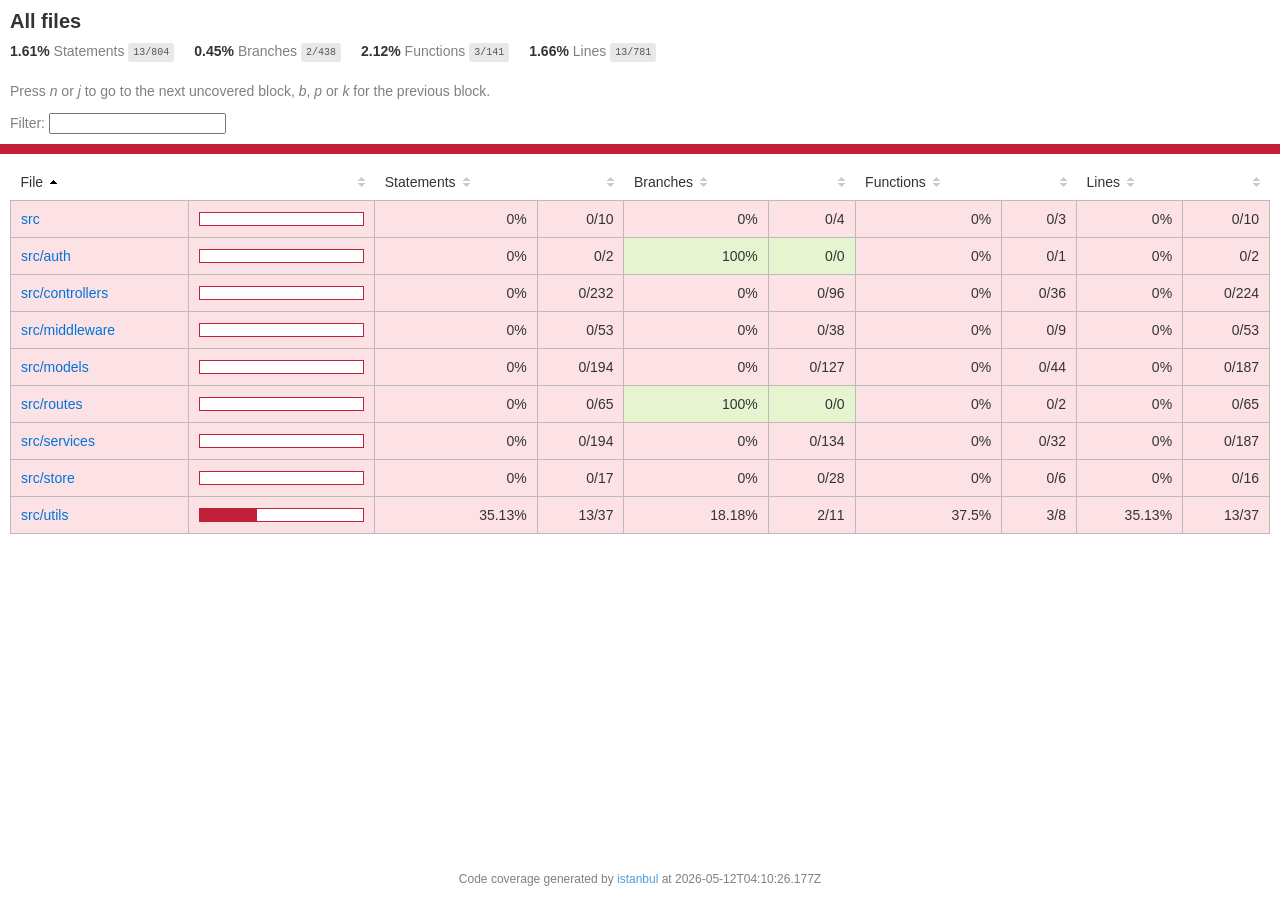
<file: BACKEND/server/coverage/lcov-report/index.html>
<!doctype html>
<html lang="en">

<head>
    <title>Code coverage report for All files</title>
    <meta charset="utf-8" />
    <link rel="stylesheet" href="prettify.css" />
    <link rel="stylesheet" href="base.css" />
    <link rel="shortcut icon" type="image/x-icon" href="favicon.png" />
    <meta name="viewport" content="width=device-width, initial-scale=1" />
    <style type='text/css'>
        .coverage-summary .sorter {
            background-image: url(sort-arrow-sprite.png);
        }
    </style>
</head>
    
<body>
<div class='wrapper'>
    <div class='pad1'>
        <h1>All files</h1>
        <div class='clearfix'>
            
            <div class='fl pad1y space-right2'>
                <span class="strong">1.61% </span>
                <span class="quiet">Statements</span>
                <span class='fraction'>13/804</span>
            </div>
        
            
            <div class='fl pad1y space-right2'>
                <span class="strong">0.45% </span>
                <span class="quiet">Branches</span>
                <span class='fraction'>2/438</span>
            </div>
        
            
            <div class='fl pad1y space-right2'>
                <span class="strong">2.12% </span>
                <span class="quiet">Functions</span>
                <span class='fraction'>3/141</span>
            </div>
        
            
            <div class='fl pad1y space-right2'>
                <span class="strong">1.66% </span>
                <span class="quiet">Lines</span>
                <span class='fraction'>13/781</span>
            </div>
        
            
        </div>
        <p class="quiet">
            Press <em>n</em> or <em>j</em> to go to the next uncovered block, <em>b</em>, <em>p</em> or <em>k</em> for the previous block.
        </p>
        <template id="filterTemplate">
            <div class="quiet">
                Filter:
                <input type="search" id="fileSearch">
            </div>
        </template>
    </div>
    <div class='status-line low'></div>
    <div class="pad1">
<table class="coverage-summary">
<thead>
<tr>
   <th data-col="file" data-fmt="html" data-html="true" class="file">File</th>
   <th data-col="pic" data-type="number" data-fmt="html" data-html="true" class="pic"></th>
   <th data-col="statements" data-type="number" data-fmt="pct" class="pct">Statements</th>
   <th data-col="statements_raw" data-type="number" data-fmt="html" class="abs"></th>
   <th data-col="branches" data-type="number" data-fmt="pct" class="pct">Branches</th>
   <th data-col="branches_raw" data-type="number" data-fmt="html" class="abs"></th>
   <th data-col="functions" data-type="number" data-fmt="pct" class="pct">Functions</th>
   <th data-col="functions_raw" data-type="number" data-fmt="html" class="abs"></th>
   <th data-col="lines" data-type="number" data-fmt="pct" class="pct">Lines</th>
   <th data-col="lines_raw" data-type="number" data-fmt="html" class="abs"></th>
</tr>
</thead>
<tbody><tr>
	<td class="file low" data-value="src"><a href="src/index.html">src</a></td>
	<td data-value="0" class="pic low">
	<div class="chart"><div class="cover-fill" style="width: 0%"></div><div class="cover-empty" style="width: 100%"></div></div>
	</td>
	<td data-value="0" class="pct low">0%</td>
	<td data-value="10" class="abs low">0/10</td>
	<td data-value="0" class="pct low">0%</td>
	<td data-value="4" class="abs low">0/4</td>
	<td data-value="0" class="pct low">0%</td>
	<td data-value="3" class="abs low">0/3</td>
	<td data-value="0" class="pct low">0%</td>
	<td data-value="10" class="abs low">0/10</td>
	</tr>

<tr>
	<td class="file low" data-value="src/auth"><a href="src/auth/index.html">src/auth</a></td>
	<td data-value="0" class="pic low">
	<div class="chart"><div class="cover-fill" style="width: 0%"></div><div class="cover-empty" style="width: 100%"></div></div>
	</td>
	<td data-value="0" class="pct low">0%</td>
	<td data-value="2" class="abs low">0/2</td>
	<td data-value="100" class="pct high">100%</td>
	<td data-value="0" class="abs high">0/0</td>
	<td data-value="0" class="pct low">0%</td>
	<td data-value="1" class="abs low">0/1</td>
	<td data-value="0" class="pct low">0%</td>
	<td data-value="2" class="abs low">0/2</td>
	</tr>

<tr>
	<td class="file low" data-value="src/controllers"><a href="src/controllers/index.html">src/controllers</a></td>
	<td data-value="0" class="pic low">
	<div class="chart"><div class="cover-fill" style="width: 0%"></div><div class="cover-empty" style="width: 100%"></div></div>
	</td>
	<td data-value="0" class="pct low">0%</td>
	<td data-value="232" class="abs low">0/232</td>
	<td data-value="0" class="pct low">0%</td>
	<td data-value="96" class="abs low">0/96</td>
	<td data-value="0" class="pct low">0%</td>
	<td data-value="36" class="abs low">0/36</td>
	<td data-value="0" class="pct low">0%</td>
	<td data-value="224" class="abs low">0/224</td>
	</tr>

<tr>
	<td class="file low" data-value="src/middleware"><a href="src/middleware/index.html">src/middleware</a></td>
	<td data-value="0" class="pic low">
	<div class="chart"><div class="cover-fill" style="width: 0%"></div><div class="cover-empty" style="width: 100%"></div></div>
	</td>
	<td data-value="0" class="pct low">0%</td>
	<td data-value="53" class="abs low">0/53</td>
	<td data-value="0" class="pct low">0%</td>
	<td data-value="38" class="abs low">0/38</td>
	<td data-value="0" class="pct low">0%</td>
	<td data-value="9" class="abs low">0/9</td>
	<td data-value="0" class="pct low">0%</td>
	<td data-value="53" class="abs low">0/53</td>
	</tr>

<tr>
	<td class="file low" data-value="src/models"><a href="src/models/index.html">src/models</a></td>
	<td data-value="0" class="pic low">
	<div class="chart"><div class="cover-fill" style="width: 0%"></div><div class="cover-empty" style="width: 100%"></div></div>
	</td>
	<td data-value="0" class="pct low">0%</td>
	<td data-value="194" class="abs low">0/194</td>
	<td data-value="0" class="pct low">0%</td>
	<td data-value="127" class="abs low">0/127</td>
	<td data-value="0" class="pct low">0%</td>
	<td data-value="44" class="abs low">0/44</td>
	<td data-value="0" class="pct low">0%</td>
	<td data-value="187" class="abs low">0/187</td>
	</tr>

<tr>
	<td class="file low" data-value="src/routes"><a href="src/routes/index.html">src/routes</a></td>
	<td data-value="0" class="pic low">
	<div class="chart"><div class="cover-fill" style="width: 0%"></div><div class="cover-empty" style="width: 100%"></div></div>
	</td>
	<td data-value="0" class="pct low">0%</td>
	<td data-value="65" class="abs low">0/65</td>
	<td data-value="100" class="pct high">100%</td>
	<td data-value="0" class="abs high">0/0</td>
	<td data-value="0" class="pct low">0%</td>
	<td data-value="2" class="abs low">0/2</td>
	<td data-value="0" class="pct low">0%</td>
	<td data-value="65" class="abs low">0/65</td>
	</tr>

<tr>
	<td class="file low" data-value="src/services"><a href="src/services/index.html">src/services</a></td>
	<td data-value="0" class="pic low">
	<div class="chart"><div class="cover-fill" style="width: 0%"></div><div class="cover-empty" style="width: 100%"></div></div>
	</td>
	<td data-value="0" class="pct low">0%</td>
	<td data-value="194" class="abs low">0/194</td>
	<td data-value="0" class="pct low">0%</td>
	<td data-value="134" class="abs low">0/134</td>
	<td data-value="0" class="pct low">0%</td>
	<td data-value="32" class="abs low">0/32</td>
	<td data-value="0" class="pct low">0%</td>
	<td data-value="187" class="abs low">0/187</td>
	</tr>

<tr>
	<td class="file low" data-value="src/store"><a href="src/store/index.html">src/store</a></td>
	<td data-value="0" class="pic low">
	<div class="chart"><div class="cover-fill" style="width: 0%"></div><div class="cover-empty" style="width: 100%"></div></div>
	</td>
	<td data-value="0" class="pct low">0%</td>
	<td data-value="17" class="abs low">0/17</td>
	<td data-value="0" class="pct low">0%</td>
	<td data-value="28" class="abs low">0/28</td>
	<td data-value="0" class="pct low">0%</td>
	<td data-value="6" class="abs low">0/6</td>
	<td data-value="0" class="pct low">0%</td>
	<td data-value="16" class="abs low">0/16</td>
	</tr>

<tr>
	<td class="file low" data-value="src/utils"><a href="src/utils/index.html">src/utils</a></td>
	<td data-value="35.13" class="pic low">
	<div class="chart"><div class="cover-fill" style="width: 35%"></div><div class="cover-empty" style="width: 65%"></div></div>
	</td>
	<td data-value="35.13" class="pct low">35.13%</td>
	<td data-value="37" class="abs low">13/37</td>
	<td data-value="18.18" class="pct low">18.18%</td>
	<td data-value="11" class="abs low">2/11</td>
	<td data-value="37.5" class="pct low">37.5%</td>
	<td data-value="8" class="abs low">3/8</td>
	<td data-value="35.13" class="pct low">35.13%</td>
	<td data-value="37" class="abs low">13/37</td>
	</tr>

</tbody>
</table>
</div>
                <div class='push'></div><!-- for sticky footer -->
            </div><!-- /wrapper -->
            <div class='footer quiet pad2 space-top1 center small'>
                Code coverage generated by
                <a href="https://istanbul.js.org/" target="_blank" rel="noopener noreferrer">istanbul</a>
                at 2026-05-12T04:10:26.177Z
            </div>
        <script src="prettify.js"></script>
        <script>
            window.onload = function () {
                prettyPrint();
            };
        </script>
        <script src="sorter.js"></script>
        <script src="block-navigation.js"></script>
    </body>
</html>
</file>
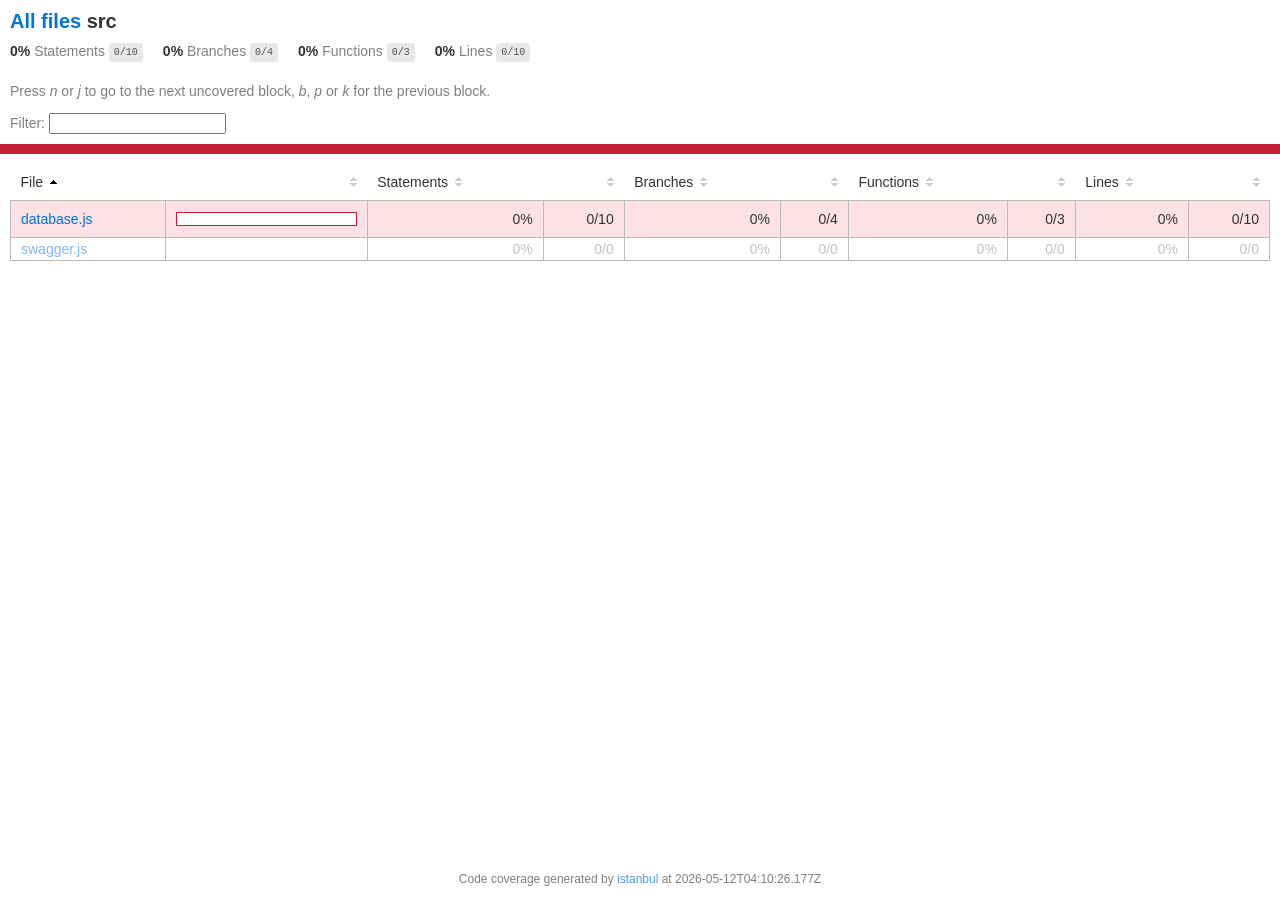
<file: BACKEND/server/coverage/lcov-report/src/index.html>
<!doctype html>
<html lang="en">

<head>
    <title>Code coverage report for src</title>
    <meta charset="utf-8" />
    <link rel="stylesheet" href="../prettify.css" />
    <link rel="stylesheet" href="../base.css" />
    <link rel="shortcut icon" type="image/x-icon" href="../favicon.png" />
    <meta name="viewport" content="width=device-width, initial-scale=1" />
    <style type='text/css'>
        .coverage-summary .sorter {
            background-image: url(../sort-arrow-sprite.png);
        }
    </style>
</head>
    
<body>
<div class='wrapper'>
    <div class='pad1'>
        <h1><a href="../index.html">All files</a> src</h1>
        <div class='clearfix'>
            
            <div class='fl pad1y space-right2'>
                <span class="strong">0% </span>
                <span class="quiet">Statements</span>
                <span class='fraction'>0/10</span>
            </div>
        
            
            <div class='fl pad1y space-right2'>
                <span class="strong">0% </span>
                <span class="quiet">Branches</span>
                <span class='fraction'>0/4</span>
            </div>
        
            
            <div class='fl pad1y space-right2'>
                <span class="strong">0% </span>
                <span class="quiet">Functions</span>
                <span class='fraction'>0/3</span>
            </div>
        
            
            <div class='fl pad1y space-right2'>
                <span class="strong">0% </span>
                <span class="quiet">Lines</span>
                <span class='fraction'>0/10</span>
            </div>
        
            
        </div>
        <p class="quiet">
            Press <em>n</em> or <em>j</em> to go to the next uncovered block, <em>b</em>, <em>p</em> or <em>k</em> for the previous block.
        </p>
        <template id="filterTemplate">
            <div class="quiet">
                Filter:
                <input type="search" id="fileSearch">
            </div>
        </template>
    </div>
    <div class='status-line low'></div>
    <div class="pad1">
<table class="coverage-summary">
<thead>
<tr>
   <th data-col="file" data-fmt="html" data-html="true" class="file">File</th>
   <th data-col="pic" data-type="number" data-fmt="html" data-html="true" class="pic"></th>
   <th data-col="statements" data-type="number" data-fmt="pct" class="pct">Statements</th>
   <th data-col="statements_raw" data-type="number" data-fmt="html" class="abs"></th>
   <th data-col="branches" data-type="number" data-fmt="pct" class="pct">Branches</th>
   <th data-col="branches_raw" data-type="number" data-fmt="html" class="abs"></th>
   <th data-col="functions" data-type="number" data-fmt="pct" class="pct">Functions</th>
   <th data-col="functions_raw" data-type="number" data-fmt="html" class="abs"></th>
   <th data-col="lines" data-type="number" data-fmt="pct" class="pct">Lines</th>
   <th data-col="lines_raw" data-type="number" data-fmt="html" class="abs"></th>
</tr>
</thead>
<tbody><tr>
	<td class="file low" data-value="database.js"><a href="database.js.html">database.js</a></td>
	<td data-value="0" class="pic low">
	<div class="chart"><div class="cover-fill" style="width: 0%"></div><div class="cover-empty" style="width: 100%"></div></div>
	</td>
	<td data-value="0" class="pct low">0%</td>
	<td data-value="10" class="abs low">0/10</td>
	<td data-value="0" class="pct low">0%</td>
	<td data-value="4" class="abs low">0/4</td>
	<td data-value="0" class="pct low">0%</td>
	<td data-value="3" class="abs low">0/3</td>
	<td data-value="0" class="pct low">0%</td>
	<td data-value="10" class="abs low">0/10</td>
	</tr>

<tr>
	<td class="file empty" data-value="swagger.js"><a href="swagger.js.html">swagger.js</a></td>
	<td data-value="0" class="pic empty">
	<div class="chart"><div class="cover-fill" style="width: 0%"></div><div class="cover-empty" style="width: 100%"></div></div>
	</td>
	<td data-value="0" class="pct empty">0%</td>
	<td data-value="0" class="abs empty">0/0</td>
	<td data-value="0" class="pct empty">0%</td>
	<td data-value="0" class="abs empty">0/0</td>
	<td data-value="0" class="pct empty">0%</td>
	<td data-value="0" class="abs empty">0/0</td>
	<td data-value="0" class="pct empty">0%</td>
	<td data-value="0" class="abs empty">0/0</td>
	</tr>

</tbody>
</table>
</div>
                <div class='push'></div><!-- for sticky footer -->
            </div><!-- /wrapper -->
            <div class='footer quiet pad2 space-top1 center small'>
                Code coverage generated by
                <a href="https://istanbul.js.org/" target="_blank" rel="noopener noreferrer">istanbul</a>
                at 2026-05-12T04:10:26.177Z
            </div>
        <script src="../prettify.js"></script>
        <script>
            window.onload = function () {
                prettyPrint();
            };
        </script>
        <script src="../sorter.js"></script>
        <script src="../block-navigation.js"></script>
    </body>
</html>
</file>
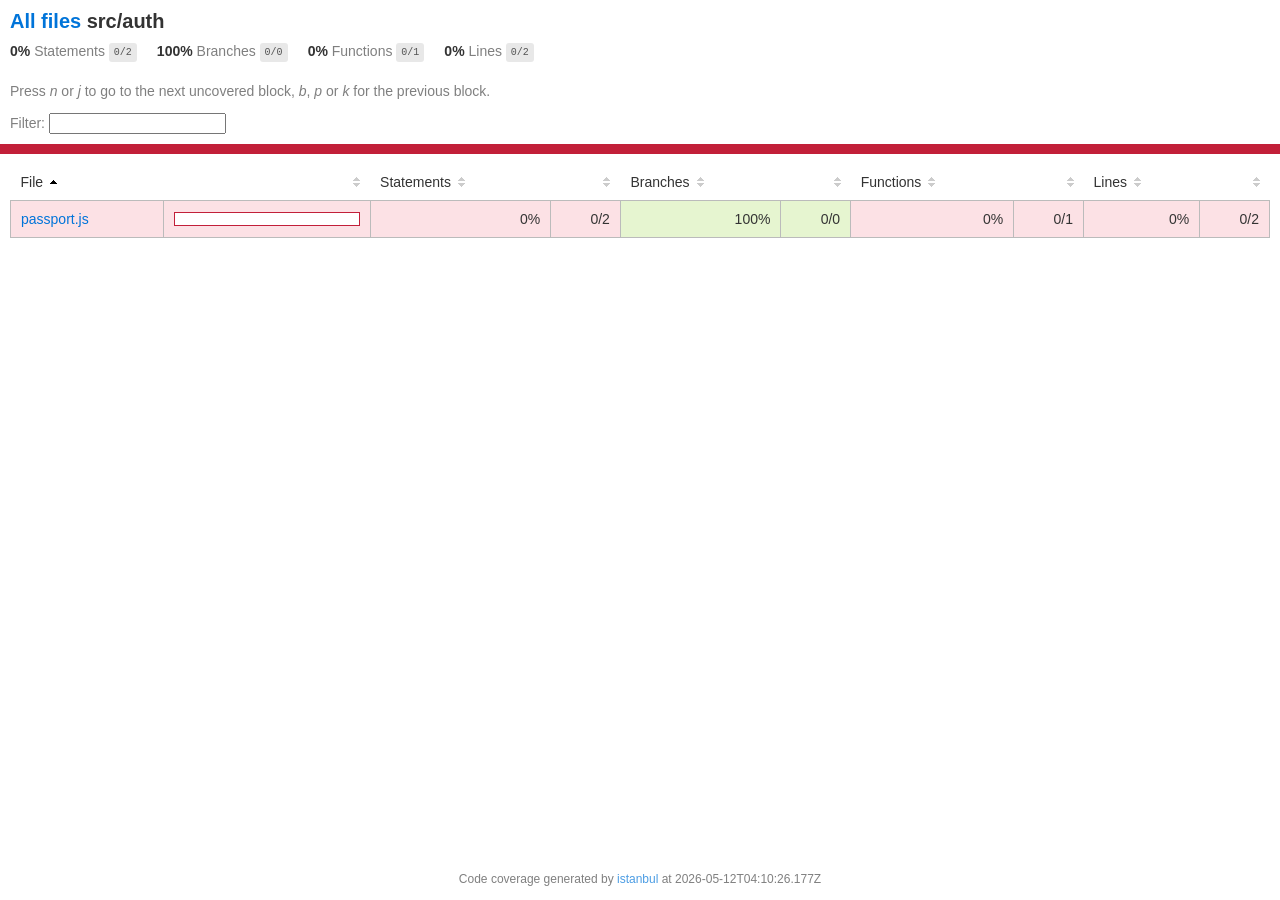
<file: BACKEND/server/coverage/lcov-report/src/auth/index.html>
<!doctype html>
<html lang="en">

<head>
    <title>Code coverage report for src/auth</title>
    <meta charset="utf-8" />
    <link rel="stylesheet" href="../../prettify.css" />
    <link rel="stylesheet" href="../../base.css" />
    <link rel="shortcut icon" type="image/x-icon" href="../../favicon.png" />
    <meta name="viewport" content="width=device-width, initial-scale=1" />
    <style type='text/css'>
        .coverage-summary .sorter {
            background-image: url(../../sort-arrow-sprite.png);
        }
    </style>
</head>
    
<body>
<div class='wrapper'>
    <div class='pad1'>
        <h1><a href="../../index.html">All files</a> src/auth</h1>
        <div class='clearfix'>
            
            <div class='fl pad1y space-right2'>
                <span class="strong">0% </span>
                <span class="quiet">Statements</span>
                <span class='fraction'>0/2</span>
            </div>
        
            
            <div class='fl pad1y space-right2'>
                <span class="strong">100% </span>
                <span class="quiet">Branches</span>
                <span class='fraction'>0/0</span>
            </div>
        
            
            <div class='fl pad1y space-right2'>
                <span class="strong">0% </span>
                <span class="quiet">Functions</span>
                <span class='fraction'>0/1</span>
            </div>
        
            
            <div class='fl pad1y space-right2'>
                <span class="strong">0% </span>
                <span class="quiet">Lines</span>
                <span class='fraction'>0/2</span>
            </div>
        
            
        </div>
        <p class="quiet">
            Press <em>n</em> or <em>j</em> to go to the next uncovered block, <em>b</em>, <em>p</em> or <em>k</em> for the previous block.
        </p>
        <template id="filterTemplate">
            <div class="quiet">
                Filter:
                <input type="search" id="fileSearch">
            </div>
        </template>
    </div>
    <div class='status-line low'></div>
    <div class="pad1">
<table class="coverage-summary">
<thead>
<tr>
   <th data-col="file" data-fmt="html" data-html="true" class="file">File</th>
   <th data-col="pic" data-type="number" data-fmt="html" data-html="true" class="pic"></th>
   <th data-col="statements" data-type="number" data-fmt="pct" class="pct">Statements</th>
   <th data-col="statements_raw" data-type="number" data-fmt="html" class="abs"></th>
   <th data-col="branches" data-type="number" data-fmt="pct" class="pct">Branches</th>
   <th data-col="branches_raw" data-type="number" data-fmt="html" class="abs"></th>
   <th data-col="functions" data-type="number" data-fmt="pct" class="pct">Functions</th>
   <th data-col="functions_raw" data-type="number" data-fmt="html" class="abs"></th>
   <th data-col="lines" data-type="number" data-fmt="pct" class="pct">Lines</th>
   <th data-col="lines_raw" data-type="number" data-fmt="html" class="abs"></th>
</tr>
</thead>
<tbody><tr>
	<td class="file low" data-value="passport.js"><a href="passport.js.html">passport.js</a></td>
	<td data-value="0" class="pic low">
	<div class="chart"><div class="cover-fill" style="width: 0%"></div><div class="cover-empty" style="width: 100%"></div></div>
	</td>
	<td data-value="0" class="pct low">0%</td>
	<td data-value="2" class="abs low">0/2</td>
	<td data-value="100" class="pct high">100%</td>
	<td data-value="0" class="abs high">0/0</td>
	<td data-value="0" class="pct low">0%</td>
	<td data-value="1" class="abs low">0/1</td>
	<td data-value="0" class="pct low">0%</td>
	<td data-value="2" class="abs low">0/2</td>
	</tr>

</tbody>
</table>
</div>
                <div class='push'></div><!-- for sticky footer -->
            </div><!-- /wrapper -->
            <div class='footer quiet pad2 space-top1 center small'>
                Code coverage generated by
                <a href="https://istanbul.js.org/" target="_blank" rel="noopener noreferrer">istanbul</a>
                at 2026-05-12T04:10:26.177Z
            </div>
        <script src="../../prettify.js"></script>
        <script>
            window.onload = function () {
                prettyPrint();
            };
        </script>
        <script src="../../sorter.js"></script>
        <script src="../../block-navigation.js"></script>
    </body>
</html>
</file>
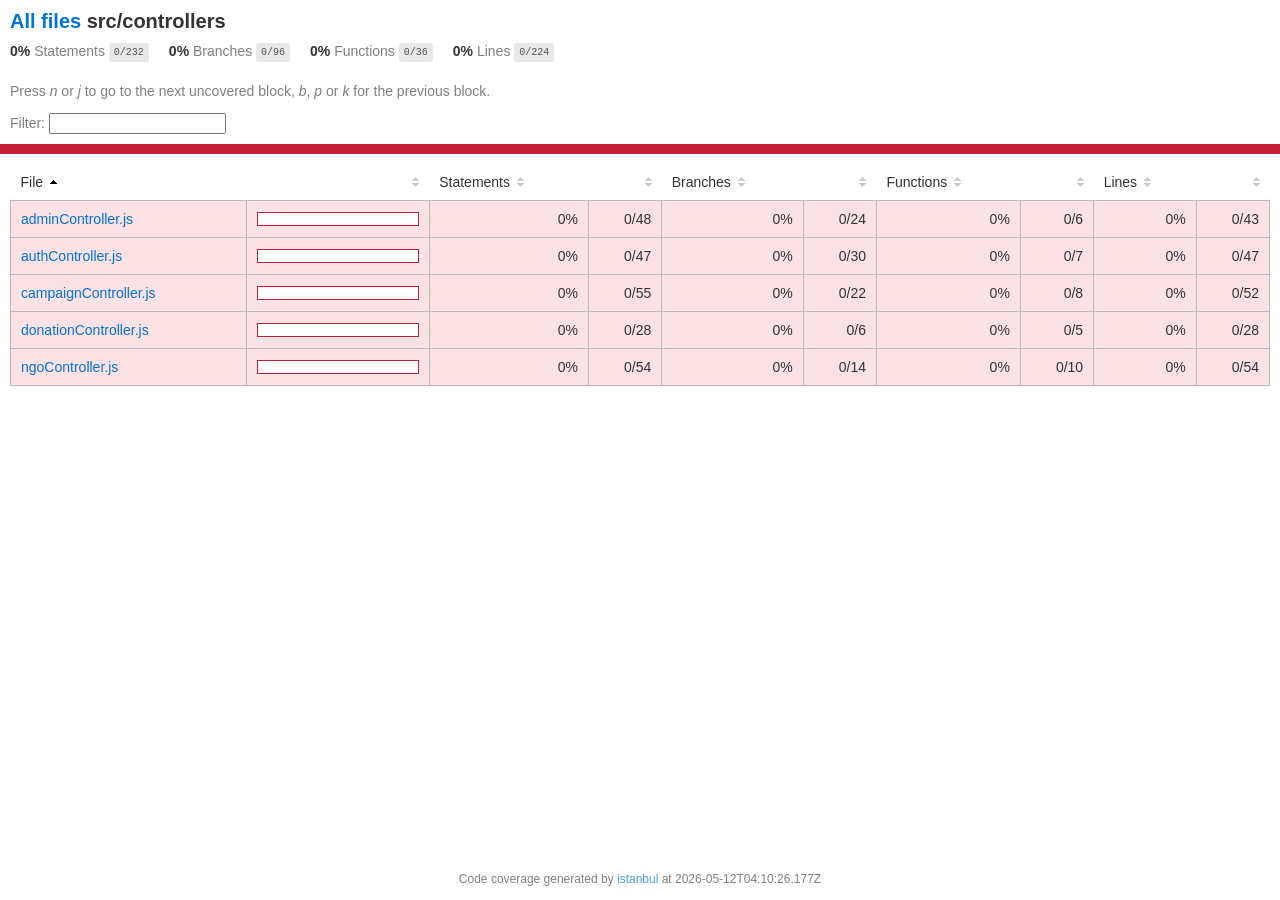
<file: BACKEND/server/coverage/lcov-report/src/controllers/index.html>
<!doctype html>
<html lang="en">

<head>
    <title>Code coverage report for src/controllers</title>
    <meta charset="utf-8" />
    <link rel="stylesheet" href="../../prettify.css" />
    <link rel="stylesheet" href="../../base.css" />
    <link rel="shortcut icon" type="image/x-icon" href="../../favicon.png" />
    <meta name="viewport" content="width=device-width, initial-scale=1" />
    <style type='text/css'>
        .coverage-summary .sorter {
            background-image: url(../../sort-arrow-sprite.png);
        }
    </style>
</head>
    
<body>
<div class='wrapper'>
    <div class='pad1'>
        <h1><a href="../../index.html">All files</a> src/controllers</h1>
        <div class='clearfix'>
            
            <div class='fl pad1y space-right2'>
                <span class="strong">0% </span>
                <span class="quiet">Statements</span>
                <span class='fraction'>0/232</span>
            </div>
        
            
            <div class='fl pad1y space-right2'>
                <span class="strong">0% </span>
                <span class="quiet">Branches</span>
                <span class='fraction'>0/96</span>
            </div>
        
            
            <div class='fl pad1y space-right2'>
                <span class="strong">0% </span>
                <span class="quiet">Functions</span>
                <span class='fraction'>0/36</span>
            </div>
        
            
            <div class='fl pad1y space-right2'>
                <span class="strong">0% </span>
                <span class="quiet">Lines</span>
                <span class='fraction'>0/224</span>
            </div>
        
            
        </div>
        <p class="quiet">
            Press <em>n</em> or <em>j</em> to go to the next uncovered block, <em>b</em>, <em>p</em> or <em>k</em> for the previous block.
        </p>
        <template id="filterTemplate">
            <div class="quiet">
                Filter:
                <input type="search" id="fileSearch">
            </div>
        </template>
    </div>
    <div class='status-line low'></div>
    <div class="pad1">
<table class="coverage-summary">
<thead>
<tr>
   <th data-col="file" data-fmt="html" data-html="true" class="file">File</th>
   <th data-col="pic" data-type="number" data-fmt="html" data-html="true" class="pic"></th>
   <th data-col="statements" data-type="number" data-fmt="pct" class="pct">Statements</th>
   <th data-col="statements_raw" data-type="number" data-fmt="html" class="abs"></th>
   <th data-col="branches" data-type="number" data-fmt="pct" class="pct">Branches</th>
   <th data-col="branches_raw" data-type="number" data-fmt="html" class="abs"></th>
   <th data-col="functions" data-type="number" data-fmt="pct" class="pct">Functions</th>
   <th data-col="functions_raw" data-type="number" data-fmt="html" class="abs"></th>
   <th data-col="lines" data-type="number" data-fmt="pct" class="pct">Lines</th>
   <th data-col="lines_raw" data-type="number" data-fmt="html" class="abs"></th>
</tr>
</thead>
<tbody><tr>
	<td class="file low" data-value="adminController.js"><a href="adminController.js.html">adminController.js</a></td>
	<td data-value="0" class="pic low">
	<div class="chart"><div class="cover-fill" style="width: 0%"></div><div class="cover-empty" style="width: 100%"></div></div>
	</td>
	<td data-value="0" class="pct low">0%</td>
	<td data-value="48" class="abs low">0/48</td>
	<td data-value="0" class="pct low">0%</td>
	<td data-value="24" class="abs low">0/24</td>
	<td data-value="0" class="pct low">0%</td>
	<td data-value="6" class="abs low">0/6</td>
	<td data-value="0" class="pct low">0%</td>
	<td data-value="43" class="abs low">0/43</td>
	</tr>

<tr>
	<td class="file low" data-value="authController.js"><a href="authController.js.html">authController.js</a></td>
	<td data-value="0" class="pic low">
	<div class="chart"><div class="cover-fill" style="width: 0%"></div><div class="cover-empty" style="width: 100%"></div></div>
	</td>
	<td data-value="0" class="pct low">0%</td>
	<td data-value="47" class="abs low">0/47</td>
	<td data-value="0" class="pct low">0%</td>
	<td data-value="30" class="abs low">0/30</td>
	<td data-value="0" class="pct low">0%</td>
	<td data-value="7" class="abs low">0/7</td>
	<td data-value="0" class="pct low">0%</td>
	<td data-value="47" class="abs low">0/47</td>
	</tr>

<tr>
	<td class="file low" data-value="campaignController.js"><a href="campaignController.js.html">campaignController.js</a></td>
	<td data-value="0" class="pic low">
	<div class="chart"><div class="cover-fill" style="width: 0%"></div><div class="cover-empty" style="width: 100%"></div></div>
	</td>
	<td data-value="0" class="pct low">0%</td>
	<td data-value="55" class="abs low">0/55</td>
	<td data-value="0" class="pct low">0%</td>
	<td data-value="22" class="abs low">0/22</td>
	<td data-value="0" class="pct low">0%</td>
	<td data-value="8" class="abs low">0/8</td>
	<td data-value="0" class="pct low">0%</td>
	<td data-value="52" class="abs low">0/52</td>
	</tr>

<tr>
	<td class="file low" data-value="donationController.js"><a href="donationController.js.html">donationController.js</a></td>
	<td data-value="0" class="pic low">
	<div class="chart"><div class="cover-fill" style="width: 0%"></div><div class="cover-empty" style="width: 100%"></div></div>
	</td>
	<td data-value="0" class="pct low">0%</td>
	<td data-value="28" class="abs low">0/28</td>
	<td data-value="0" class="pct low">0%</td>
	<td data-value="6" class="abs low">0/6</td>
	<td data-value="0" class="pct low">0%</td>
	<td data-value="5" class="abs low">0/5</td>
	<td data-value="0" class="pct low">0%</td>
	<td data-value="28" class="abs low">0/28</td>
	</tr>

<tr>
	<td class="file low" data-value="ngoController.js"><a href="ngoController.js.html">ngoController.js</a></td>
	<td data-value="0" class="pic low">
	<div class="chart"><div class="cover-fill" style="width: 0%"></div><div class="cover-empty" style="width: 100%"></div></div>
	</td>
	<td data-value="0" class="pct low">0%</td>
	<td data-value="54" class="abs low">0/54</td>
	<td data-value="0" class="pct low">0%</td>
	<td data-value="14" class="abs low">0/14</td>
	<td data-value="0" class="pct low">0%</td>
	<td data-value="10" class="abs low">0/10</td>
	<td data-value="0" class="pct low">0%</td>
	<td data-value="54" class="abs low">0/54</td>
	</tr>

</tbody>
</table>
</div>
                <div class='push'></div><!-- for sticky footer -->
            </div><!-- /wrapper -->
            <div class='footer quiet pad2 space-top1 center small'>
                Code coverage generated by
                <a href="https://istanbul.js.org/" target="_blank" rel="noopener noreferrer">istanbul</a>
                at 2026-05-12T04:10:26.177Z
            </div>
        <script src="../../prettify.js"></script>
        <script>
            window.onload = function () {
                prettyPrint();
            };
        </script>
        <script src="../../sorter.js"></script>
        <script src="../../block-navigation.js"></script>
    </body>
</html>
</file>
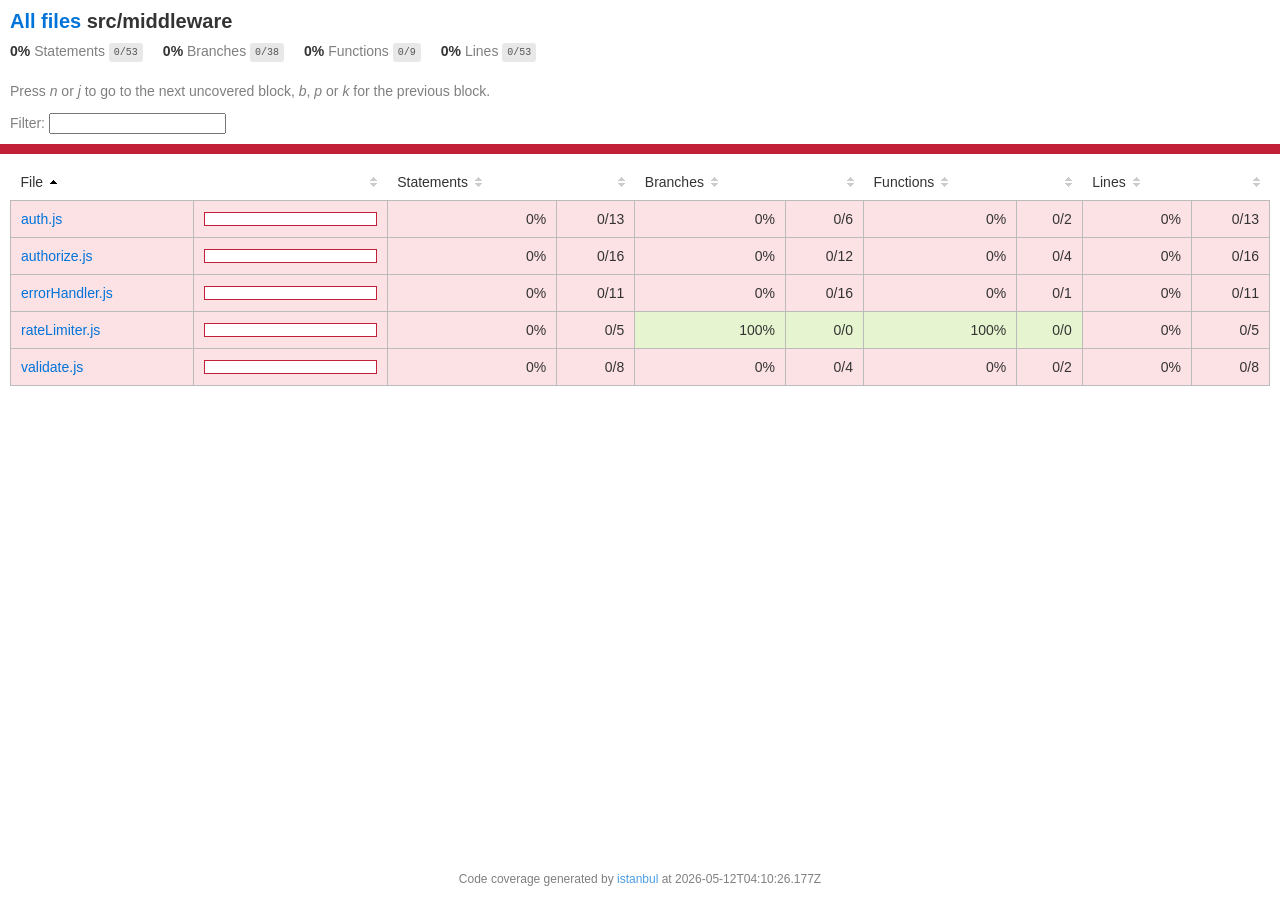
<file: BACKEND/server/coverage/lcov-report/src/middleware/index.html>
<!doctype html>
<html lang="en">

<head>
    <title>Code coverage report for src/middleware</title>
    <meta charset="utf-8" />
    <link rel="stylesheet" href="../../prettify.css" />
    <link rel="stylesheet" href="../../base.css" />
    <link rel="shortcut icon" type="image/x-icon" href="../../favicon.png" />
    <meta name="viewport" content="width=device-width, initial-scale=1" />
    <style type='text/css'>
        .coverage-summary .sorter {
            background-image: url(../../sort-arrow-sprite.png);
        }
    </style>
</head>
    
<body>
<div class='wrapper'>
    <div class='pad1'>
        <h1><a href="../../index.html">All files</a> src/middleware</h1>
        <div class='clearfix'>
            
            <div class='fl pad1y space-right2'>
                <span class="strong">0% </span>
                <span class="quiet">Statements</span>
                <span class='fraction'>0/53</span>
            </div>
        
            
            <div class='fl pad1y space-right2'>
                <span class="strong">0% </span>
                <span class="quiet">Branches</span>
                <span class='fraction'>0/38</span>
            </div>
        
            
            <div class='fl pad1y space-right2'>
                <span class="strong">0% </span>
                <span class="quiet">Functions</span>
                <span class='fraction'>0/9</span>
            </div>
        
            
            <div class='fl pad1y space-right2'>
                <span class="strong">0% </span>
                <span class="quiet">Lines</span>
                <span class='fraction'>0/53</span>
            </div>
        
            
        </div>
        <p class="quiet">
            Press <em>n</em> or <em>j</em> to go to the next uncovered block, <em>b</em>, <em>p</em> or <em>k</em> for the previous block.
        </p>
        <template id="filterTemplate">
            <div class="quiet">
                Filter:
                <input type="search" id="fileSearch">
            </div>
        </template>
    </div>
    <div class='status-line low'></div>
    <div class="pad1">
<table class="coverage-summary">
<thead>
<tr>
   <th data-col="file" data-fmt="html" data-html="true" class="file">File</th>
   <th data-col="pic" data-type="number" data-fmt="html" data-html="true" class="pic"></th>
   <th data-col="statements" data-type="number" data-fmt="pct" class="pct">Statements</th>
   <th data-col="statements_raw" data-type="number" data-fmt="html" class="abs"></th>
   <th data-col="branches" data-type="number" data-fmt="pct" class="pct">Branches</th>
   <th data-col="branches_raw" data-type="number" data-fmt="html" class="abs"></th>
   <th data-col="functions" data-type="number" data-fmt="pct" class="pct">Functions</th>
   <th data-col="functions_raw" data-type="number" data-fmt="html" class="abs"></th>
   <th data-col="lines" data-type="number" data-fmt="pct" class="pct">Lines</th>
   <th data-col="lines_raw" data-type="number" data-fmt="html" class="abs"></th>
</tr>
</thead>
<tbody><tr>
	<td class="file low" data-value="auth.js"><a href="auth.js.html">auth.js</a></td>
	<td data-value="0" class="pic low">
	<div class="chart"><div class="cover-fill" style="width: 0%"></div><div class="cover-empty" style="width: 100%"></div></div>
	</td>
	<td data-value="0" class="pct low">0%</td>
	<td data-value="13" class="abs low">0/13</td>
	<td data-value="0" class="pct low">0%</td>
	<td data-value="6" class="abs low">0/6</td>
	<td data-value="0" class="pct low">0%</td>
	<td data-value="2" class="abs low">0/2</td>
	<td data-value="0" class="pct low">0%</td>
	<td data-value="13" class="abs low">0/13</td>
	</tr>

<tr>
	<td class="file low" data-value="authorize.js"><a href="authorize.js.html">authorize.js</a></td>
	<td data-value="0" class="pic low">
	<div class="chart"><div class="cover-fill" style="width: 0%"></div><div class="cover-empty" style="width: 100%"></div></div>
	</td>
	<td data-value="0" class="pct low">0%</td>
	<td data-value="16" class="abs low">0/16</td>
	<td data-value="0" class="pct low">0%</td>
	<td data-value="12" class="abs low">0/12</td>
	<td data-value="0" class="pct low">0%</td>
	<td data-value="4" class="abs low">0/4</td>
	<td data-value="0" class="pct low">0%</td>
	<td data-value="16" class="abs low">0/16</td>
	</tr>

<tr>
	<td class="file low" data-value="errorHandler.js"><a href="errorHandler.js.html">errorHandler.js</a></td>
	<td data-value="0" class="pic low">
	<div class="chart"><div class="cover-fill" style="width: 0%"></div><div class="cover-empty" style="width: 100%"></div></div>
	</td>
	<td data-value="0" class="pct low">0%</td>
	<td data-value="11" class="abs low">0/11</td>
	<td data-value="0" class="pct low">0%</td>
	<td data-value="16" class="abs low">0/16</td>
	<td data-value="0" class="pct low">0%</td>
	<td data-value="1" class="abs low">0/1</td>
	<td data-value="0" class="pct low">0%</td>
	<td data-value="11" class="abs low">0/11</td>
	</tr>

<tr>
	<td class="file low" data-value="rateLimiter.js"><a href="rateLimiter.js.html">rateLimiter.js</a></td>
	<td data-value="0" class="pic low">
	<div class="chart"><div class="cover-fill" style="width: 0%"></div><div class="cover-empty" style="width: 100%"></div></div>
	</td>
	<td data-value="0" class="pct low">0%</td>
	<td data-value="5" class="abs low">0/5</td>
	<td data-value="100" class="pct high">100%</td>
	<td data-value="0" class="abs high">0/0</td>
	<td data-value="100" class="pct high">100%</td>
	<td data-value="0" class="abs high">0/0</td>
	<td data-value="0" class="pct low">0%</td>
	<td data-value="5" class="abs low">0/5</td>
	</tr>

<tr>
	<td class="file low" data-value="validate.js"><a href="validate.js.html">validate.js</a></td>
	<td data-value="0" class="pic low">
	<div class="chart"><div class="cover-fill" style="width: 0%"></div><div class="cover-empty" style="width: 100%"></div></div>
	</td>
	<td data-value="0" class="pct low">0%</td>
	<td data-value="8" class="abs low">0/8</td>
	<td data-value="0" class="pct low">0%</td>
	<td data-value="4" class="abs low">0/4</td>
	<td data-value="0" class="pct low">0%</td>
	<td data-value="2" class="abs low">0/2</td>
	<td data-value="0" class="pct low">0%</td>
	<td data-value="8" class="abs low">0/8</td>
	</tr>

</tbody>
</table>
</div>
                <div class='push'></div><!-- for sticky footer -->
            </div><!-- /wrapper -->
            <div class='footer quiet pad2 space-top1 center small'>
                Code coverage generated by
                <a href="https://istanbul.js.org/" target="_blank" rel="noopener noreferrer">istanbul</a>
                at 2026-05-12T04:10:26.177Z
            </div>
        <script src="../../prettify.js"></script>
        <script>
            window.onload = function () {
                prettyPrint();
            };
        </script>
        <script src="../../sorter.js"></script>
        <script src="../../block-navigation.js"></script>
    </body>
</html>
</file>
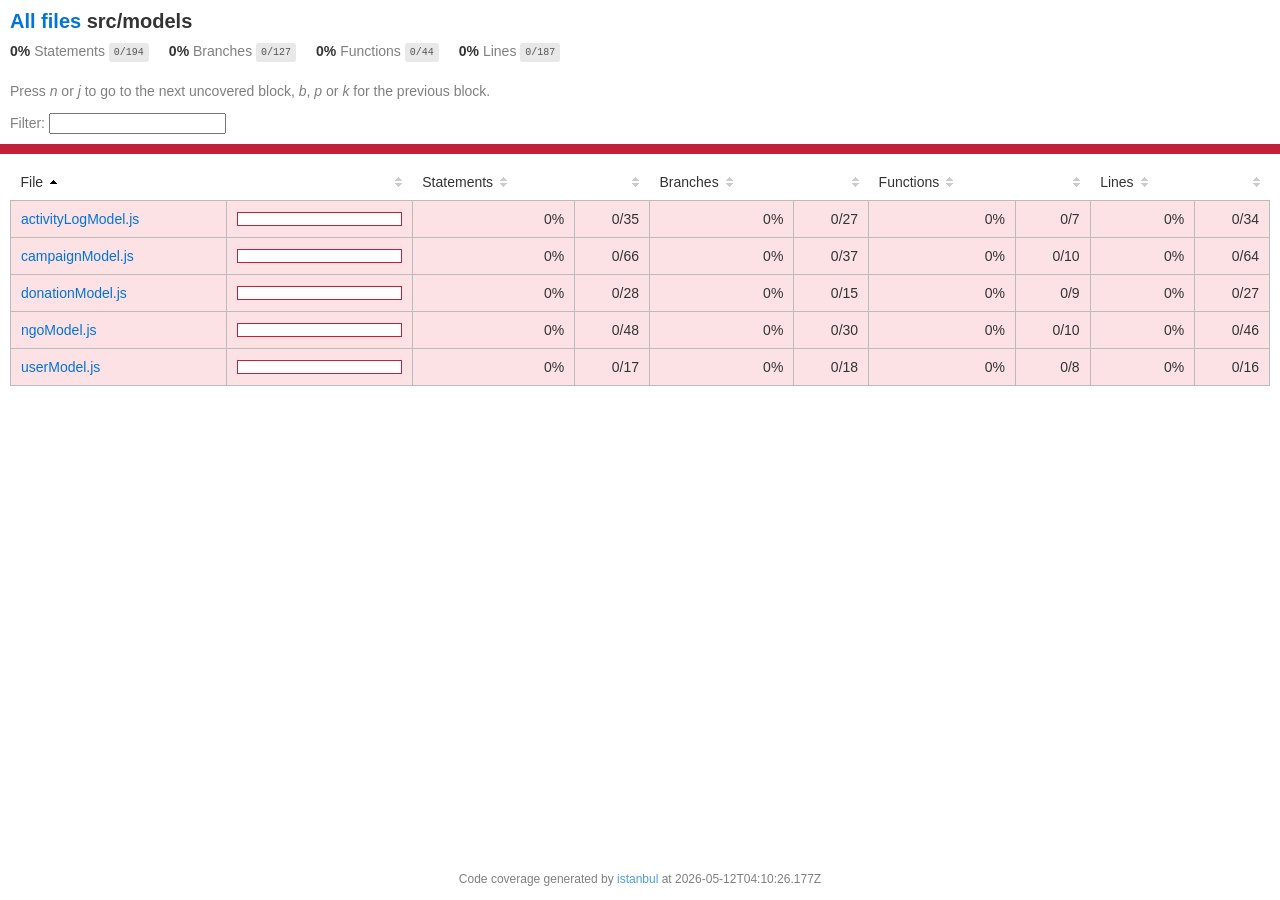
<file: BACKEND/server/coverage/lcov-report/src/models/index.html>
<!doctype html>
<html lang="en">

<head>
    <title>Code coverage report for src/models</title>
    <meta charset="utf-8" />
    <link rel="stylesheet" href="../../prettify.css" />
    <link rel="stylesheet" href="../../base.css" />
    <link rel="shortcut icon" type="image/x-icon" href="../../favicon.png" />
    <meta name="viewport" content="width=device-width, initial-scale=1" />
    <style type='text/css'>
        .coverage-summary .sorter {
            background-image: url(../../sort-arrow-sprite.png);
        }
    </style>
</head>
    
<body>
<div class='wrapper'>
    <div class='pad1'>
        <h1><a href="../../index.html">All files</a> src/models</h1>
        <div class='clearfix'>
            
            <div class='fl pad1y space-right2'>
                <span class="strong">0% </span>
                <span class="quiet">Statements</span>
                <span class='fraction'>0/194</span>
            </div>
        
            
            <div class='fl pad1y space-right2'>
                <span class="strong">0% </span>
                <span class="quiet">Branches</span>
                <span class='fraction'>0/127</span>
            </div>
        
            
            <div class='fl pad1y space-right2'>
                <span class="strong">0% </span>
                <span class="quiet">Functions</span>
                <span class='fraction'>0/44</span>
            </div>
        
            
            <div class='fl pad1y space-right2'>
                <span class="strong">0% </span>
                <span class="quiet">Lines</span>
                <span class='fraction'>0/187</span>
            </div>
        
            
        </div>
        <p class="quiet">
            Press <em>n</em> or <em>j</em> to go to the next uncovered block, <em>b</em>, <em>p</em> or <em>k</em> for the previous block.
        </p>
        <template id="filterTemplate">
            <div class="quiet">
                Filter:
                <input type="search" id="fileSearch">
            </div>
        </template>
    </div>
    <div class='status-line low'></div>
    <div class="pad1">
<table class="coverage-summary">
<thead>
<tr>
   <th data-col="file" data-fmt="html" data-html="true" class="file">File</th>
   <th data-col="pic" data-type="number" data-fmt="html" data-html="true" class="pic"></th>
   <th data-col="statements" data-type="number" data-fmt="pct" class="pct">Statements</th>
   <th data-col="statements_raw" data-type="number" data-fmt="html" class="abs"></th>
   <th data-col="branches" data-type="number" data-fmt="pct" class="pct">Branches</th>
   <th data-col="branches_raw" data-type="number" data-fmt="html" class="abs"></th>
   <th data-col="functions" data-type="number" data-fmt="pct" class="pct">Functions</th>
   <th data-col="functions_raw" data-type="number" data-fmt="html" class="abs"></th>
   <th data-col="lines" data-type="number" data-fmt="pct" class="pct">Lines</th>
   <th data-col="lines_raw" data-type="number" data-fmt="html" class="abs"></th>
</tr>
</thead>
<tbody><tr>
	<td class="file low" data-value="activityLogModel.js"><a href="activityLogModel.js.html">activityLogModel.js</a></td>
	<td data-value="0" class="pic low">
	<div class="chart"><div class="cover-fill" style="width: 0%"></div><div class="cover-empty" style="width: 100%"></div></div>
	</td>
	<td data-value="0" class="pct low">0%</td>
	<td data-value="35" class="abs low">0/35</td>
	<td data-value="0" class="pct low">0%</td>
	<td data-value="27" class="abs low">0/27</td>
	<td data-value="0" class="pct low">0%</td>
	<td data-value="7" class="abs low">0/7</td>
	<td data-value="0" class="pct low">0%</td>
	<td data-value="34" class="abs low">0/34</td>
	</tr>

<tr>
	<td class="file low" data-value="campaignModel.js"><a href="campaignModel.js.html">campaignModel.js</a></td>
	<td data-value="0" class="pic low">
	<div class="chart"><div class="cover-fill" style="width: 0%"></div><div class="cover-empty" style="width: 100%"></div></div>
	</td>
	<td data-value="0" class="pct low">0%</td>
	<td data-value="66" class="abs low">0/66</td>
	<td data-value="0" class="pct low">0%</td>
	<td data-value="37" class="abs low">0/37</td>
	<td data-value="0" class="pct low">0%</td>
	<td data-value="10" class="abs low">0/10</td>
	<td data-value="0" class="pct low">0%</td>
	<td data-value="64" class="abs low">0/64</td>
	</tr>

<tr>
	<td class="file low" data-value="donationModel.js"><a href="donationModel.js.html">donationModel.js</a></td>
	<td data-value="0" class="pic low">
	<div class="chart"><div class="cover-fill" style="width: 0%"></div><div class="cover-empty" style="width: 100%"></div></div>
	</td>
	<td data-value="0" class="pct low">0%</td>
	<td data-value="28" class="abs low">0/28</td>
	<td data-value="0" class="pct low">0%</td>
	<td data-value="15" class="abs low">0/15</td>
	<td data-value="0" class="pct low">0%</td>
	<td data-value="9" class="abs low">0/9</td>
	<td data-value="0" class="pct low">0%</td>
	<td data-value="27" class="abs low">0/27</td>
	</tr>

<tr>
	<td class="file low" data-value="ngoModel.js"><a href="ngoModel.js.html">ngoModel.js</a></td>
	<td data-value="0" class="pic low">
	<div class="chart"><div class="cover-fill" style="width: 0%"></div><div class="cover-empty" style="width: 100%"></div></div>
	</td>
	<td data-value="0" class="pct low">0%</td>
	<td data-value="48" class="abs low">0/48</td>
	<td data-value="0" class="pct low">0%</td>
	<td data-value="30" class="abs low">0/30</td>
	<td data-value="0" class="pct low">0%</td>
	<td data-value="10" class="abs low">0/10</td>
	<td data-value="0" class="pct low">0%</td>
	<td data-value="46" class="abs low">0/46</td>
	</tr>

<tr>
	<td class="file low" data-value="userModel.js"><a href="userModel.js.html">userModel.js</a></td>
	<td data-value="0" class="pic low">
	<div class="chart"><div class="cover-fill" style="width: 0%"></div><div class="cover-empty" style="width: 100%"></div></div>
	</td>
	<td data-value="0" class="pct low">0%</td>
	<td data-value="17" class="abs low">0/17</td>
	<td data-value="0" class="pct low">0%</td>
	<td data-value="18" class="abs low">0/18</td>
	<td data-value="0" class="pct low">0%</td>
	<td data-value="8" class="abs low">0/8</td>
	<td data-value="0" class="pct low">0%</td>
	<td data-value="16" class="abs low">0/16</td>
	</tr>

</tbody>
</table>
</div>
                <div class='push'></div><!-- for sticky footer -->
            </div><!-- /wrapper -->
            <div class='footer quiet pad2 space-top1 center small'>
                Code coverage generated by
                <a href="https://istanbul.js.org/" target="_blank" rel="noopener noreferrer">istanbul</a>
                at 2026-05-12T04:10:26.177Z
            </div>
        <script src="../../prettify.js"></script>
        <script>
            window.onload = function () {
                prettyPrint();
            };
        </script>
        <script src="../../sorter.js"></script>
        <script src="../../block-navigation.js"></script>
    </body>
</html>
</file>
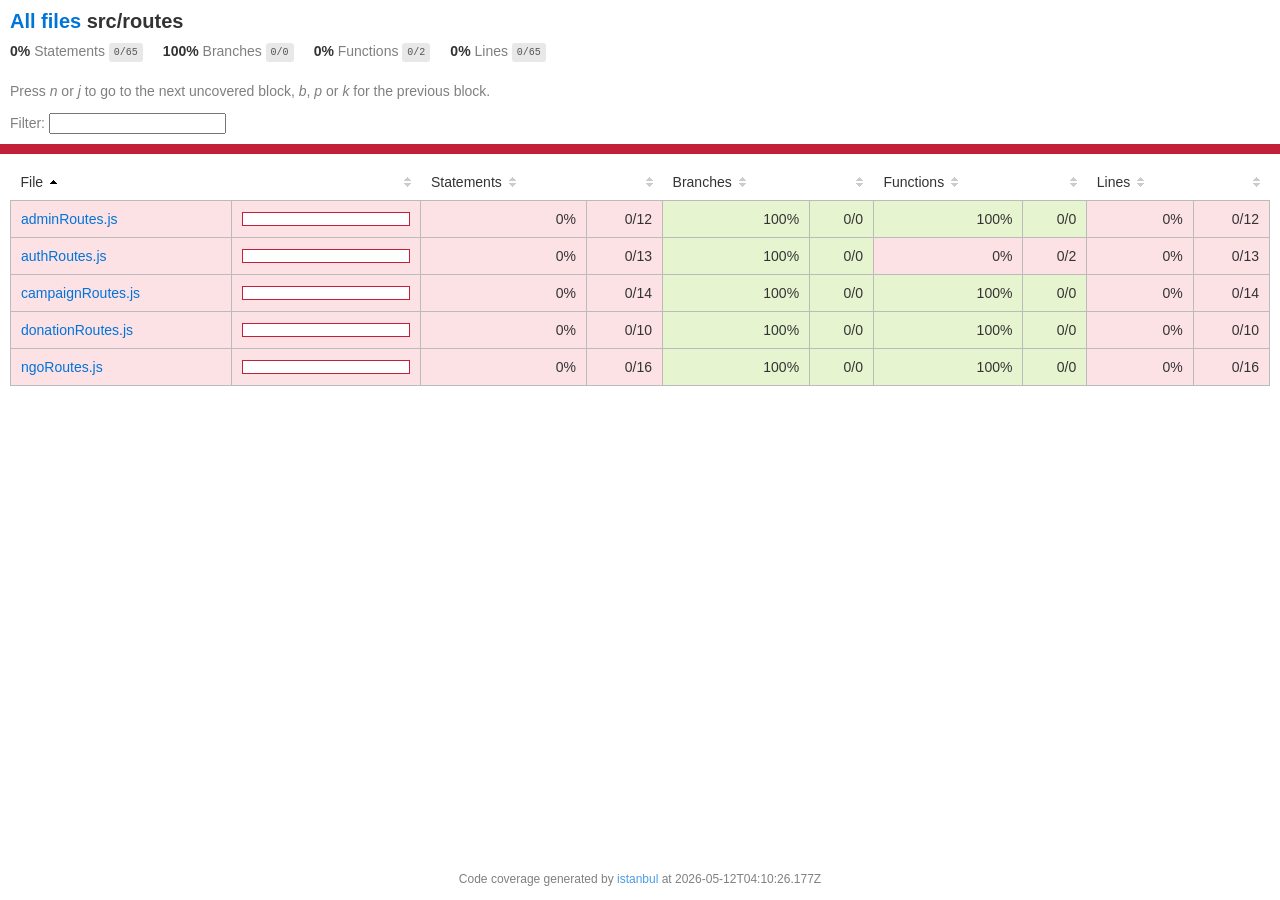
<file: BACKEND/server/coverage/lcov-report/src/routes/index.html>
<!doctype html>
<html lang="en">

<head>
    <title>Code coverage report for src/routes</title>
    <meta charset="utf-8" />
    <link rel="stylesheet" href="../../prettify.css" />
    <link rel="stylesheet" href="../../base.css" />
    <link rel="shortcut icon" type="image/x-icon" href="../../favicon.png" />
    <meta name="viewport" content="width=device-width, initial-scale=1" />
    <style type='text/css'>
        .coverage-summary .sorter {
            background-image: url(../../sort-arrow-sprite.png);
        }
    </style>
</head>
    
<body>
<div class='wrapper'>
    <div class='pad1'>
        <h1><a href="../../index.html">All files</a> src/routes</h1>
        <div class='clearfix'>
            
            <div class='fl pad1y space-right2'>
                <span class="strong">0% </span>
                <span class="quiet">Statements</span>
                <span class='fraction'>0/65</span>
            </div>
        
            
            <div class='fl pad1y space-right2'>
                <span class="strong">100% </span>
                <span class="quiet">Branches</span>
                <span class='fraction'>0/0</span>
            </div>
        
            
            <div class='fl pad1y space-right2'>
                <span class="strong">0% </span>
                <span class="quiet">Functions</span>
                <span class='fraction'>0/2</span>
            </div>
        
            
            <div class='fl pad1y space-right2'>
                <span class="strong">0% </span>
                <span class="quiet">Lines</span>
                <span class='fraction'>0/65</span>
            </div>
        
            
        </div>
        <p class="quiet">
            Press <em>n</em> or <em>j</em> to go to the next uncovered block, <em>b</em>, <em>p</em> or <em>k</em> for the previous block.
        </p>
        <template id="filterTemplate">
            <div class="quiet">
                Filter:
                <input type="search" id="fileSearch">
            </div>
        </template>
    </div>
    <div class='status-line low'></div>
    <div class="pad1">
<table class="coverage-summary">
<thead>
<tr>
   <th data-col="file" data-fmt="html" data-html="true" class="file">File</th>
   <th data-col="pic" data-type="number" data-fmt="html" data-html="true" class="pic"></th>
   <th data-col="statements" data-type="number" data-fmt="pct" class="pct">Statements</th>
   <th data-col="statements_raw" data-type="number" data-fmt="html" class="abs"></th>
   <th data-col="branches" data-type="number" data-fmt="pct" class="pct">Branches</th>
   <th data-col="branches_raw" data-type="number" data-fmt="html" class="abs"></th>
   <th data-col="functions" data-type="number" data-fmt="pct" class="pct">Functions</th>
   <th data-col="functions_raw" data-type="number" data-fmt="html" class="abs"></th>
   <th data-col="lines" data-type="number" data-fmt="pct" class="pct">Lines</th>
   <th data-col="lines_raw" data-type="number" data-fmt="html" class="abs"></th>
</tr>
</thead>
<tbody><tr>
	<td class="file low" data-value="adminRoutes.js"><a href="adminRoutes.js.html">adminRoutes.js</a></td>
	<td data-value="0" class="pic low">
	<div class="chart"><div class="cover-fill" style="width: 0%"></div><div class="cover-empty" style="width: 100%"></div></div>
	</td>
	<td data-value="0" class="pct low">0%</td>
	<td data-value="12" class="abs low">0/12</td>
	<td data-value="100" class="pct high">100%</td>
	<td data-value="0" class="abs high">0/0</td>
	<td data-value="100" class="pct high">100%</td>
	<td data-value="0" class="abs high">0/0</td>
	<td data-value="0" class="pct low">0%</td>
	<td data-value="12" class="abs low">0/12</td>
	</tr>

<tr>
	<td class="file low" data-value="authRoutes.js"><a href="authRoutes.js.html">authRoutes.js</a></td>
	<td data-value="0" class="pic low">
	<div class="chart"><div class="cover-fill" style="width: 0%"></div><div class="cover-empty" style="width: 100%"></div></div>
	</td>
	<td data-value="0" class="pct low">0%</td>
	<td data-value="13" class="abs low">0/13</td>
	<td data-value="100" class="pct high">100%</td>
	<td data-value="0" class="abs high">0/0</td>
	<td data-value="0" class="pct low">0%</td>
	<td data-value="2" class="abs low">0/2</td>
	<td data-value="0" class="pct low">0%</td>
	<td data-value="13" class="abs low">0/13</td>
	</tr>

<tr>
	<td class="file low" data-value="campaignRoutes.js"><a href="campaignRoutes.js.html">campaignRoutes.js</a></td>
	<td data-value="0" class="pic low">
	<div class="chart"><div class="cover-fill" style="width: 0%"></div><div class="cover-empty" style="width: 100%"></div></div>
	</td>
	<td data-value="0" class="pct low">0%</td>
	<td data-value="14" class="abs low">0/14</td>
	<td data-value="100" class="pct high">100%</td>
	<td data-value="0" class="abs high">0/0</td>
	<td data-value="100" class="pct high">100%</td>
	<td data-value="0" class="abs high">0/0</td>
	<td data-value="0" class="pct low">0%</td>
	<td data-value="14" class="abs low">0/14</td>
	</tr>

<tr>
	<td class="file low" data-value="donationRoutes.js"><a href="donationRoutes.js.html">donationRoutes.js</a></td>
	<td data-value="0" class="pic low">
	<div class="chart"><div class="cover-fill" style="width: 0%"></div><div class="cover-empty" style="width: 100%"></div></div>
	</td>
	<td data-value="0" class="pct low">0%</td>
	<td data-value="10" class="abs low">0/10</td>
	<td data-value="100" class="pct high">100%</td>
	<td data-value="0" class="abs high">0/0</td>
	<td data-value="100" class="pct high">100%</td>
	<td data-value="0" class="abs high">0/0</td>
	<td data-value="0" class="pct low">0%</td>
	<td data-value="10" class="abs low">0/10</td>
	</tr>

<tr>
	<td class="file low" data-value="ngoRoutes.js"><a href="ngoRoutes.js.html">ngoRoutes.js</a></td>
	<td data-value="0" class="pic low">
	<div class="chart"><div class="cover-fill" style="width: 0%"></div><div class="cover-empty" style="width: 100%"></div></div>
	</td>
	<td data-value="0" class="pct low">0%</td>
	<td data-value="16" class="abs low">0/16</td>
	<td data-value="100" class="pct high">100%</td>
	<td data-value="0" class="abs high">0/0</td>
	<td data-value="100" class="pct high">100%</td>
	<td data-value="0" class="abs high">0/0</td>
	<td data-value="0" class="pct low">0%</td>
	<td data-value="16" class="abs low">0/16</td>
	</tr>

</tbody>
</table>
</div>
                <div class='push'></div><!-- for sticky footer -->
            </div><!-- /wrapper -->
            <div class='footer quiet pad2 space-top1 center small'>
                Code coverage generated by
                <a href="https://istanbul.js.org/" target="_blank" rel="noopener noreferrer">istanbul</a>
                at 2026-05-12T04:10:26.177Z
            </div>
        <script src="../../prettify.js"></script>
        <script>
            window.onload = function () {
                prettyPrint();
            };
        </script>
        <script src="../../sorter.js"></script>
        <script src="../../block-navigation.js"></script>
    </body>
</html>
</file>
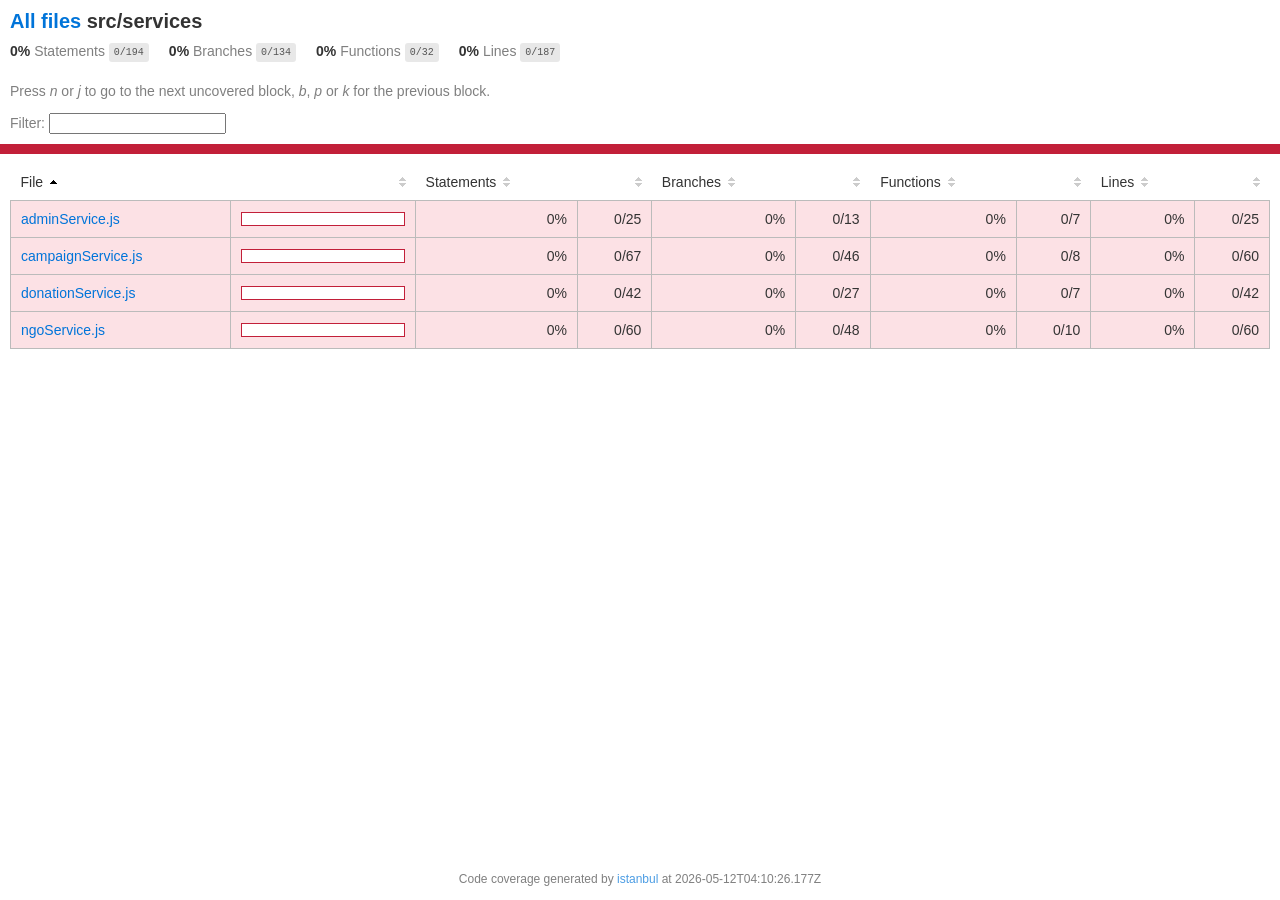
<file: BACKEND/server/coverage/lcov-report/src/services/index.html>
<!doctype html>
<html lang="en">

<head>
    <title>Code coverage report for src/services</title>
    <meta charset="utf-8" />
    <link rel="stylesheet" href="../../prettify.css" />
    <link rel="stylesheet" href="../../base.css" />
    <link rel="shortcut icon" type="image/x-icon" href="../../favicon.png" />
    <meta name="viewport" content="width=device-width, initial-scale=1" />
    <style type='text/css'>
        .coverage-summary .sorter {
            background-image: url(../../sort-arrow-sprite.png);
        }
    </style>
</head>
    
<body>
<div class='wrapper'>
    <div class='pad1'>
        <h1><a href="../../index.html">All files</a> src/services</h1>
        <div class='clearfix'>
            
            <div class='fl pad1y space-right2'>
                <span class="strong">0% </span>
                <span class="quiet">Statements</span>
                <span class='fraction'>0/194</span>
            </div>
        
            
            <div class='fl pad1y space-right2'>
                <span class="strong">0% </span>
                <span class="quiet">Branches</span>
                <span class='fraction'>0/134</span>
            </div>
        
            
            <div class='fl pad1y space-right2'>
                <span class="strong">0% </span>
                <span class="quiet">Functions</span>
                <span class='fraction'>0/32</span>
            </div>
        
            
            <div class='fl pad1y space-right2'>
                <span class="strong">0% </span>
                <span class="quiet">Lines</span>
                <span class='fraction'>0/187</span>
            </div>
        
            
        </div>
        <p class="quiet">
            Press <em>n</em> or <em>j</em> to go to the next uncovered block, <em>b</em>, <em>p</em> or <em>k</em> for the previous block.
        </p>
        <template id="filterTemplate">
            <div class="quiet">
                Filter:
                <input type="search" id="fileSearch">
            </div>
        </template>
    </div>
    <div class='status-line low'></div>
    <div class="pad1">
<table class="coverage-summary">
<thead>
<tr>
   <th data-col="file" data-fmt="html" data-html="true" class="file">File</th>
   <th data-col="pic" data-type="number" data-fmt="html" data-html="true" class="pic"></th>
   <th data-col="statements" data-type="number" data-fmt="pct" class="pct">Statements</th>
   <th data-col="statements_raw" data-type="number" data-fmt="html" class="abs"></th>
   <th data-col="branches" data-type="number" data-fmt="pct" class="pct">Branches</th>
   <th data-col="branches_raw" data-type="number" data-fmt="html" class="abs"></th>
   <th data-col="functions" data-type="number" data-fmt="pct" class="pct">Functions</th>
   <th data-col="functions_raw" data-type="number" data-fmt="html" class="abs"></th>
   <th data-col="lines" data-type="number" data-fmt="pct" class="pct">Lines</th>
   <th data-col="lines_raw" data-type="number" data-fmt="html" class="abs"></th>
</tr>
</thead>
<tbody><tr>
	<td class="file low" data-value="adminService.js"><a href="adminService.js.html">adminService.js</a></td>
	<td data-value="0" class="pic low">
	<div class="chart"><div class="cover-fill" style="width: 0%"></div><div class="cover-empty" style="width: 100%"></div></div>
	</td>
	<td data-value="0" class="pct low">0%</td>
	<td data-value="25" class="abs low">0/25</td>
	<td data-value="0" class="pct low">0%</td>
	<td data-value="13" class="abs low">0/13</td>
	<td data-value="0" class="pct low">0%</td>
	<td data-value="7" class="abs low">0/7</td>
	<td data-value="0" class="pct low">0%</td>
	<td data-value="25" class="abs low">0/25</td>
	</tr>

<tr>
	<td class="file low" data-value="campaignService.js"><a href="campaignService.js.html">campaignService.js</a></td>
	<td data-value="0" class="pic low">
	<div class="chart"><div class="cover-fill" style="width: 0%"></div><div class="cover-empty" style="width: 100%"></div></div>
	</td>
	<td data-value="0" class="pct low">0%</td>
	<td data-value="67" class="abs low">0/67</td>
	<td data-value="0" class="pct low">0%</td>
	<td data-value="46" class="abs low">0/46</td>
	<td data-value="0" class="pct low">0%</td>
	<td data-value="8" class="abs low">0/8</td>
	<td data-value="0" class="pct low">0%</td>
	<td data-value="60" class="abs low">0/60</td>
	</tr>

<tr>
	<td class="file low" data-value="donationService.js"><a href="donationService.js.html">donationService.js</a></td>
	<td data-value="0" class="pic low">
	<div class="chart"><div class="cover-fill" style="width: 0%"></div><div class="cover-empty" style="width: 100%"></div></div>
	</td>
	<td data-value="0" class="pct low">0%</td>
	<td data-value="42" class="abs low">0/42</td>
	<td data-value="0" class="pct low">0%</td>
	<td data-value="27" class="abs low">0/27</td>
	<td data-value="0" class="pct low">0%</td>
	<td data-value="7" class="abs low">0/7</td>
	<td data-value="0" class="pct low">0%</td>
	<td data-value="42" class="abs low">0/42</td>
	</tr>

<tr>
	<td class="file low" data-value="ngoService.js"><a href="ngoService.js.html">ngoService.js</a></td>
	<td data-value="0" class="pic low">
	<div class="chart"><div class="cover-fill" style="width: 0%"></div><div class="cover-empty" style="width: 100%"></div></div>
	</td>
	<td data-value="0" class="pct low">0%</td>
	<td data-value="60" class="abs low">0/60</td>
	<td data-value="0" class="pct low">0%</td>
	<td data-value="48" class="abs low">0/48</td>
	<td data-value="0" class="pct low">0%</td>
	<td data-value="10" class="abs low">0/10</td>
	<td data-value="0" class="pct low">0%</td>
	<td data-value="60" class="abs low">0/60</td>
	</tr>

</tbody>
</table>
</div>
                <div class='push'></div><!-- for sticky footer -->
            </div><!-- /wrapper -->
            <div class='footer quiet pad2 space-top1 center small'>
                Code coverage generated by
                <a href="https://istanbul.js.org/" target="_blank" rel="noopener noreferrer">istanbul</a>
                at 2026-05-12T04:10:26.177Z
            </div>
        <script src="../../prettify.js"></script>
        <script>
            window.onload = function () {
                prettyPrint();
            };
        </script>
        <script src="../../sorter.js"></script>
        <script src="../../block-navigation.js"></script>
    </body>
</html>
</file>
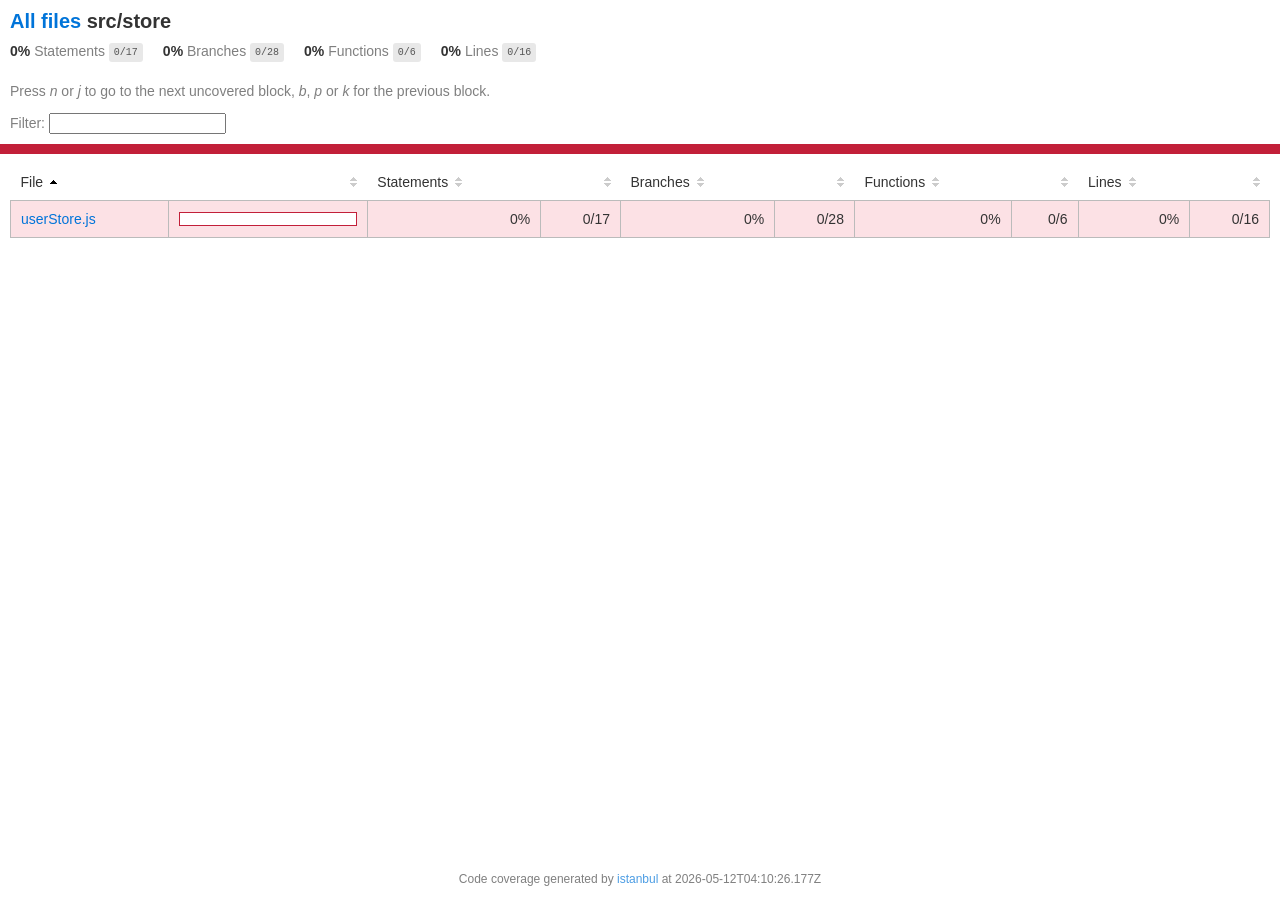
<file: BACKEND/server/coverage/lcov-report/src/store/index.html>
<!doctype html>
<html lang="en">

<head>
    <title>Code coverage report for src/store</title>
    <meta charset="utf-8" />
    <link rel="stylesheet" href="../../prettify.css" />
    <link rel="stylesheet" href="../../base.css" />
    <link rel="shortcut icon" type="image/x-icon" href="../../favicon.png" />
    <meta name="viewport" content="width=device-width, initial-scale=1" />
    <style type='text/css'>
        .coverage-summary .sorter {
            background-image: url(../../sort-arrow-sprite.png);
        }
    </style>
</head>
    
<body>
<div class='wrapper'>
    <div class='pad1'>
        <h1><a href="../../index.html">All files</a> src/store</h1>
        <div class='clearfix'>
            
            <div class='fl pad1y space-right2'>
                <span class="strong">0% </span>
                <span class="quiet">Statements</span>
                <span class='fraction'>0/17</span>
            </div>
        
            
            <div class='fl pad1y space-right2'>
                <span class="strong">0% </span>
                <span class="quiet">Branches</span>
                <span class='fraction'>0/28</span>
            </div>
        
            
            <div class='fl pad1y space-right2'>
                <span class="strong">0% </span>
                <span class="quiet">Functions</span>
                <span class='fraction'>0/6</span>
            </div>
        
            
            <div class='fl pad1y space-right2'>
                <span class="strong">0% </span>
                <span class="quiet">Lines</span>
                <span class='fraction'>0/16</span>
            </div>
        
            
        </div>
        <p class="quiet">
            Press <em>n</em> or <em>j</em> to go to the next uncovered block, <em>b</em>, <em>p</em> or <em>k</em> for the previous block.
        </p>
        <template id="filterTemplate">
            <div class="quiet">
                Filter:
                <input type="search" id="fileSearch">
            </div>
        </template>
    </div>
    <div class='status-line low'></div>
    <div class="pad1">
<table class="coverage-summary">
<thead>
<tr>
   <th data-col="file" data-fmt="html" data-html="true" class="file">File</th>
   <th data-col="pic" data-type="number" data-fmt="html" data-html="true" class="pic"></th>
   <th data-col="statements" data-type="number" data-fmt="pct" class="pct">Statements</th>
   <th data-col="statements_raw" data-type="number" data-fmt="html" class="abs"></th>
   <th data-col="branches" data-type="number" data-fmt="pct" class="pct">Branches</th>
   <th data-col="branches_raw" data-type="number" data-fmt="html" class="abs"></th>
   <th data-col="functions" data-type="number" data-fmt="pct" class="pct">Functions</th>
   <th data-col="functions_raw" data-type="number" data-fmt="html" class="abs"></th>
   <th data-col="lines" data-type="number" data-fmt="pct" class="pct">Lines</th>
   <th data-col="lines_raw" data-type="number" data-fmt="html" class="abs"></th>
</tr>
</thead>
<tbody><tr>
	<td class="file low" data-value="userStore.js"><a href="userStore.js.html">userStore.js</a></td>
	<td data-value="0" class="pic low">
	<div class="chart"><div class="cover-fill" style="width: 0%"></div><div class="cover-empty" style="width: 100%"></div></div>
	</td>
	<td data-value="0" class="pct low">0%</td>
	<td data-value="17" class="abs low">0/17</td>
	<td data-value="0" class="pct low">0%</td>
	<td data-value="28" class="abs low">0/28</td>
	<td data-value="0" class="pct low">0%</td>
	<td data-value="6" class="abs low">0/6</td>
	<td data-value="0" class="pct low">0%</td>
	<td data-value="16" class="abs low">0/16</td>
	</tr>

</tbody>
</table>
</div>
                <div class='push'></div><!-- for sticky footer -->
            </div><!-- /wrapper -->
            <div class='footer quiet pad2 space-top1 center small'>
                Code coverage generated by
                <a href="https://istanbul.js.org/" target="_blank" rel="noopener noreferrer">istanbul</a>
                at 2026-05-12T04:10:26.177Z
            </div>
        <script src="../../prettify.js"></script>
        <script>
            window.onload = function () {
                prettyPrint();
            };
        </script>
        <script src="../../sorter.js"></script>
        <script src="../../block-navigation.js"></script>
    </body>
</html>
</file>
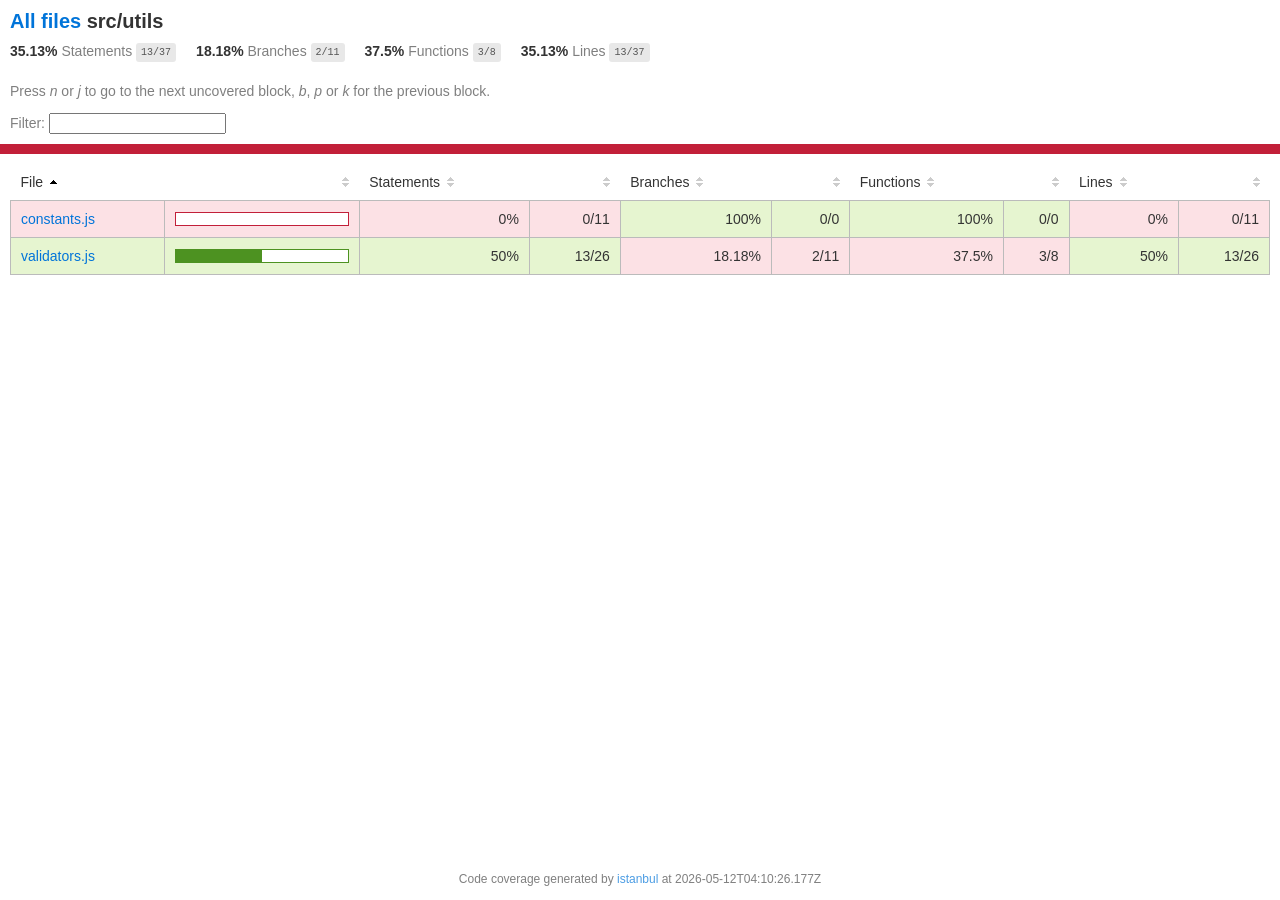
<file: BACKEND/server/coverage/lcov-report/src/utils/index.html>
<!doctype html>
<html lang="en">

<head>
    <title>Code coverage report for src/utils</title>
    <meta charset="utf-8" />
    <link rel="stylesheet" href="../../prettify.css" />
    <link rel="stylesheet" href="../../base.css" />
    <link rel="shortcut icon" type="image/x-icon" href="../../favicon.png" />
    <meta name="viewport" content="width=device-width, initial-scale=1" />
    <style type='text/css'>
        .coverage-summary .sorter {
            background-image: url(../../sort-arrow-sprite.png);
        }
    </style>
</head>
    
<body>
<div class='wrapper'>
    <div class='pad1'>
        <h1><a href="../../index.html">All files</a> src/utils</h1>
        <div class='clearfix'>
            
            <div class='fl pad1y space-right2'>
                <span class="strong">35.13% </span>
                <span class="quiet">Statements</span>
                <span class='fraction'>13/37</span>
            </div>
        
            
            <div class='fl pad1y space-right2'>
                <span class="strong">18.18% </span>
                <span class="quiet">Branches</span>
                <span class='fraction'>2/11</span>
            </div>
        
            
            <div class='fl pad1y space-right2'>
                <span class="strong">37.5% </span>
                <span class="quiet">Functions</span>
                <span class='fraction'>3/8</span>
            </div>
        
            
            <div class='fl pad1y space-right2'>
                <span class="strong">35.13% </span>
                <span class="quiet">Lines</span>
                <span class='fraction'>13/37</span>
            </div>
        
            
        </div>
        <p class="quiet">
            Press <em>n</em> or <em>j</em> to go to the next uncovered block, <em>b</em>, <em>p</em> or <em>k</em> for the previous block.
        </p>
        <template id="filterTemplate">
            <div class="quiet">
                Filter:
                <input type="search" id="fileSearch">
            </div>
        </template>
    </div>
    <div class='status-line low'></div>
    <div class="pad1">
<table class="coverage-summary">
<thead>
<tr>
   <th data-col="file" data-fmt="html" data-html="true" class="file">File</th>
   <th data-col="pic" data-type="number" data-fmt="html" data-html="true" class="pic"></th>
   <th data-col="statements" data-type="number" data-fmt="pct" class="pct">Statements</th>
   <th data-col="statements_raw" data-type="number" data-fmt="html" class="abs"></th>
   <th data-col="branches" data-type="number" data-fmt="pct" class="pct">Branches</th>
   <th data-col="branches_raw" data-type="number" data-fmt="html" class="abs"></th>
   <th data-col="functions" data-type="number" data-fmt="pct" class="pct">Functions</th>
   <th data-col="functions_raw" data-type="number" data-fmt="html" class="abs"></th>
   <th data-col="lines" data-type="number" data-fmt="pct" class="pct">Lines</th>
   <th data-col="lines_raw" data-type="number" data-fmt="html" class="abs"></th>
</tr>
</thead>
<tbody><tr>
	<td class="file low" data-value="constants.js"><a href="constants.js.html">constants.js</a></td>
	<td data-value="0" class="pic low">
	<div class="chart"><div class="cover-fill" style="width: 0%"></div><div class="cover-empty" style="width: 100%"></div></div>
	</td>
	<td data-value="0" class="pct low">0%</td>
	<td data-value="11" class="abs low">0/11</td>
	<td data-value="100" class="pct high">100%</td>
	<td data-value="0" class="abs high">0/0</td>
	<td data-value="100" class="pct high">100%</td>
	<td data-value="0" class="abs high">0/0</td>
	<td data-value="0" class="pct low">0%</td>
	<td data-value="11" class="abs low">0/11</td>
	</tr>

<tr>
	<td class="file high" data-value="validators.js"><a href="validators.js.html">validators.js</a></td>
	<td data-value="50" class="pic high">
	<div class="chart"><div class="cover-fill" style="width: 50%"></div><div class="cover-empty" style="width: 50%"></div></div>
	</td>
	<td data-value="50" class="pct high">50%</td>
	<td data-value="26" class="abs high">13/26</td>
	<td data-value="18.18" class="pct low">18.18%</td>
	<td data-value="11" class="abs low">2/11</td>
	<td data-value="37.5" class="pct low">37.5%</td>
	<td data-value="8" class="abs low">3/8</td>
	<td data-value="50" class="pct high">50%</td>
	<td data-value="26" class="abs high">13/26</td>
	</tr>

</tbody>
</table>
</div>
                <div class='push'></div><!-- for sticky footer -->
            </div><!-- /wrapper -->
            <div class='footer quiet pad2 space-top1 center small'>
                Code coverage generated by
                <a href="https://istanbul.js.org/" target="_blank" rel="noopener noreferrer">istanbul</a>
                at 2026-05-12T04:10:26.177Z
            </div>
        <script src="../../prettify.js"></script>
        <script>
            window.onload = function () {
                prettyPrint();
            };
        </script>
        <script src="../../sorter.js"></script>
        <script src="../../block-navigation.js"></script>
    </body>
</html>
</file>
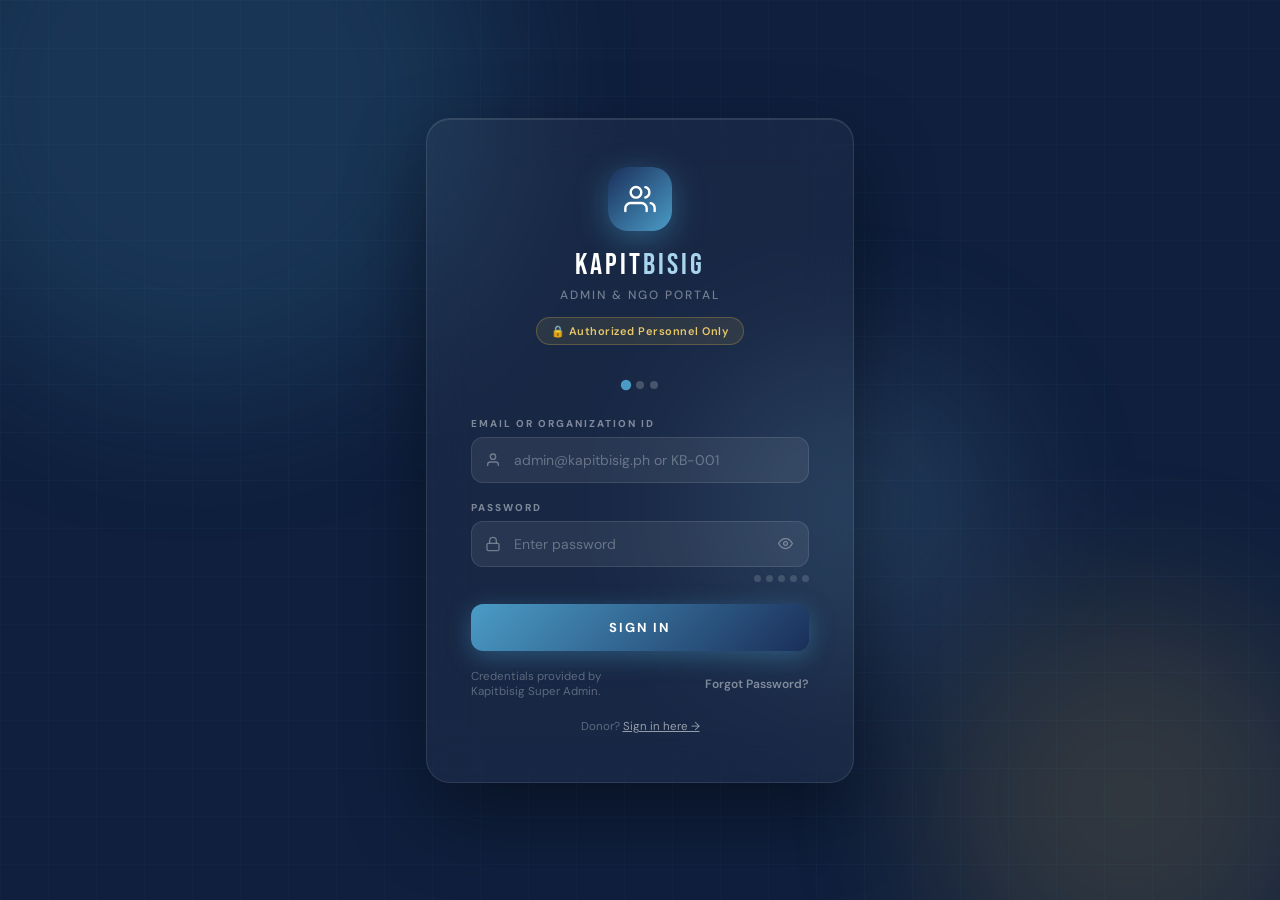
<file: FRONTEND/HTML/AdminLogIn.html>
﻿<!DOCTYPE html>
<html lang="en">
<head>
<meta charset="UTF-8"/>
<meta name="viewport" content="width=device-width, initial-scale=1.0"/>
 <link rel="icon" type="image/x-icon" href="../Assets/KBLOGOonly.ico"/>
<title>Kapitbisig · Admin Portal</title>
<link href="https://fonts.googleapis.com/css2?family=Bebas+Neue&family=DM+Sans:ital,wght@0,300;0,400;0,500;0,600;0,700;1,400&family=DM+Serif+Display:ital@0;1&display=swap" rel="stylesheet"/>
<link rel="stylesheet" href="../CSS/AdminLogIn.css"/>
</head>
<body>
<div class="bg-mesh">
  <div class="bg-orb bg-orb-1"></div>
  <div class="bg-orb bg-orb-2"></div>
  <div class="bg-orb bg-orb-3"></div>
</div>
<div class="bg-grid"></div>

<!-- Session warning toast -->
<div class="session-toast" id="sessionToast">
  <svg viewBox="0 0 24 24"><circle cx="12" cy="12" r="10"/><line x1="12" y1="8" x2="12" y2="12"/><line x1="12" y1="16" x2="12.01" y2="16"/></svg>
  Session expiring in <span id="sessionCountdown">60s</span>. Click to extend.
</div>

<div class="login-wrap">
  <div class="login-card" id="loginCard">
    <div class="brand">
      <div class="brand-badge">
        <svg viewBox="0 0 24 24"><path d="M17 21v-2a4 4 0 0 0-4-4H5a4 4 0 0 0-4 4v2"/><circle cx="9" cy="7" r="4"/><path d="M23 21v-2a4 4 0 0 0-3-3.87"/><path d="M16 3.13a4 4 0 0 1 0 7.75"/></svg>
      </div>
      <div class="brand-title">KAPIT<span>BISIG</span></div>
      <div class="brand-subtitle">Admin &amp; NGO Portal</div>
      <div class="brand-note">🔒 Authorized Personnel Only</div>
    </div>

    <!-- Step 1: Login -->
    <div id="stepLogin">
      <div class="step-indicator">
        <div class="step-dot active" id="sd1"></div>
        <div class="step-dot" id="sd2"></div>
        <div class="step-dot" id="sd3"></div>
      </div>

      <div id="msgArea"></div>

      <div class="field-group">
        <label class="form-label" for="loginId">Email or Organization ID</label>
        <div class="field-wrap">
          <svg class="field-icon" viewBox="0 0 24 24"><path d="M20 21v-2a4 4 0 0 0-4-4H8a4 4 0 0 0-4 4v2"/><circle cx="12" cy="7" r="4"/></svg>
          <input class="login-input" type="text" id="loginId" placeholder="admin@kapitbisig.ph or KB-001" autocomplete="username"/>
        </div>
      </div>

      <div class="field-group">
        <label class="form-label" for="loginPwd">Password</label>
        <div class="field-wrap">
          <svg class="field-icon" viewBox="0 0 24 24"><rect x="3" y="11" width="18" height="11" rx="2"/><path d="M7 11V7a5 5 0 0 1 10 0v4"/></svg>
          <input class="login-input has-toggle" type="password" id="loginPwd" placeholder="Enter password" autocomplete="current-password"/>
          <button class="pwd-toggle" type="button" onclick="togglePwd('loginPwd','eye1')">
            <svg id="eye1" viewBox="0 0 24 24"><path d="M1 12s4-8 11-8 11 8 11 8-4 8-11 8-11-8-11-8z"/><circle cx="12" cy="12" r="3"/></svg>
          </button>
        </div>
        <div class="attempt-bar" id="attemptBar"></div>
      </div>

      <button class="btn-login" id="loginBtn" onclick="attemptLogin()">
        <span class="btn-inner"><span class="spinner" id="loginSpinner"></span><span id="loginBtnText">Sign In</span></span>
      </button>

      <div class="form-links">
        <span style="font-size:11.5px;color:rgba(255,255,255,0.3);">Credentials provided by<br/>Kapitbisig Super Admin.</span>
        <button class="form-link" onclick="showForgotPassword()">Forgot Password?</button>
      </div>
      <p style="text-align:center;margin-top:20px;font-size:11.5px;color:rgba(255,255,255,0.3);">Donor? <a href="SignIn.html" style="color:rgba(255,255,255,0.55);text-decoration:underline;">Sign in here →</a></p>
    </div>

    <!-- Lock overlay -->
    <div id="stepLocked" style="display:none">
      <div class="lock-overlay" style="display:flex">
        <div class="lock-icon"><svg viewBox="0 0 24 24"><rect x="3" y="11" width="18" height="11" rx="2"/><path d="M7 11V7a5 5 0 0 1 10 0v4"/></svg></div>
        <div class="lock-title">Account Locked</div>
        <div class="lock-desc">Too many failed login attempts. Your account has been temporarily locked for security. Contact your Super Admin or wait for the lockout to expire.</div>
        <div class="lock-timer" id="lockTimer">Retry in: 5:00</div>
        <button class="form-link" style="margin-top:20px;color:rgba(255,255,255,0.45)" onclick="showForgotPassword()">Request Admin Override</button>
      </div>
    </div>

    <!-- Step 2: First-time password change -->
    <div id="stepChangePassword" style="display:none">
      <div class="step-indicator">
        <div class="step-dot done"></div>
        <div class="step-dot active"></div>
        <div class="step-dot" id="sd3b"></div>
      </div>
      <div id="msgArea2"></div>
      <p style="font-size:13px;color:rgba(255,255,255,0.55);margin-bottom:24px;line-height:1.6;">Welcome! This is your first login. You must set a new password before continuing.</p>
      <div class="field-group">
        <label class="form-label">New Password</label>
        <div class="field-wrap">
          <svg class="field-icon" viewBox="0 0 24 24"><rect x="3" y="11" width="18" height="11" rx="2"/><path d="M7 11V7a5 5 0 0 1 10 0v4"/></svg>
          <input class="login-input has-toggle" type="password" id="newPwd" placeholder="Min. 8 characters" oninput="checkStrength(this.value)"/>
          <button class="pwd-toggle" type="button" onclick="togglePwd('newPwd','eye2')"><svg id="eye2" viewBox="0 0 24 24"><path d="M1 12s4-8 11-8 11 8 11 8-4 8-11 8-11-8-11-8z"/><circle cx="12" cy="12" r="3"/></svg></button>
        </div>
        <!-- Strength -->
        <div style="margin-top:8px;display:flex;gap:4px" id="strengthBars">
          <div style="flex:1;height:3px;border-radius:2px;background:rgba(255,255,255,0.1);transition:background .3s" id="sb1"></div>
          <div style="flex:1;height:3px;border-radius:2px;background:rgba(255,255,255,0.1);transition:background .3s" id="sb2"></div>
          <div style="flex:1;height:3px;border-radius:2px;background:rgba(255,255,255,0.1);transition:background .3s" id="sb3"></div>
          <div style="flex:1;height:3px;border-radius:2px;background:rgba(255,255,255,0.1);transition:background .3s" id="sb4"></div>
        </div>
        <span style="font-size:11px;color:rgba(255,255,255,0.35);margin-top:4px;display:block" id="strengthLabel"></span>
      </div>
      <div class="field-group">
        <label class="form-label">Confirm New Password</label>
        <div class="field-wrap">
          <svg class="field-icon" viewBox="0 0 24 24"><path d="M12 22s8-4 8-10V5l-8-3-8 3v7c0 6 8 10 8 10z"/></svg>
          <input class="login-input has-toggle" type="password" id="confirmPwd" placeholder="Re-enter new password"/>
          <button class="pwd-toggle" type="button" onclick="togglePwd('confirmPwd','eye3')"><svg id="eye3" viewBox="0 0 24 24"><path d="M1 12s4-8 11-8 11 8 11 8-4 8-11 8-11-8-11-8z"/><circle cx="12" cy="12" r="3"/></svg></button>
        </div>
      </div>
      <button class="btn-login" onclick="submitNewPassword()">Set New Password &amp; Continue</button>
      <p style="font-size:11px;color:rgba(255,255,255,0.25);text-align:center;margin-top:16px;line-height:1.6">Password must be at least 8 characters, include uppercase, number, and special character.</p>
    </div>

    <!-- Step 3: Security questions (optional) -->
    <div id="stepSecurityQ" style="display:none">
      <div class="step-indicator">
        <div class="step-dot done"></div>
        <div class="step-dot done"></div>
        <div class="step-dot active"></div>
      </div>
      <p style="font-size:13px;color:rgba(255,255,255,0.55);margin-bottom:24px;line-height:1.6;">Set up security questions for account recovery. <span style="color:var(--sky-light)">This step is optional.</span></p>
      <div class="field-group">
        <label class="form-label">Security Question 1</label>
        <select class="login-input" style="padding-left:14px;cursor:pointer;color:rgba(255,255,255,0.7)">
          <option value="">Select a question…</option>
          <option>What is the name of your first pet?</option>
          <option>What city were you born in?</option>
          <option>What is your mother's maiden name?</option>
          <option>What was the name of your first school?</option>
        </select>
      </div>
      <div class="field-group">
        <label class="form-label">Answer</label>
        <div class="field-wrap">
          <svg class="field-icon" viewBox="0 0 24 24"><path d="M9.09 9a3 3 0 0 1 5.83 1c0 2-3 3-3 3"/><line x1="12" y1="17" x2="12.01" y2="17"/><circle cx="12" cy="12" r="10"/></svg>
          <input class="login-input" type="text" placeholder="Your answer"/>
        </div>
      </div>
      <div style="display:flex;gap:10px;margin-top:4px">
        <button class="btn-login" style="background:linear-gradient(135deg,var(--success),#1a6644)" onclick="finishSetup()">Save &amp; Enter Dashboard</button>
      </div>
      <button class="form-link" style="display:block;text-align:center;margin-top:16px" onclick="finishSetup()">Skip for now</button>
    </div>

    <!-- Forgot password panel -->
    <div id="stepForgot" style="display:none">
      <button onclick="showStep('stepLogin')" style="display:flex;align-items:center;gap:6px;background:none;border:none;color:rgba(255,255,255,0.45);font-size:12px;cursor:pointer;font-family:'DM Sans',sans-serif;margin-bottom:20px;padding:0">
        <svg style="width:14px;height:14px;stroke:currentColor;fill:none;stroke-width:2" viewBox="0 0 24 24"><polyline points="15 18 9 12 15 6"/></svg> Back to login
      </button>
      <div class="brand-badge" style="margin-bottom:16px;width:48px;height:48px;border-radius:14px">
        <svg viewBox="0 0 24 24" style="width:22px;height:22px;stroke:#fff;fill:none;stroke-width:2"><path d="M4 4h16c1.1 0 2 .9 2 2v12c0 1.1-.9 2-2 2H4c-1.1 0-2-.9-2-2V6c0-1.1.9-2 2-2z"/><polyline points="22,6 12,13 2,6"/></svg>
      </div>
      <h3 style="font-family:'DM Serif Display',serif;font-size:22px;color:#fff;margin-bottom:8px">Reset Password</h3>
      <p style="font-size:13px;color:rgba(255,255,255,0.5);margin-bottom:24px;line-height:1.6">Enter your registered email. An admin approval request will be sent, or a verification link will be emailed to you.</p>
      <div class="field-group">
        <label class="form-label">Registered Email</label>
        <div class="field-wrap">
          <svg class="field-icon" viewBox="0 0 24 24"><path d="M4 4h16c1.1 0 2 .9 2 2v12c0 1.1-.9 2-2 2H4c-1.1 0-2-.9-2-2V6c0-1.1.9-2 2-2z"/><polyline points="22,6 12,13 2,6"/></svg>
          <input class="login-input" type="email" placeholder="admin@kapitbisig.ph"/>
        </div>
      </div>
      <button class="btn-login" onclick="showMsg('forgotMsg','success','Reset request submitted. Check your email or wait for admin approval.')">Send Reset Request</button>
      <div id="forgotMsg" style="margin-top:12px"></div>
      <p style="font-size:11.5px;color:rgba(255,255,255,0.25);text-align:center;margin-top:16px">Password resets require Super Admin approval for security.</p>
    </div>

  </div><!-- /login-card -->
</div><!-- /login-wrap -->

<script src="../JS/api.js"></script>
<script src="../JS/AdminLogIn.js"></script>
</body>
</html>
</file>
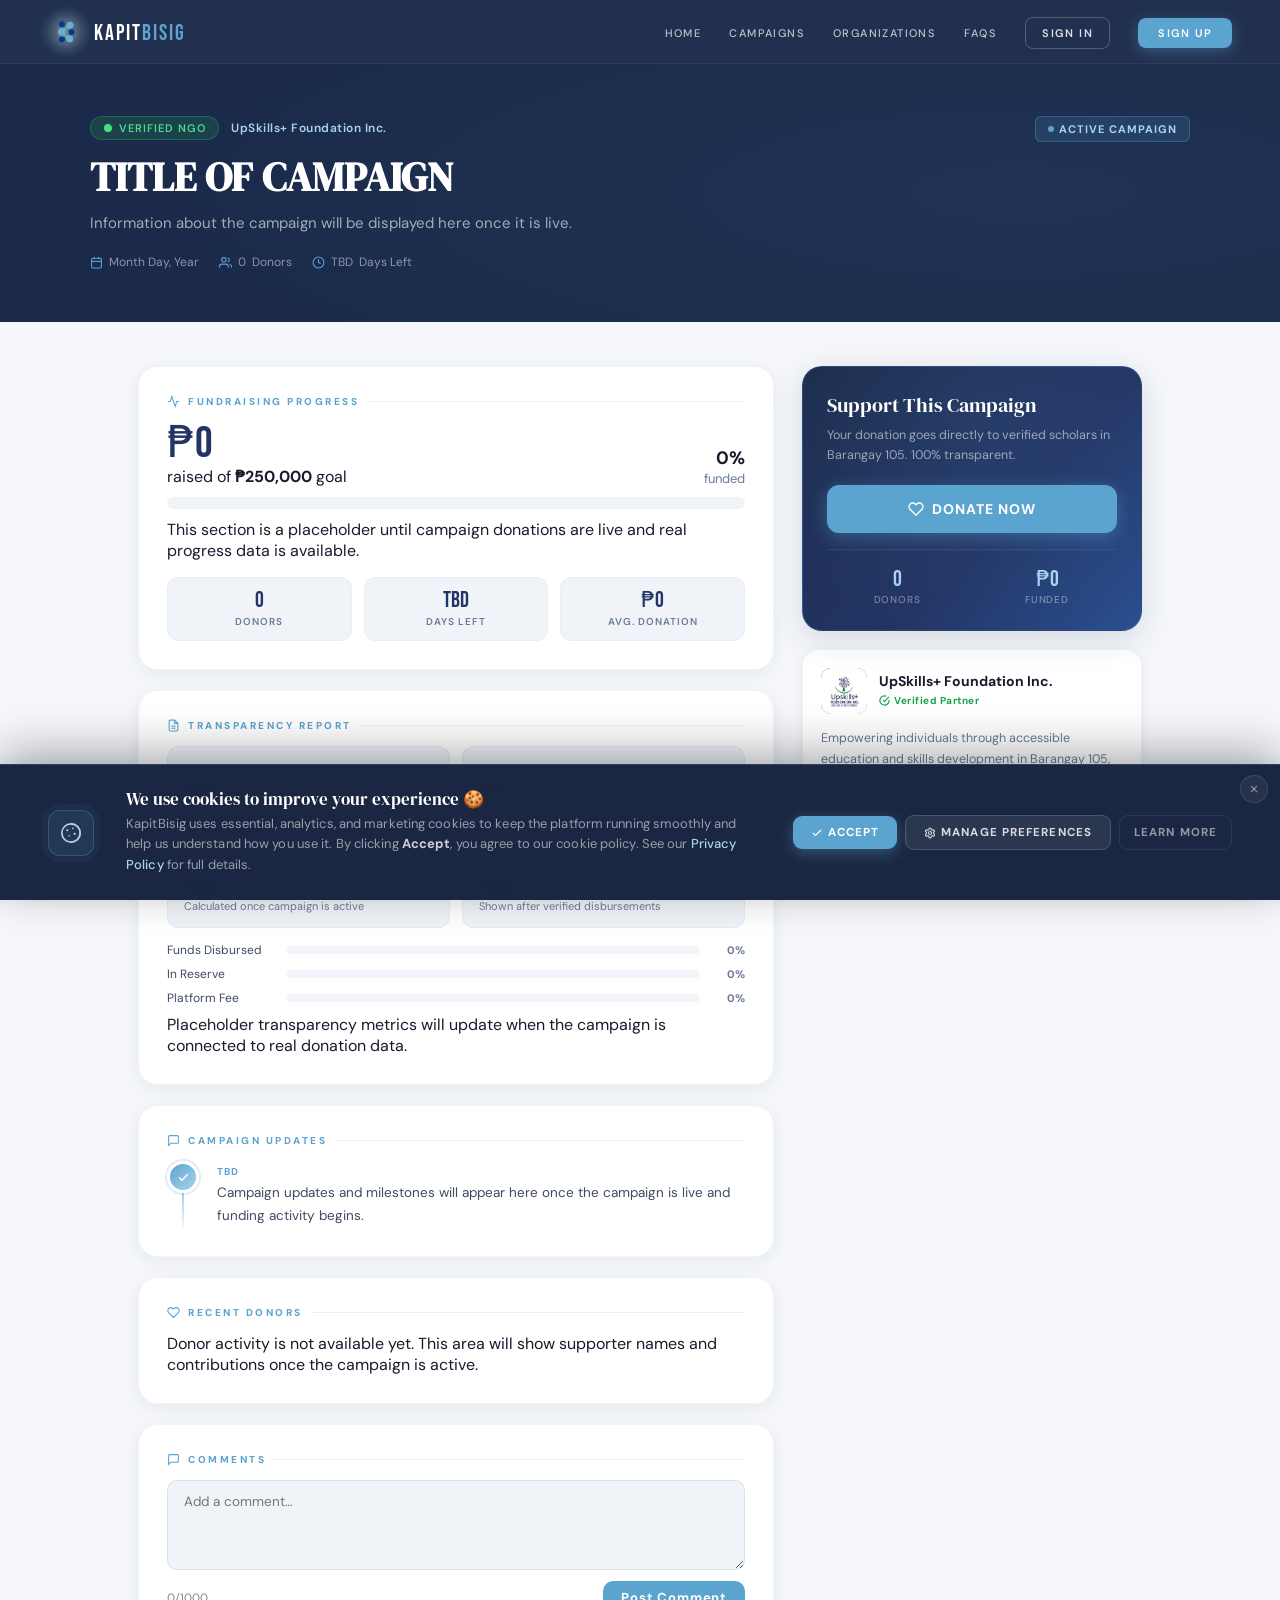
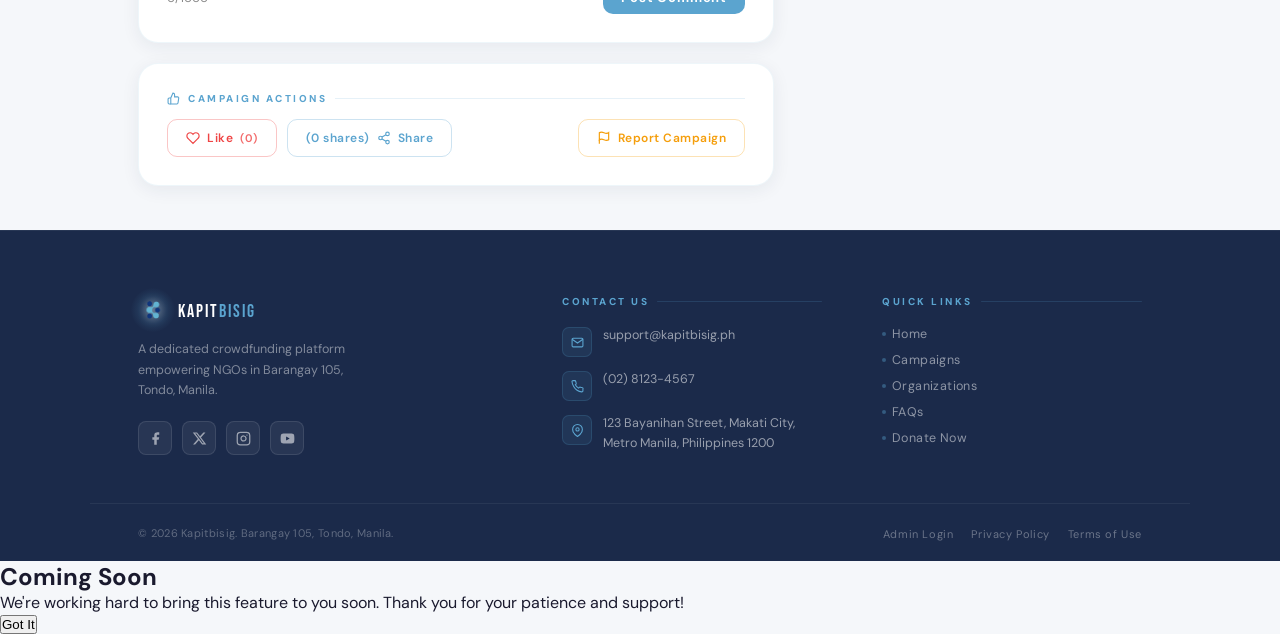
<file: FRONTEND/HTML/Campaign.html>
﻿<!DOCTYPE html>
<html lang="en">
<head>
  <meta charset="UTF-8"/>
  <meta name="viewport" content="width=device-width, initial-scale=1.0"/>
  <link rel="icon" type="image/x-icon" href="../Assets/KBLOGOonly.ico"/>
  <title>Campaign – KAPITBISIG</title>
  <link href="https://fonts.googleapis.com/css2?family=Bebas+Neue&family=DM+Sans:wght@300;400;500;600&family=DM+Serif+Display&display=swap" rel="stylesheet"/>
  <link rel="stylesheet" href="../CSS/Campaigns.css"/>
</head>
<body>

<!-- ════ NAV ════ -->
<nav id="mainNav">
  <a href="index.html" class="nav-logo">
    <div class="nav-logo-img-wrap">
      <img src="../Assets/KBLOGOonly.png" alt="KapitBisig" onerror="this.style.display='none';"/>
    </div>
    <span class="nav-logo-text">KAPIT<span>BISIG</span></span>
  </a>
  <ul class="nav-links" id="navLinks">
    <li><a href="index.html">Home</a></li>
    <li><a href="index.html#campaigns">Campaigns</a></li>
    <li><a href="index.html#organizations">Organizations</a></li>
    <li><a href="index.html#FAQs">FAQs</a></li>
    <!-- Auth state toggled by JS -->
    <li id="navAuthArea">
      <a href="SignIn.html" class="nav-btn nav-signin">Sign In</a>
    </li>
    <li id="navSignupArea">
      <a href="Signup.html" class="nav-btn nav-signup">Sign Up</a>
    </li>
    <li class="nav-profile-item" style="display:none;">
      <a href="UserProfile.html">
        <svg viewBox="0 0 24 24" width="18" height="18" fill="none" stroke="currentColor" stroke-width="2" stroke-linecap="round" stroke-linejoin="round"><path d="M20 21v-2a4 4 0 0 0-4-4H8a4 4 0 0 0-4 4v2"/><circle cx="12" cy="7" r="4"/></svg>
        <span class="nav-profile-name">Profile</span>
      </a>
    </li>
  </ul>
  <button class="hamburger" id="hamburger" aria-label="Toggle menu">
    <span></span><span></span><span></span>
  </button>
</nav>
<div class="nav-drawer" id="navDrawer">
  <a href="index.html">Home</a>
  <a href="index.html#campaigns">Campaigns</a>
  <a href="index.html#organizations">Organizations</a>
  <a href="index.html#FAQs">FAQs</a>
  <a href="SignIn.html" id="drawerSignIn" class="drawer-signin">Sign In</a>
  <a href="Signup.html" id="drawerSignUp" class="drawer-signup">Sign Up</a>
  <a href="UserProfile.html" class="drawer-profile-item" style="display:none;">My Profile</a>
</div>

<!-- Loading Spinner -->
<div id="campaignLoader" style="display:none;position:fixed;top:0;left:0;right:0;bottom:0;background:rgba(0,0,0,0.5);z-index:9999;flex-direction:column;align-items:center;justify-content:center;">
  <div style="color:white;font-size:18px;font-weight:600;">Loading campaign...</div>
  <div style="color:white;font-size:14px;margin-top:12px;opacity:0.8;">Please wait a moment</div>
</div>

<!-- ════ CAMPAIGN HERO ════ -->
<section class="camp-hero" id="campHero">
  <div class="camp-hero-inner">
    <div>
      <div class="camp-hero-ngo">
        <span class="camp-hero-ngo-badge">
          <svg viewBox="0 0 24 24"><path d="M22 11.08V12a10 10 0 1 1-5.93-9.14"/><polyline points="22 4 12 14.01 9 11.01"/></svg>
          Verified NGO
        </span>
        <span class="camp-ngo-name" id="heroNgoName">UpSkills+ Foundation Inc.</span>
      </div>
      <h1 class="camp-hero-title" id="heroTitle">TITLE OF CAMPAIGN</h1>
      <p class="camp-hero-desc" id="heroDesc">Information about the campaign will be displayed here once it is live.</p>
      <div class="camp-hero-meta">
        <span class="camp-meta-item"><svg viewBox="0 0 24 24"><rect x="3" y="4" width="18" height="18" rx="2"/><line x1="16" y1="2" x2="16" y2="6"/><line x1="8" y1="2" x2="8" y2="6"/><line x1="3" y1="10" x2="21" y2="10"/></svg> Month Day, Year</span>
        <span class="camp-meta-item"><svg viewBox="0 0 24 24"><path d="M17 21v-2a4 4 0 0 0-4-4H5a4 4 0 0 0-4 4v2"/><circle cx="9" cy="7" r="4"/><path d="M23 21v-2a4 4 0 0 0-3-3.87"/><path d="M16 3.13a4 4 0 0 1 0 7.75"/></svg> <span id="heroDonorCount">0</span> Donors</span>
        <span class="camp-meta-item"><svg viewBox="0 0 24 24"><circle cx="12" cy="12" r="10"/><polyline points="12 6 12 12 16 14"/></svg> <span id="heroDaysLeft">TBD</span> Days Left</span>
      </div>
    </div>
    <div class="camp-status-badge">
      <span class="dot"></span> Active Campaign
    </div>
  </div>
</section>

<!-- ════ MAIN PAGE BODY ════ -->
<div class="page-body">

    <!-- LEFT COLUMN -->
  <div class="main-col">

<!-- Progress / Transparency -->
    <div class="card">
      <p class="card-label"><svg viewBox="0 0 24 24"><polyline points="22 12 18 12 15 21 9 3 6 12 2 12"/></svg> Fundraising Progress</p>
      <div class="progress-amounts">
        <div>
          <div class="raised-amount" id="raisedDisplay">₱0</div>
          <span>raised of <strong id="goalDisplay">₱250,000</strong> goal</span>
        </div>
        <div class="goal-amount">
          <strong id="progressPct">0%</strong>
          funded
        </div>
      </div>
      <div class="progress-track">
        <div class="progress-fill" id="progressFill" style="width:0%"></div>
      </div>
      <div class="progress-note">This section is a placeholder until campaign donations are live and real progress data is available.</div>
      <div class="progress-stats">
        <div class="prog-stat">
          <div class="prog-stat-num" id="statDonors">0</div>
          <div class="prog-stat-label">Donors</div>
        </div>
        <div class="prog-stat">
          <div class="prog-stat-num" id="statDays">TBD</div>
          <div class="prog-stat-label">Days Left</div>
        </div>
        <div class="prog-stat">
          <div class="prog-stat-num" id="statAvg">₱0</div>
          <div class="prog-stat-label">Avg. Donation</div>
        </div>
      </div>
    </div>

    <!-- Transparency Report -->
    <div class="card  reveal-d1">
      <p class="card-label"><svg viewBox="0 0 24 24"><path d="M14 2H6a2 2 0 0 0-2 2v16a2 2 0 0 0 2 2h12a2 2 0 0 0 2-2V8z"/><polyline points="14 2 14 8 20 8"/><line x1="16" y1="13" x2="8" y2="13"/><line x1="16" y1="17" x2="8" y2="17"/></svg> Transparency Report</p>
      <div class="transparency-grid">
        <div class="trans-item">
          <div class="trans-item-label">Total Raised</div>
          <div class="trans-item-val">TBD</div>
          <div class="trans-item-sub">Visible after first live donation</div>
        </div>
        <div class="trans-item">
          <div class="trans-item-label">Funds Disbursed</div>
          <div class="trans-item-val">TBD</div>
          <div class="trans-item-sub">Pending campaign activation</div>
        </div>
        <div class="trans-item">
          <div class="trans-item-label">Platform Fee</div>
          <div class="trans-item-val">TBD</div>
          <div class="trans-item-sub">Calculated once campaign is active</div>
        </div>
        <div class="trans-item">
          <div class="trans-item-label">In Reserve</div>
          <div class="trans-item-val">TBD</div>
          <div class="trans-item-sub">Shown after verified disbursements</div>
        </div>
      </div>
      <div class="trans-chart">
        <div class="trans-bar-row">
          <span class="trans-bar-label">Funds Disbursed</span>
          <div class="trans-bar-track"><div class="trans-bar-fill green" style="width:0%"></div></div>
          <span class="trans-bar-pct">0%</span>
        </div>
        <div class="trans-bar-row">
          <span class="trans-bar-label">In Reserve</span>
          <div class="trans-bar-track"><div class="trans-bar-fill sky" style="width:0%"></div></div>
          <span class="trans-bar-pct">0%</span>
        </div>
        <div class="trans-bar-row">
          <span class="trans-bar-label">Platform Fee</span>
          <div class="trans-bar-track"><div class="trans-bar-fill amber" style="width:0%"></div></div>
          <span class="trans-bar-pct">0%</span>
        </div>
      </div>      
      <div class="transparency-note">Placeholder transparency metrics will update when the campaign is connected to real donation data.</div>
    </div>

    <!-- Campaign Updates -->
    <div class="card  reveal-d1">
      <p class="card-label"><svg viewBox="0 0 24 24"><path d="M21 15a2 2 0 0 1-2 2H7l-4 4V5a2 2 0 0 1 2-2h14a2 2 0 0 1 2 2z"/></svg> Campaign Updates</p>
      <div class="updates-list">
        <div class="update-item placeholder">
          <div class="update-dot"><svg viewBox="0 0 24 24"><polyline points="20 6 9 17 4 12"/></svg></div>
          <div class="update-content">
            <p class="update-date">TBD</p>
            <p class="update-text">Campaign updates and milestones will appear here once the campaign is live and funding activity begins.</p>
          </div>
        </div>
      </div>
    </div>

    <!-- Recent Donors -->
    <div class="card  reveal-d2">
      <p class="card-label"><svg viewBox="0 0 24 24"><path d="M20.84 4.61a5.5 5.5 0 0 0-7.78 0L12 5.67l-1.06-1.06a5.5 5.5 0 0 0-7.78 7.78l1.06 1.06L12 21.23l7.78-7.78 1.06-1.06a5.5 5.5 0 0 0 0-7.78z"/></svg> Recent Donors</p>
      <div class="donors-list" id="donorsList">
        <div class="donor-placeholder">Donor activity is not available yet. This area will show supporter names and contributions once the campaign is active.</div>
      </div>
    </div>
    <div class="card  reveal-d2">
      <p class="card-label"><svg viewBox="0 0 24 24"><path d="M21 15a2 2 0 0 1-2 2H7l-4 4V5a2 2 0 0 1 2-2h14a2 2 0 0 1 2 2z"/></svg> Comments</p>
      <div id="commentsList" class="comments-list"></div>
      <div id="commentsEmpty" class="comments-placeholder" style="display:none;">
        <p>No comments yet. Be the first to share your thoughts!</p>
      </div>
      <form id="commentForm" onsubmit="submitComment(event)" style="margin-top:12px;">
        <textarea id="commentInput" class="form-textarea" placeholder="Add a comment…" maxlength="1000" rows="3" style="resize:vertical;"></textarea>
        <div style="display:flex;justify-content:space-between;align-items:center;margin-top:6px;">
          <span id="commentCharCount" style="font-size:12px;color:#888;">0/1000</span>
          <button type="submit" class="btn-primary-modal" style="padding:8px 18px;font-size:13px;">Post Comment</button>
        </div>
      </form>
    </div>

    <!-- Campaign Actions -->
    <div class="card  reveal-d3">
      <p class="card-label"><svg viewBox="0 0 24 24"><path d="M14 9V5a3 3 0 0 0-3-3l-4 9v11h11.28a2 2 0 0 0 2-1.7l1.38-9a2 2 0 0 0-2-2.3H14z"/><path d="M7 22H4a2 2 0 0 1-2-2v-7a2 2 0 0 1 2-2h3"/></svg> Campaign Actions</p>
      <div class="camp-actions">
        <button class="action-btn action-like" id="likeBtn" onclick="toggleLike()">
          <svg viewBox="0 0 24 24"><path d="M20.84 4.61a5.5 5.5 0 0 0-7.78 0L12 5.67l-1.06-1.06a5.5 5.5 0 0 0-7.78 7.78l1.06 1.06L12 21.23l7.78-7.78 1.06-1.06a5.5 5.5 0 0 0 0-7.78z"/></svg>
          <span id="likeTxt">Like</span> <span class="like-count" id="likeCount">(0)</span>
        </button>
        <button class="action-btn action-share" onclick="openModal('shareModal')">
          <span class="share-count">(0 shares)</span>
          <svg viewBox="0 0 24 24"><circle cx="18" cy="5" r="3"/><circle cx="6" cy="12" r="3"/><circle cx="18" cy="19" r="3"/><line x1="8.59" y1="13.51" x2="15.42" y2="17.49"/><line x1="15.41" y1="6.51" x2="8.59" y2="10.49"/></svg>
          Share
        </button>
        <button class="action-btn action-report" onclick="openModal('reportModal')">
          <svg viewBox="0 0 24 24"><path d="M4 15s1-1 4-1 5 2 8 2 4-1 4-1V3s-1 1-4 1-5-2-8-2-4 1-4 1z"/><line x1="4" y1="22" x2="4" y2="15"/></svg>
          Report Campaign
        </button>
      </div>
    </div>

  </div><!-- /main-col -->

  <!-- SIDEBAR -->
  <aside class="sidebar">  
    
   <!-- Donate Card -->
    <div class="donate-card ">
      <p class="donate-card-title">Support This Campaign</p>
      <p class="donate-card-sub">Your donation goes directly to verified scholars in Barangay 105. 100% transparent.</p>
      <button class="btn-donate-main" onclick="handleDonateClick()">
        <svg viewBox="0 0 24 24"><path d="M20.84 4.61a5.5 5.5 0 0 0-7.78 0L12 5.67l-1.06-1.06a5.5 5.5 0 0 0-7.78 7.78l1.06 1.06L12 21.23l7.78-7.78 1.06-1.06a5.5 5.5 0 0 0 0-7.78z"/></svg>
        Donate Now
      </button>
      <div class="donate-card-divider"></div>
      <div class="donate-mini-stats">
        <div class="mini-stat">
          <div class="mini-stat-num">0</div>
          <div class="mini-stat-label">Donors</div>
        </div>
        <div class="mini-stat">
          <div class="mini-stat-num">₱0</div>
          <div class="mini-stat-label">Funded</div>
        </div>
      </div>
    </div>

    <!-- NGO Info Card -->
    <div class="ngo-side-card  reveal-d1">
      <div class="ngo-side-header">
        <div class="ngo-side-logo">
          <img src="../Assets/UpSkillsLOGO.png" alt="UpSkills+" onerror="this.style.display='none'; this.nextElementSibling.style.display='block';"/>
          <svg style="display:none" viewBox="0 0 24 24"><path d="M22 10v6M2 10l10-5 10 5-10 5z"/><path d="M6 12v5c3 3 9 3 12 0v-5"/></svg>
        </div>
        <div>
          <div class="ngo-side-name">UpSkills+ Foundation Inc.</div>
          <div class="ngo-side-verified">
            <svg viewBox="0 0 24 24"><path d="M22 11.08V12a10 10 0 1 1-5.93-9.14"/><polyline points="22 4 12 14.01 9 11.01"/></svg>
            Verified Partner
          </div>
        </div>
      </div>
      <p class="ngo-side-desc">Empowering individuals through accessible education and skills development in Barangay 105, Tondo, Manila.</p>
      <a href="/index.html#organizations" class="ngo-side-link">View NGO Profile <svg viewBox="0 0 24 24"><polyline points="9 18 15 12 9 6"/></svg></a>
    </div>

</aside>

</div><!-- /page-body -->

<!-- ════════════════════════════════════════
     MODAL: LOGIN NOTICE
════════════════════════════════════════ -->
<div class="login-notice" id="loginNotice">
  <div class="login-notice-box">
    <div class="login-notice-icon">
      <svg viewBox="0 0 24 24"><path d="M20 21v-2a4 4 0 0 0-4-4H8a4 4 0 0 0-4 4v2"/><circle cx="12" cy="7" r="4"/></svg>
    </div>
    <h2 class="login-notice-title">Sign In to Donate</h2>
    <p class="login-notice-sub">Please sign in or create an account to make a donation and track your impact on the community.</p>
    <div class="login-notice-btns">
      <button class="btn-login-now" onclick="window.location.href='SignIn.html'">Sign In to Continue</button>
      <button class="btn-login-cancel" onclick="closeLoginNotice()">Maybe Later</button>
    </div>
  </div>
</div>

<!-- ════════════════════════════════════════
     MODAL: DONATION
════════════════════════════════════════ -->
<div class="modal-overlay" id="donationModal">
  <div class="modal-box">
    <button class="modal-close" onclick="closeModal('donationModal')"><svg viewBox="0 0 24 24"><line x1="18" y1="6" x2="6" y2="18"/><line x1="6" y1="6" x2="18" y2="18"/></svg></button>
    <p class="modal-tag">Donation</p>
    <h3 class="modal-title">Make a Donation</h3>
    <p class="modal-sub">Choose an amount to donate to this campaign. Your contribution makes a real difference.</p>

    <!-- Steps -->
    <div class="steps-wrap">
      <div class="steps-row">
        <div class="step-dot active" id="sd1">1</div>
        <div class="step-line" id="sl1"></div>
        <div class="step-dot pending" id="sd2">2</div>
        <div class="step-line" id="sl2"></div>
        <div class="step-dot pending" id="sd3">3</div>
      </div>
      <div class="steps-labels">
        <span class="active" id="slabel1">Amount</span>
        <span id="slabel2">Payment</span>
        <span id="slabel3">Confirm</span>
      </div>
    </div>

    <!-- Step 1: Amount -->
    <div id="donStep1">
      <div class="form-group">
        <label class="form-label">Select or Enter Amount</label>
        <div class="amount-presets">
          <button class="preset-btn" onclick="selectPreset(this, 500)">₱500</button>
          <button class="preset-btn" onclick="selectPreset(this, 1000)">₱1,000</button>
          <button class="preset-btn active" onclick="selectPreset(this, 2000)">₱2,000</button>
          <button class="preset-btn" onclick="selectPreset(this, 5000)">₱5,000</button>
        </div>
        <div class="input-prefix-wrap">
          <span class="input-prefix">₱</span>
          <input type="number" class="form-input" id="donAmtInput" placeholder="Enter custom amount" value="2000" oninput="updateDonSummary()"/>
        </div>
        <p class="form-error" id="donAmtErr">Please enter a valid amount (minimum ₱50).</p>
      </div>
      <div class="form-group">
        <label class="form-label">Optional Tip to KapitBisig</label>
        <div class="tip-options">
          <button class="tip-btn" onclick="selectTip(this, 0)">None</button>
          <button class="tip-btn active" onclick="selectTip(this, 5)">5%</button>
          <button class="tip-btn" onclick="selectTip(this, 10)">10%</button>
          <button class="tip-btn" onclick="selectTip(this, 15)">15%</button>
        </div>
      </div>
      <div class="donation-summary-box">
        <div class="summary-row"><span>Donation Amount</span><span id="sumDon">₱0.00</span></div>
        <div class="summary-row"><span>Platform Tip (5%)</span><span id="sumTip">₱0.00</span></div>
        <div class="summary-row tax"><span>BIR Tax (1% — RA 8424)</span><span id="sumTax">₱0.00</span></div>
        <div class="summary-row total"><span>Total</span><span id="sumTotal">₱0.00</span></div>
      </div>
      <label class="anon-check">
        <input type="checkbox" id="anonCheck"/>
        <span class="anon-check-label">Donate anonymously (your name won't be shown publicly)</span>
      </label>
      <div class="modal-footer">
        <button class="btn-outline" onclick="closeModal('donationModal')">Cancel</button>
        <button class="btn-primary-modal" onclick="goToPayment()">
          Continue to Payment <svg viewBox="0 0 24 24"><polyline points="9 18 15 12 9 6"/></svg>
        </button>
      </div>
    </div>

  </div>
</div>

<!-- ════════════════════════════════════════
     MODAL: PAYMENT
════════════════════════════════════════ -->
<div class="modal-overlay" id="paymentModal">
  <div class="modal-box">
    <button class="modal-close" onclick="closeModal('paymentModal'); openModal('donationModal')"><svg viewBox="0 0 24 24"><line x1="18" y1="6" x2="6" y2="18"/><line x1="6" y1="6" x2="18" y2="18"/></svg></button>
    <p class="modal-tag">Payment</p>
    <h3 class="modal-title">Payment Method</h3>
    <p class="modal-sub">Choose how you'd like to complete your donation securely.</p>

    <!-- Steps -->
    <div class="steps-wrap">
      <div class="steps-row">
        <div class="step-dot done" id="pd1">✓</div>
        <div class="step-line done" id="pl1"></div>
        <div class="step-dot active" id="pd2">2</div>
        <div class="step-line" id="pl2"></div>
        <div class="step-dot pending" id="pd3">3</div>
      </div>
      <div class="steps-labels">
        <span id="plabel1">Amount</span>
        <span class="active" id="plabel2">Payment</span>
        <span id="plabel3">Confirm</span>
      </div>
    </div>

    <div class="payment-methods" id="paymentMethodsRow">
      <div class="pay-method-btn" id="pm-card" onclick="selectPayMethod('card')" style="display:none">
        <div class="pay-method-icon">💳</div>
        <div class="pay-method-name">Card</div>
      </div>
      <div class="pay-method-btn" id="pm-gcash" onclick="selectPayMethod('gcash')" style="display:none">
        <div class="pay-method-icon">📱</div>
        <div class="pay-method-name">GCash</div>
      </div>
      <div class="pay-method-btn" id="pm-paymaya" onclick="selectPayMethod('paymaya')" style="display:none">
        <div class="pay-method-icon">🔵</div>
        <div class="pay-method-name">PayMaya</div>
      </div>
      <div class="pay-method-btn" id="pm-bank_transfer" onclick="selectPayMethod('bank_transfer')" style="display:none">
        <div class="pay-method-icon">🏦</div>
        <div class="pay-method-name">Bank Transfer</div>
      </div>
    </div>
    <p id="noMethodsMsg" style="display:none;color:#c0392b;font-size:0.85rem;margin:8px 0;">No payment methods are currently available. Please check back later.</p>

    <!-- Bank Transfer Fields -->
    <div id="bankFields" style="display:none;">
      <div class="bank-details">
        <div class="bank-details-header">Bank Transfer Details</div>
        <div class="bank-details-row"><span>Bank</span><strong id="bankName">—</strong></div>
        <div class="bank-details-row"><span>Account No.</span><strong id="bankAccount">—</strong></div>
        <div class="bank-details-row"><span>Account Name</span><strong id="bankPayee">—</strong></div>
        <div class="bank-details-note" id="bankInstructions">Transfer the exact donation amount and upload a screenshot of your receipt below.</div>
      </div>
      <div class="form-group" style="margin-top:12px">
        <label class="form-label">Upload Payment Screenshot <span style="color:#c0392b">*</span></label>
        <input type="file" class="form-input" id="proofImageInput" accept="image/*" onchange="handleProofUpload(this)" style="padding:6px"/>
        <p class="form-error" id="proofImageErr">Please upload a screenshot of your payment.</p>
      </div>
      <div class="form-group" style="margin-top:8px">
        <label class="form-label">Reference / Notes (optional)</label>
        <input type="text" class="form-input" id="proofNotes" placeholder="e.g. Transaction ref #12345"/>
      </div>
      <div id="proofPreviewWrap" style="display:none;margin-top:8px">
        <img id="proofPreview" style="max-width:100%;max-height:180px;border-radius:8px;border:1px solid #dde3ef;" alt="Proof preview"/>
      </div>
    </div>

    <!-- Card Fields -->
    <div id="cardFields" class="card-fields">
      <div class="form-group">
        <label class="form-label">Card Number</label>
        <input type="text" class="form-input" id="cardNum" placeholder="1234 5678 9012 3456" maxlength="19" oninput="formatCard(this)"/>
        <p class="form-error" id="cardNumErr">Please enter a valid 16-digit card number.</p>
      </div>
      <div class="form-group">
        <label class="form-label">Cardholder Name</label>
        <input type="text" class="form-input" id="cardName" placeholder="Full name on card"/>
        <p class="form-error" id="cardNameErr">Please enter the cardholder name.</p>
      </div>
      <div class="card-row">
        <div class="form-group">
          <label class="form-label">Expiry Date</label>
          <input type="text" class="form-input" id="cardExpiry" placeholder="MM / YY" maxlength="7" oninput="formatExpiry(this)"/>
          <p class="form-error" id="cardExpiryErr">Invalid expiry date.</p>
        </div>
        <div class="form-group">
          <label class="form-label">CVV</label>
          <input type="password" class="form-input" id="cardCvv" placeholder="•••" maxlength="4"/>
          <p class="form-error" id="cardCvvErr">Invalid CVV.</p>
        </div>
      </div>
    </div>

    <!-- GCash Fields -->
    <div id="gcashFields" style="display:none;">
      <div class="bank-details">
        <div class="bank-details-header">GCash Details</div>
        <div class="bank-details-row"><span>GCash Number</span><strong id="gcashNumber">—</strong></div>
        <div class="bank-details-row"><span>Account Name</span><strong id="gcashName">—</strong></div>
        <div class="bank-details-note" id="gcashInstructions">Send the exact donation amount to the GCash number above and upload a screenshot of your receipt below.</div>
      </div>
      <div class="form-group" style="margin-top:12px">
        <label class="form-label">Upload Payment Screenshot <span style="color:#c0392b">*</span></label>
        <input type="file" class="form-input" id="gcashProofInput" accept="image/*" onchange="handleProofUpload(this)" style="padding:6px"/>
        <p class="form-error" id="gcashProofErr">Please upload a screenshot of your GCash payment.</p>
      </div>
      <div class="form-group" style="margin-top:8px">
        <label class="form-label">Reference / Notes (optional)</label>
        <input type="text" class="form-input" id="gcashProofNotes" placeholder="e.g. GCash ref #12345"/>
      </div>
      <div id="gcashPreviewWrap" style="display:none;margin-top:8px">
        <img id="gcashPreview" style="max-width:100%;max-height:180px;border-radius:8px;border:1px solid #dde3ef;" alt="Proof preview"/>
      </div>
    </div>

    <!-- PayMaya Fields -->
    <div id="paymayaFields" style="display:none;">
      <div class="ewallet-info">
        <svg viewBox="0 0 24 24"><circle cx="12" cy="12" r="10"/><line x1="12" y1="8" x2="12" y2="12"/><line x1="12" y1="16" x2="12.01" y2="16"/></svg>
        <p>You will be redirected to PayMaya to complete your payment of <strong id="paymayaAmt">₱0.00</strong>. Scan the QR code below or tap "Pay with PayMaya".</p>
      </div>
      <div class="ewallet-account">PayMaya Account: <strong id="paymayaAccount">0917 765 4321</strong></div>
      <div class="ewallet-qr">
        <div class="ewallet-qr-box" id="paymayaQrBox">
          <svg viewBox="0 0 24 24"><rect x="3" y="3" width="7" height="7"/><rect x="14" y="3" width="7" height="7"/><rect x="3" y="14" width="7" height="7"/><rect x="4" y="4" width="5" height="5"/><rect x="15" y="4" width="5" height="5"/><rect x="4" y="15" width="5" height="5"/><path d="M14 14h1v1h-1z M15 15h1v1h-1z M16 14h1v1h-1z M14 16h1v1h-1z M16 16h3v3h-3z"/></svg>
        </div>
        <p id="paymayaQrLabel">Scan with your PayMaya app</p>
      </div>
    </div>

    <div class="secure-badge" id="sslBadge"><svg viewBox="0 0 24 24"><polyline points="20 6 9 17 4 12"/></svg> 256-bit SSL Encrypted · PCI-DSS Compliant</div>

    <div class="modal-footer">
      <button class="btn-outline" onclick="closeModal('paymentModal'); openModal('donationModal')">← Back</button>
      <button class="btn-primary-modal" id="payBtn" onclick="processPayment()">
        <svg viewBox="0 0 24 24"><path d="M12 22s8-4 8-10V5l-8-3-8 3v7c0 6 8 10 8 10z"/></svg>
        <span id="payBtnLabel">Pay Securely</span>
      </button>
    </div>
  </div>
</div>

<!-- ════════════════════════════════════════
     MODAL: SUCCESS
════════════════════════════════════════ -->
<div class="modal-overlay" id="successModal">
  <div class="modal-box">
    <div class="success-confetti"></div>
    <button class="modal-close" onclick="closeModal('successModal')"><svg viewBox="0 0 24 24"><line x1="18" y1="6" x2="6" y2="18"/><line x1="6" y1="6" x2="18" y2="18"/></svg></button>
    <div class="success-icon"><svg viewBox="0 0 24 24"><polyline points="20 6 9 17 4 12"/></svg></div>
    <h3 class="success-title">Thank You for Donating!</h3>
    <p class="success-sub">Your generosity makes a real difference in the lives of children in Barangay 105. A receipt has been sent to your email.</p>
    <div class="success-summary">
      <div class="success-summary-title">Donation Summary</div>
      <div class="success-row"><span>Campaign</span><span id="successCampaign">Scholarship Drive 2026</span></div>
      <div class="success-row"><span>NGO</span><span id="successNgo">UpSkills+ Foundation</span></div>
      <div class="success-row"><span>Donation</span><span id="successDon">₱0.00</span></div>
      <div class="success-row"><span>Tip</span><span id="successTip">₱0.00</span></div>
      <div class="success-row"><span>Tax (1%)</span><span id="successTax">₱0.00</span></div>
      <div class="success-row"><span>Total Charged</span><span id="successTotal">₱0.00</span></div>
    </div>
    <div class="success-btns">
      <button class="btn-success-share" onclick="closeModal('successModal'); openModal('shareModal')">
        <svg viewBox="0 0 24 24"><circle cx="18" cy="5" r="3"/><circle cx="6" cy="12" r="3"/><circle cx="18" cy="19" r="3"/><line x1="8.59" y1="13.51" x2="15.42" y2="17.49"/><line x1="15.41" y1="6.51" x2="8.59" y2="10.49"/></svg>
        Share This Campaign
      </button>
      <button class="btn-success-campaigns" onclick="closeModal('successModal'); window.location.href='/index.html#campaigns'">
        <svg viewBox="0 0 24 24"><polyline points="15 18 9 12 15 6"/></svg>
        Back to Campaigns
      </button>
    </div>
  </div>
</div>

<!-- ════════════════════════════════════════
     MODAL: REPORT CAMPAIGN
════════════════════════════════════════ -->
<div class="modal-overlay" id="reportModal">
  <div class="modal-box">
    <button class="modal-close" onclick="closeModal('reportModal')"><svg viewBox="0 0 24 24"><line x1="18" y1="6" x2="6" y2="18"/><line x1="6" y1="6" x2="18" y2="18"/></svg></button>

    <!-- Report Form -->
    <div id="reportFormView">
      <p class="modal-tag" style="color:var(--amber)">Report</p>
      <h3 class="modal-title">Report This Campaign</h3>
      <p class="modal-sub">If you believe this campaign violates our guidelines, please let us know. All reports are reviewed within 24–48 hours.</p>

      <div class="report-info-box">
        <ul>
          <li>Reports are reviewed within 24–48 business hours.</li>
          <li>The campaign may be temporarily frozen during investigation.</li>
          <li>All donated funds are secured and protected.</li>
          <li>Refunds are issued if fraud is confirmed.</li>
          <li>Your report is completely confidential.</li>
        </ul>
      </div>

      <div class="form-group">
        <label class="form-label">Reason for Report</label>
        <select class="form-select" id="reportReason">
          <option value="">Select a reason…</option>
          <option value="fraud">Fraudulent or Scam Campaign</option>
          <option value="misleading">Misleading Information</option>
          <option value="duplicate">Duplicate or Spam Campaign</option>
          <option value="inappropriate">Inappropriate Content</option>
          <option value="misuse">Misuse of Funds</option>
          <option value="other">Other</option>
        </select>
        <p class="form-error" id="reportReasonErr">Please select a reason.</p>
      </div>
      <div class="form-group">
        <label class="form-label">Additional Details</label>
        <textarea class="form-textarea" id="reportDetails" placeholder="Please provide any additional context that may help our review team…"></textarea>
        <p class="form-error" id="reportDetailsErr">Please provide additional details (minimum 10 characters).</p>
      </div>
      <label class="anon-check">
        <input type="checkbox" id="reportAnon" checked/>
        <span class="anon-check-label">Submit this report anonymously</span>
      </label>
      <div class="modal-footer">
        <button class="btn-outline" onclick="closeModal('reportModal')">Cancel</button>
        <button class="btn-primary-modal" style="background:var(--amber);" onclick="submitReport()">
          Submit Report
        </button>
      </div>
    </div>

    <!-- Report Confirmation -->
    <div id="reportConfirmView" style="display:none;">
      <div class="report-confirm">
        <div class="report-confirm-icon">
          <svg viewBox="0 0 24 24"><path d="M22 11.08V12a10 10 0 1 1-5.93-9.14"/><polyline points="22 4 12 14.01 9 11.01"/></svg>
        </div>
        <h3>Report Submitted</h3>
        <p>Thank you for helping keep Kapitbisig safe. Your report has been received and will be reviewed by our team.</p>
      </div>
      <div class="report-steps">
        <div class="report-step">
          <div class="report-step-num">1</div>
          <p class="report-step-text"><strong>Under Review</strong> — Our moderation team will review your report within 24–48 hours.</p>
        </div>
        <div class="report-step">
          <div class="report-step-num">2</div>
          <p class="report-step-text"><strong>Investigation Ongoing</strong> — If the report warrants further review, the campaign may be temporarily frozen.</p>
        </div>
        <div class="report-step">
          <div class="report-step-num">3</div>
          <p class="report-step-text"><strong>Action Taken</strong> — We will take appropriate action and, if fraud is confirmed, donors will be refunded.</p>
        </div>
      </div>
      <div class="modal-footer" style="justify-content:center; gap:12px;">
        <button class="btn-outline" onclick="closeModal('reportModal'); resetReport()">Return to Campaign</button>
        <button class="btn-primary-modal" onclick="closeModal('reportModal'); resetReport(); window.location.href='/index.html#campaigns'">
          Go to Campaigns
        </button>
      </div>
    </div>
  </div>
</div>

<!-- ════════════════════════════════════════
     MODAL: SHARE
════════════════════════════════════════ -->
<div class="modal-overlay" id="shareModal">
  <div class="modal-box">
    <button class="modal-close" onclick="closeModal('shareModal')"><svg viewBox="0 0 24 24"><line x1="18" y1="6" x2="6" y2="18"/><line x1="6" y1="6" x2="18" y2="18"/></svg></button>
    <p class="modal-tag">Share</p>
    <h3 class="modal-title">Spread the Word</h3>
    <p class="modal-sub">Help this campaign reach more donors by sharing it with your network.</p>
    <div class="share-options">
      <button class="share-btn" onclick="shareTo('facebook')">
        <div class="share-btn-icon">📘</div>
        <div class="share-btn-label">Facebook</div>
      </button>
      <button class="share-btn" onclick="shareTo('twitter')">
        <div class="share-btn-icon">🐦</div>
        <div class="share-btn-label">Twitter/X</div>
      </button>
      <button class="share-btn" onclick="shareTo('viber')">
        <div class="share-btn-icon">💬</div>
        <div class="share-btn-label">Viber</div>
      </button>
    </div>
    <div class="modal-divider"></div>
    <p class="modal-sub" style="margin-bottom:10px;">Or copy the link directly:</p>
    <div class="share-link-wrap">
      <input type="text" class="share-link-input" value="https://kapitbisig.ph/campaign/scholarship-drive-2026" readonly id="shareLinkInput"/>
      <button class="copy-link-btn" onclick="copyLink()">Copy Link</button>
    </div>
  </div>
</div>

<!-- TOAST -->
<div class="toast" id="toast">
  <svg viewBox="0 0 24 24"><polyline points="20 6 9 17 4 12"/></svg>
  <span id="toastMsg">Link copied!</span>
</div>

<!-- ════════ FOOTER ════════ -->
<footer>
  <div class="footer-main">

    <!-- Brand + Social -->
    <div class="footer-brand">
      <div class="footer-logo">
        <div class="footer-logo-img-wrap">
          <img src="../Assets/KBLOGOonly.png" alt="KapitBisig" onerror="this.style.display='none';"/>
        </div>
        <span class="footer-logo-text">KAPIT<span>BISIG</span></span>
      </div>
      <p class="footer-tagline">A dedicated crowdfunding platform empowering NGOs in Barangay 105, Tondo, Manila.</p>
      <div class="footer-social">
        <!-- Facebook -->
        <a href="#" class="footer-social-btn" aria-label="Facebook">
          <svg viewBox="0 0 24 24" xmlns="http://www.w3.org/2000/svg"><path d="M18 2h-3a5 5 0 0 0-5 5v3H7v4h3v8h4v-8h3l1-4h-4V7a1 1 0 0 1 1-1h3z"/></svg>
        </a>
        <!-- X / Twitter -->
        <a href="#" class="footer-social-btn" aria-label="X (Twitter)">
          <svg viewBox="0 0 24 24" xmlns="http://www.w3.org/2000/svg"><path d="M18.244 2.25h3.308l-7.227 8.26 8.502 11.24H16.17l-5.214-6.817L4.99 21.75H1.68l7.73-8.835L1.254 2.25H8.08l4.713 6.231zm-1.161 17.52h1.833L7.084 4.126H5.117z"/></svg>
        </a>
        <!-- Instagram -->
        <a href="#" class="footer-social-btn" aria-label="Instagram">
          <svg viewBox="0 0 24 24" fill="none" xmlns="http://www.w3.org/2000/svg" stroke="currentColor" stroke-width="2" stroke-linecap="round" stroke-linejoin="round"><rect x="2" y="2" width="20" height="20" rx="5" ry="5"/><path d="M16 11.37A4 4 0 1 1 12.63 8 4 4 0 0 1 16 11.37z"/><line x1="17.5" y1="6.5" x2="17.51" y2="6.5"/></svg>
        </a>
        <!-- YouTube -->
        <a href="#" class="footer-social-btn" aria-label="YouTube">
          <svg viewBox="0 0 24 24" xmlns="http://www.w3.org/2000/svg"><path d="M22.54 6.42a2.78 2.78 0 0 0-1.95-1.96C18.88 4 12 4 12 4s-6.88 0-8.59.46A2.78 2.78 0 0 0 1.46 6.42 29 29 0 0 0 1 12a29 29 0 0 0 .46 5.58 2.78 2.78 0 0 0 1.95 1.96C5.12 20 12 20 12 20s6.88 0 8.59-.46a2.78 2.78 0 0 0 1.96-1.96A29 29 0 0 0 23 12a29 29 0 0 0-.46-5.58z"/><polygon points="9.75 15.02 15.5 12 9.75 8.98 9.75 15.02" style="fill:var(--navy)"/></svg>
        </a>
      </div>
    </div>

    <!-- Contact Info -->
    <div class="footer-col">
      <p class="footer-col-title">Contact Us</p>
      <div class="footer-contact-list">
        <div class="footer-contact-item">
          <div class="footer-contact-icon">
            <svg viewBox="0 0 24 24"><path d="M4 4h16c1.1 0 2 .9 2 2v12c0 1.1-.9 2-2 2H4c-1.1 0-2-.9-2-2V6c0-1.1.9-2 2-2z"/><polyline points="22,6 12,13 2,6"/></svg>
          </div>
          <p class="footer-contact-text"><a href="mailto:support@kapitbisig.ph">support@kapitbisig.ph</a></p>
        </div>
        <div class="footer-contact-item">
          <div class="footer-contact-icon">
            <svg viewBox="0 0 24 24"><path d="M22 16.92v3a2 2 0 0 1-2.18 2 19.79 19.79 0 0 1-8.63-3.07A19.5 19.5 0 0 1 4.93 12a19.79 19.79 0 0 1-3.07-8.67A2 2 0 0 1 3.84 1.18h3a2 2 0 0 1 2 1.72c.127.96.361 1.903.7 2.81a2 2 0 0 1-.45 2.11L7.91 8.91a16 16 0 0 0 6.08 6.08l1.29-1.29a2 2 0 0 1 2.11-.45c.907.339 1.85.573 2.81.7A2 2 0 0 1 22 16.92z"/></svg>
          </div>
          <p class="footer-contact-text"><a href="tel:+6328123456">(02) 8123-4567</a></p>
        </div>
        <div class="footer-contact-item">
          <div class="footer-contact-icon">
            <svg viewBox="0 0 24 24"><path d="M21 10c0 7-9 13-9 13s-9-6-9-13a9 9 0 0 1 18 0z"/><circle cx="12" cy="10" r="3"/></svg>
          </div>
          <p class="footer-contact-text">123 Bayanihan Street, Makati City,<br/>Metro Manila, Philippines 1200</p>
        </div>
      </div>
    </div>
    <div class="footer-col">
      <p class="footer-col-title">Quick Links</p>
      <ul class="footer-links-list">
        <li><a href="#hero">Home</a></li>
        <li><a href="#campaigns">Campaigns</a></li>
        <li><a href="#organizations">Organizations</a></li>
        <li><a href="#FAQs">FAQs</a></li>
        <li><a href="#hero">Donate Now</a></li>
      </ul>
    </div>

  </div>

  <!-- Bottom bar -->
  <div class="footer-bottom">
    <p class="footer-copy">© 2026 Kapitbisig. Barangay 105, Tondo, Manila.</p>
    <ul class="footer-bottom-links">
      <li><a href="AdminLogIn.html">Admin Login</a></li>
      <li><a href="Privacy-policy.html">Privacy Policy</a></li>
      <li><a href="Terms-and-Conditions.html">Terms of Use</a></li>
    </ul>
  </div>
</footer>

<script src="../JS/api.js"></script>
<script src="../JS/helpers.js"></script>
<script src="../JS/Campaigns.js"></script>

<!-- ════════════════════════════════════════════════════
     COOKIE BANNER
════════════════════════════════════════════════════ -->
<div id="kb-cookie-banner" role="dialog" aria-label="Cookie Consent" aria-live="polite">
  <div class="kb-banner-inner">

    <button class="kb-banner-close" onclick="dismissBanner()" aria-label="Dismiss banner">
      <svg viewBox="0 0 24 24"><line x1="18" y1="6" x2="6" y2="18"/><line x1="6" y1="6" x2="18" y2="18"/></svg>
    </button>

    <div class="kb-banner-layout">

      <!-- Icon -->
      <div class="kb-banner-icon-wrap" aria-hidden="true">
        <svg viewBox="0 0 24 24">
          <circle cx="12" cy="12" r="10"/>
          <circle cx="8"  cy="9"  r="1.2" fill="var(--sky-light)" stroke="none"/>
          <circle cx="14" cy="7"  r="0.9" fill="var(--sky-light)" stroke="none"/>
          <circle cx="16" cy="13" r="1.2" fill="var(--sky-light)" stroke="none"/>
          <circle cx="10" cy="15" r="0.9" fill="var(--sky-light)" stroke="none"/>
          <path d="M12 2a10 10 0 0 1 0 20"/>
        </svg>
      </div>

      <!-- Text -->
      <div class="kb-banner-text">
        <p class="kb-banner-title">We use cookies to improve your experience 🍪</p>
        <p class="kb-banner-desc">
          KapitBisig uses essential, analytics, and marketing cookies to keep the platform running smoothly and help us understand how you use it.
          By clicking <strong style="color:rgba(255,255,255,0.78);">Accept</strong>, you agree to our cookie policy.
          See our <a href="Privacy-policy.html">Privacy Policy</a> for full details.
        </p>
      </div>

      <!-- Action buttons -->
      <div class="kb-banner-actions">
        <button class="kb-btn kb-btn-accept" onclick="acceptAll()">
          <svg viewBox="0 0 24 24"><polyline points="20 6 9 17 4 12"/></svg>
          Accept
        </button>
        <button class="kb-btn kb-btn-manage" onclick="openPreferences()">
          <svg viewBox="0 0 24 24"><path d="M12.22 2h-.44a2 2 0 0 0-2 2v.18a2 2 0 0 1-1 1.73l-.43.25a2 2 0 0 1-2 0l-.15-.08a2 2 0 0 0-2.73.73l-.22.38a2 2 0 0 0 .73 2.73l.15.1a2 2 0 0 1 1 1.72v.51a2 2 0 0 1-1 1.74l-.15.09a2 2 0 0 0-.73 2.73l.22.38a2 2 0 0 0 2.73.73l.15-.08a2 2 0 0 1 2 0l.43.25a2 2 0 0 1 1 1.73V20a2 2 0 0 0 2 2h.44a2 2 0 0 0 2-2v-.18a2 2 0 0 1 1-1.73l.43-.25a2 2 0 0 1 2 0l.15.08a2 2 0 0 0 2.73-.73l.22-.39a2 2 0 0 0-.73-2.73l-.15-.08a2 2 0 0 1-1-1.74v-.5a2 2 0 0 1 1-1.74l.15-.09a2 2 0 0 0 .73-2.73l-.22-.38a2 2 0 0 0-2.73-.73l-.15.08a2 2 0 0 1-2 0l-.43-.25a2 2 0 0 1-1-1.73V4a2 2 0 0 0-2-2z"/><circle cx="12" cy="12" r="3"/></svg>
          Manage Preferences
        </button>
        <button class="kb-btn kb-btn-learn" onclick="openPrivacyModal()">
          Learn More
        </button>
      </div>

    </div>
  </div>
</div>


<!-- ════════════════════════════════════════════════════
     PREFERENCES MODAL OVERLAY
════════════════════════════════════════════════════ -->
<div class="kb-overlay" id="kb-pref-overlay" onclick="handlePrefOverlayClick(event)" role="dialog" aria-modal="true" aria-labelledby="kb-pref-title">

  <div class="kb-pref-modal">
    <button class="kb-modal-close" onclick="closePreferences()" aria-label="Close preferences">
      <svg viewBox="0 0 24 24"><line x1="18" y1="6" x2="6" y2="18"/><line x1="6" y1="6" x2="18" y2="18"/></svg>
    </button>

    <div class="kb-modal-header">
      <span class="kb-modal-tag">Cookie Settings</span>
      <h2 class="kb-modal-title" id="kb-pref-title">Manage Your Preferences</h2>
      <p class="kb-modal-subtitle">Control which cookies you allow. Essential cookies are always active as they are required for the platform to function properly.</p>
    </div>
    <div class="kb-divider"></div>

    <div class="kb-cookie-list">

      <!-- Essential -->
      <div class="kb-cookie-row">
        <div class="kb-cookie-icon essential">
          <svg viewBox="0 0 24 24"><path d="M12 22s8-4 8-10V5l-8-3-8 3v7c0 6 8 10 8 10z"/></svg>
        </div>
        <div class="kb-cookie-info">
          <p class="kb-cookie-name">
            Essential Cookies
            <span class="kb-badge-required">Always On</span>
          </p>
          <p class="kb-cookie-desc">These cookies are necessary for the website to function and cannot be switched off. They are usually set in response to actions you take such as logging in, filling forms, or setting privacy preferences.</p>
        </div>
        <div class="kb-toggle-wrap">
          <label class="kb-toggle" aria-label="Essential cookies — always enabled">
            <input type="checkbox" id="toggle-essential" checked disabled/>
            <span class="kb-slider"></span>
          </label>
        </div>
      </div>

      <!-- Analytics -->
      <div class="kb-cookie-row">
        <div class="kb-cookie-icon analytics">
          <svg viewBox="0 0 24 24"><polyline points="22 12 18 12 15 21 9 3 6 12 2 12"/></svg>
        </div>
        <div class="kb-cookie-info">
          <p class="kb-cookie-name">Analytics Cookies</p>
          <p class="kb-cookie-desc">These help us understand how visitors interact with KapitBisig by collecting information anonymously. This lets us improve the platform and the experience for all users.</p>
        </div>
        <div class="kb-toggle-wrap">
          <label class="kb-toggle" aria-label="Toggle analytics cookies">
            <input type="checkbox" id="toggle-analytics"/>
            <span class="kb-slider"></span>
          </label>
        </div>
      </div>

      <!-- Marketing -->
      <div class="kb-cookie-row">
        <div class="kb-cookie-icon marketing">
          <svg viewBox="0 0 24 24"><path d="M22 12h-4l-3 9L9 3l-3 9H2"/></svg>
        </div>
        <div class="kb-cookie-info">
          <p class="kb-cookie-name">Marketing Cookies</p>
          <p class="kb-cookie-desc">These cookies track your visits across websites to show you relevant campaigns and ads for causes you care about. They help us measure the effectiveness of our outreach programs.</p>
        </div>
        <div class="kb-toggle-wrap">
          <label class="kb-toggle" aria-label="Toggle marketing cookies">
            <input type="checkbox" id="toggle-marketing"/>
            <span class="kb-slider"></span>
          </label>
        </div>
      </div>

    </div>

    <div class="kb-pref-footer">
      <button class="kb-btn-sm reject" onclick="rejectNonEssential()">
        Reject Non-Essential
      </button>
      <button class="kb-btn-sm save" onclick="savePreferences()">
        Save Preferences
      </button>
    </div>
  </div>
</div>


<!-- ════════════════════════════════════════════════════
     PRIVACY MODAL OVERLAY
════════════════════════════════════════════════════ -->
<div class="kb-overlay" id="kb-privacy-overlay" onclick="handlePrivacyOverlayClick(event)" role="dialog" aria-modal="true" aria-labelledby="kb-privacy-title">

  <div class="kb-privacy-modal">
    <button class="kb-modal-close" onclick="closePrivacyModal()" aria-label="Close privacy modal">
      <svg viewBox="0 0 24 24"><line x1="18" y1="6" x2="6" y2="18"/><line x1="6" y1="6" x2="18" y2="18"/></svg>
    </button>

    <div class="kb-privacy-header">
      <h2 class="kb-privacy-title" id="kb-privacy-title">Privacy Policy</h2>
      <p class="kb-privacy-subtitle">How we collect, use, and protect your personal information.</p>
    </div>

    <div class="kb-privacy-content">
      <h3>Cookies and Tracking</h3>
      <p>We use cookies and similar technologies to enhance your experience on KapitBisig. Cookies are small text files that are stored on your device when you visit our website.</p>

      <h3>Types of Cookies We Use</h3>
      <ul>
        <li><strong>Essential Cookies:</strong> Required for the website to function properly. These cannot be disabled.</li>
        <li><strong>Analytics Cookies:</strong> Help us understand how visitors use our platform to improve performance and user experience.</li>
        <li><strong>Marketing Cookies:</strong> Used to deliver relevant advertisements and track campaign effectiveness.</li>
      </ul>

      <h3>Your Choices</h3>
      <p>You can manage your cookie preferences at any time using the cookie banner or by clicking "Manage Preferences" in our footer. You can also disable cookies through your browser settings, though this may affect website functionality.</p>

      <h3>Data Protection</h3>
      <p>We are committed to protecting your privacy and complying with applicable data protection laws. For more information about how we handle your data, please read our full Privacy Policy.</p>
    </div>

    <div class="kb-privacy-footer">
      <button class="kb-btn kb-btn-accept" onclick="closePrivacyModal()">
        I Understand
      </button>
    </div>
  </div>
</div>


<!-- ════════════════════════════════════════════════════
     TOAST NOTIFICATION
════════════════════════════════════════════════════ -->
<div class="kb-toast" id="kb-toast">
  <div class="kb-toast-icon">
    <svg viewBox="0 0 24 24"><polyline points="20 6 9 17 4 12"/></svg>
  </div>
  <span class="kb-toast-msg" id="kb-toast-msg">Preferences saved!</span>
</div>


<script src="../JS/Cookies.js"></script>

<!-- Coming Soon Modal -->
<div class="coming-soon-modal">
  <div class="coming-soon-box">
    <div class="coming-soon-icon">
    <h2 class="coming-soon-title">Coming Soon</h2>
    <p class="coming-soon-text">We're working hard to bring this feature to you soon. Thank you for your patience and support!</p>
    <button class="coming-soon-close">Got It</button>
  </div>
</div>

  <script src="../JS/FooterSocial.js"></script>
</body>
</html>
</file>
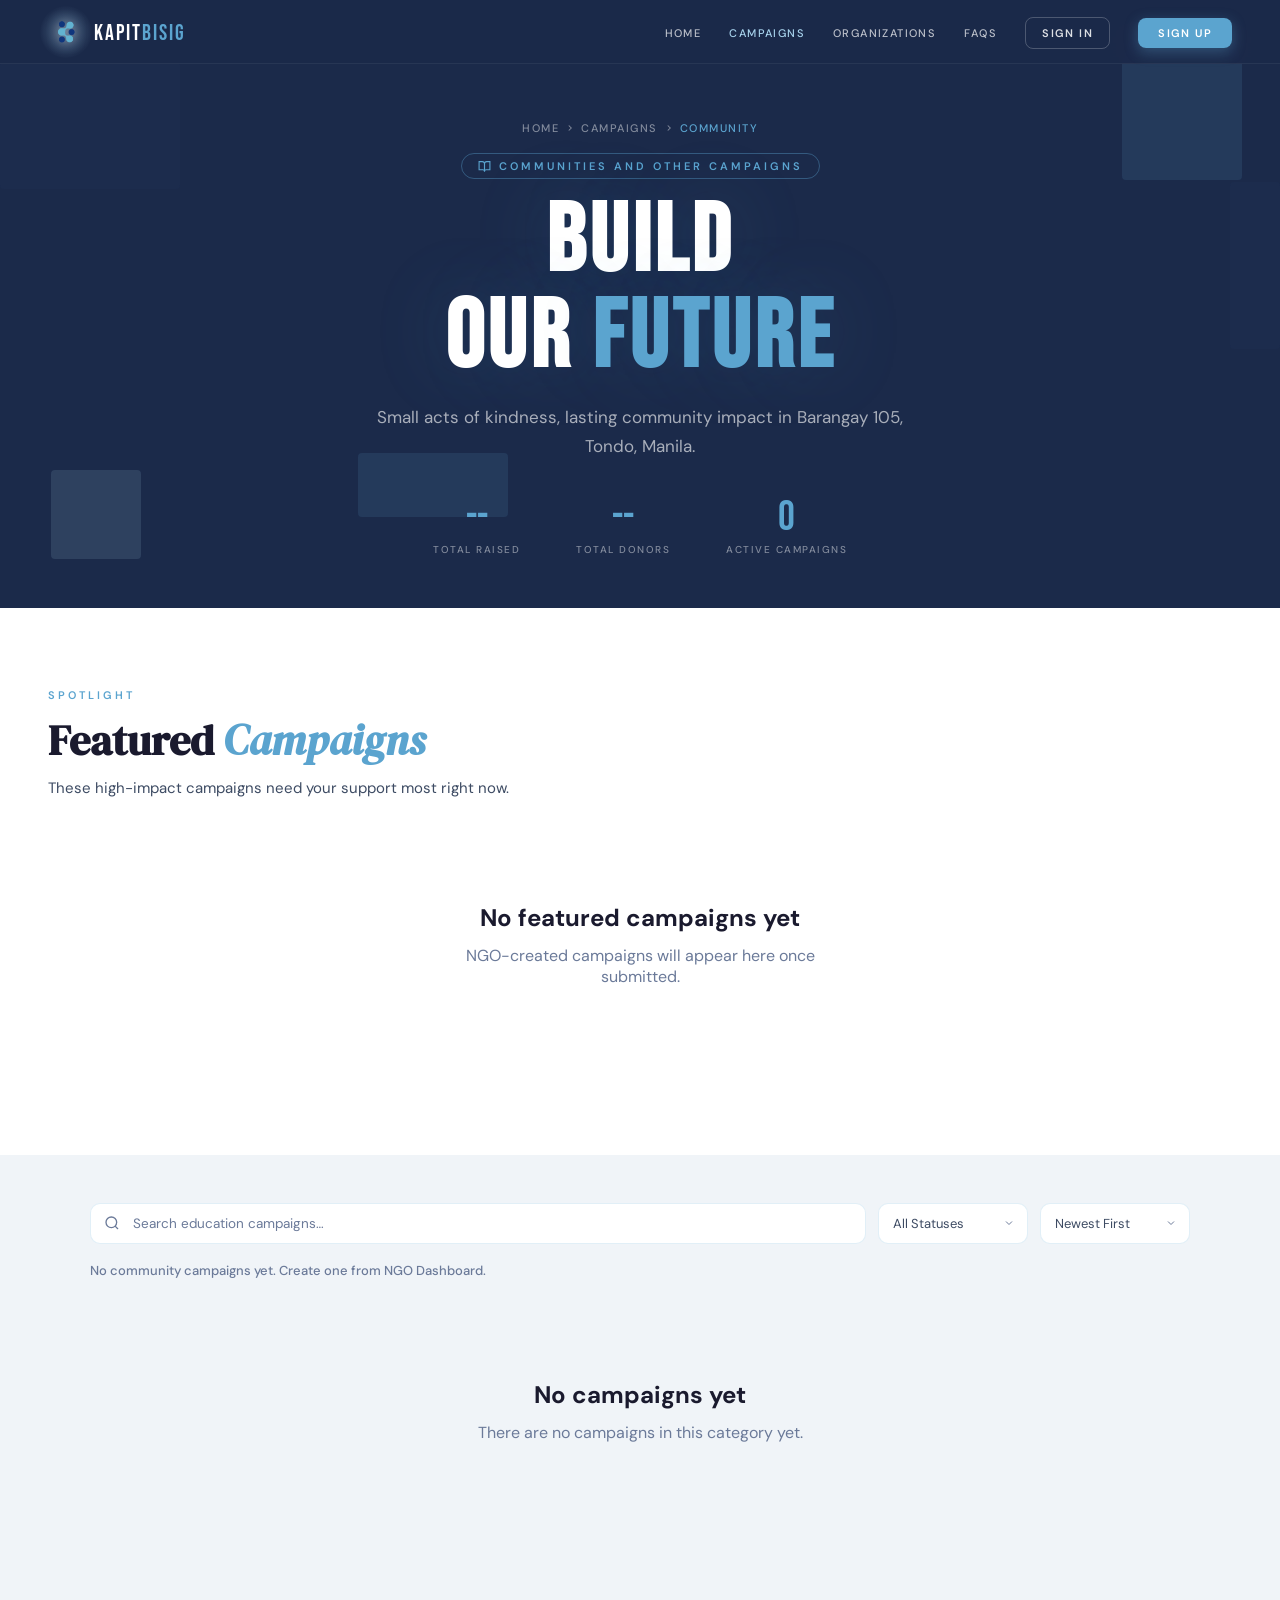
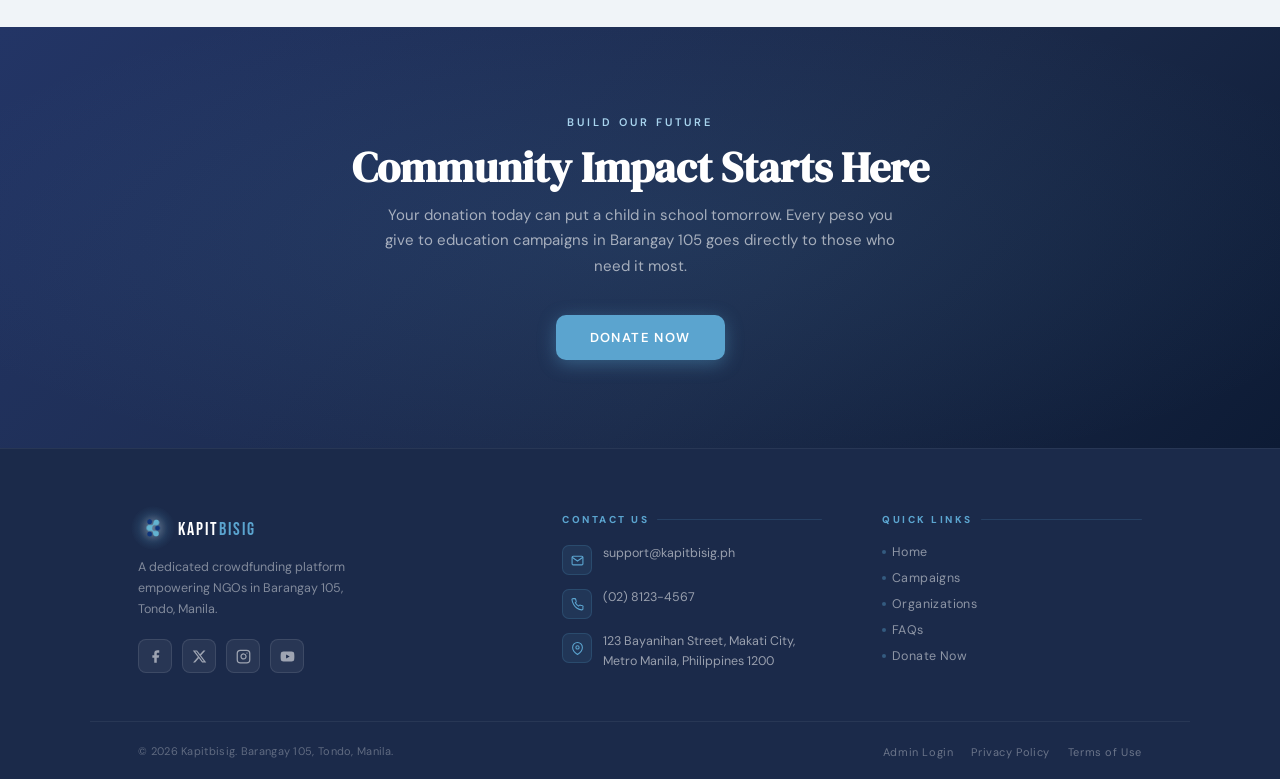
<file: FRONTEND/HTML/CommunityCategory.html>
﻿<!DOCTYPE html>
<html lang="en">
<head>
  <meta charset="UTF-8"/>
  <meta name="viewport" content="width=device-width, initial-scale=1.0"/>
  <link rel="icon" type="image/x-icon" href="../Assets/KBLOGOonly.ico"/>
  <title>Community Campaigns – KAPITBISIG</title>
  <link href="https://fonts.googleapis.com/css2?family=Bebas+Neue&family=DM+Sans:wght@300;400;500;600&family=DM+Serif+Display&display=swap" rel="stylesheet"/>
  <!-- FIX: Added missing Category stylesheet -->
  <link rel="stylesheet" href="../CSS/Category.css"/>
</head>
<body data-category-name="Community">

<!-- ══════ NAV ══════ -->
<nav id="mainNav">
  <a href="index.html" class="nav-logo">
    <div class="nav-logo-img-wrap">
      <img src="../Assets/KBLOGOonly.png" alt="KapitBisig Logo" onerror="this.style.display='none';"/>
    </div>
    <span class="nav-logo-text">KAPIT<span>BISIG</span></span>
  </a>
  <ul class="nav-links">
    <li><a href="index.html">Home</a></li>
    <li><a href="index.html#campaigns" class="active">Campaigns</a></li>
    <li><a href="index.html#organizations">Organizations</a></li>
    <li><a href="index.html#FAQs">FAQs</a></li>
    <li><a href="SignIn.html" class="nav-signin">Sign In</a></li>
    <li><a href="Signup.html" class="nav-signup">Sign Up</a></li>
  </ul>
  <button class="hamburger" id="hamburger" aria-label="Toggle menu" aria-expanded="false">
    <span></span><span></span><span></span>
  </button>
</nav>

<!-- mobile drawer -->
<div class="nav-drawer" id="navDrawer" aria-hidden="true" role="navigation">
  <a href="index.html" onclick="closeDrawer()">Home</a>
  <a href="index.html#campaigns" onclick="closeDrawer()">Campaigns</a>
  <a href="index.html#organizations" onclick="closeDrawer()">Organizations</a>
  <a href="index.html#FAQs" onclick="closeDrawer()">FAQs</a>
  <a href="SignIn.html" class="drawer-signin" onclick="closeDrawer()">Sign In</a>
  <a href="Signup.html" class="drawer-signup" onclick="closeDrawer()">Sign Up</a>
</div>

<!-- ══════ PAGE HERO ══════ -->
<section class="page-hero">
  <div class="page-hero-shapes">
    <div class="ph-shape ph-shape-1"></div>
    <div class="ph-shape ph-shape-2"></div>
    <div class="ph-shape ph-shape-3"></div>
    <div class="ph-shape ph-shape-4"></div>
    <div class="ph-shape ph-shape-5"></div>
  </div>
  <div class="page-hero-content">
    <div class="page-hero-breadcrumb">
      <a href="index.html">Home</a>
      <svg viewBox="0 0 24 24" width="10" height="10" fill="none" stroke="currentColor" stroke-width="2.5"><polyline points="9 18 15 12 9 6"/></svg>
      <a href="index.html#campaigns">Campaigns</a>
      <svg viewBox="0 0 24 24" width="10" height="10" fill="none" stroke="currentColor" stroke-width="2.5"><polyline points="9 18 15 12 9 6"/></svg>
      <span>Community</span>
    </div>
    <br>
    <div class="page-hero-eyebrow">
      <svg viewBox="0 0 24 24"><path d="M2 3h6a4 4 0 0 1 4 4v14a3 3 0 0 0-3-3H2z"/><path d="M22 3h-6a4 4 0 0 0-4 4v14a3 3 0 0 1 3-3h7z"/></svg>
      Communities and Other Campaigns
    </div>
    <h1 class="page-hero-title">BUILD<br/>OUR<span>  FUTURE</span></h1>
    <p class="page-hero-desc">Small acts of kindness, lasting community impact in Barangay 105, Tondo, Manila.</p>
    <div class="page-hero-stats">
      <div class="phs">
        <div class="phs-num" id="heroTotal">₱0</div>
        <div class="phs-label">Total Raised</div>
      </div>
      <div class="phs">
        <div class="phs-num" id="heroDonors">0</div>
        <div class="phs-label">Total Donors</div>
      </div>
      <div class="phs">
        <div class="phs-num" id="heroCampaigns">0</div>
        <div class="phs-label">Active Campaigns</div>
      </div>
    </div>
  </div>
</section>

<!-- ══════ FEATURED SECTION ══════ -->
<section class="featured-section">
  <p class="section-label reveal">Spotlight</p>
  <h2 class="section-title reveal reveal-delay-1">Featured <strong>Campaigns</strong></h2>
  <p class="section-desc reveal reveal-delay-2">These high-impact campaigns need your support most right now.</p>
  <div class="featured-grid reveal reveal-delay-2" id="featuredGrid">
    <!-- Injected by JS -->
  </div>
</section>

<!-- ══════ SEARCH & FILTER ══════ -->
<div class="filter-section">
  <div class="filter-bar">
    <div class="search-wrap">
      <svg viewBox="0 0 24 24"><circle cx="11" cy="11" r="8"/><line x1="21" y1="21" x2="16.65" y2="16.65"/></svg>
      <input
        type="text"
        class="search-input"
        id="searchInput"
        placeholder="Search education campaigns…"
        oninput="filterCampaigns()"
        autocomplete="off"
      />
    </div>
    <select class="filter-select" id="filterStatus" onchange="filterCampaigns()">
      <option value="">All Statuses</option>
      <option value="ongoing">Ongoing</option>
      <option value="completed">Completed</option>
    </select>
    <select class="filter-select" id="filterSort" onchange="filterCampaigns()">
      <option value="newest">Newest First</option>
      <option value="oldest">Oldest First</option>
      <option value="most-funded">Most Funded</option>
      <option value="least-funded">Least Funded</option>
    </select>
  </div>
  <div class="filter-results-label" id="resultsLabel" style="padding-bottom:0;"></div>
</div>

<!-- ══════ CAMPAIGNS LISTING ══════ -->
<section class="campaigns-listing">
  <div class="campaigns-grid" id="campaignsGrid">
    <!-- Injected by JS -->
  </div>
</section>

<!-- ══════ CTA ══════ -->
<section class="cta-section">
  <p class="section-label reveal" style="color:var(--sky-light);">Build Our Future</p>
  <h2 class="section-title reveal reveal-delay-1">Community Impact Starts Here</h2>
  <p class="section-desc reveal reveal-delay-2">
    Your donation today can put a child in school tomorrow. Every peso you give to education campaigns in Barangay 105 goes directly to those who need it most.
  </p>
  <a href="Campaign.html?category=Community" class="btn-sky reveal reveal-delay-3">Donate Now</a>
</section>

<!-- ════════ FOOTER ════════ -->
<footer>
  <div class="footer-main">

    <!-- Brand + Social -->
    <div class="footer-brand">
      <div class="footer-logo">
        <div class="footer-logo-img-wrap">
          <img src="../Assets/KBLOGOonly.png" alt="KapitBisig" onerror="this.style.display='none';"/>
        </div>
        <span class="footer-logo-text">KAPIT<span>BISIG</span></span>
      </div>
      <p class="footer-tagline">A dedicated crowdfunding platform empowering NGOs in Barangay 105, Tondo, Manila.</p>
      <div class="footer-social">
        <!-- Facebook -->
        <a href="#" class="footer-social-btn" aria-label="Facebook">
          <svg viewBox="0 0 24 24" xmlns="http://www.w3.org/2000/svg"><path d="M18 2h-3a5 5 0 0 0-5 5v3H7v4h3v8h4v-8h3l1-4h-4V7a1 1 0 0 1 1-1h3z"/></svg>
        </a>
        <!-- X / Twitter -->
        <a href="#" class="footer-social-btn" aria-label="X (Twitter)">
          <svg viewBox="0 0 24 24" xmlns="http://www.w3.org/2000/svg"><path d="M18.244 2.25h3.308l-7.227 8.26 8.502 11.24H16.17l-5.214-6.817L4.99 21.75H1.68l7.73-8.835L1.254 2.25H8.08l4.713 6.231zm-1.161 17.52h1.833L7.084 4.126H5.117z"/></svg>
        </a>
        <!-- Instagram -->
        <a href="#" class="footer-social-btn" aria-label="Instagram">
          <svg viewBox="0 0 24 24" fill="none" xmlns="http://www.w3.org/2000/svg" stroke="currentColor" stroke-width="2" stroke-linecap="round" stroke-linejoin="round"><rect x="2" y="2" width="20" height="20" rx="5" ry="5"/><path d="M16 11.37A4 4 0 1 1 12.63 8 4 4 0 0 1 16 11.37z"/><line x1="17.5" y1="6.5" x2="17.51" y2="6.5"/></svg>
        </a>
        <!-- YouTube -->
        <a href="#" class="footer-social-btn" aria-label="YouTube">
          <svg viewBox="0 0 24 24" xmlns="http://www.w3.org/2000/svg"><path d="M22.54 6.42a2.78 2.78 0 0 0-1.95-1.96C18.88 4 12 4 12 4s-6.88 0-8.59.46A2.78 2.78 0 0 0 1.46 6.42 29 29 0 0 0 1 12a29 29 0 0 0 .46 5.58 2.78 2.78 0 0 0 1.95 1.96C5.12 20 12 20 12 20s6.88 0 8.59-.46a2.78 2.78 0 0 0 1.96-1.96A29 29 0 0 0 23 12a29 29 0 0 0-.46-5.58z"/><polygon points="9.75 15.02 15.5 12 9.75 8.98 9.75 15.02" style="fill:var(--navy)"/></svg>
        </a>
      </div>
    </div>

    <!-- Contact Info -->
    <div class="footer-col">
      <p class="footer-col-title">Contact Us</p>
      <div class="footer-contact-list">
        <div class="footer-contact-item">
          <div class="footer-contact-icon">
            <svg viewBox="0 0 24 24"><path d="M4 4h16c1.1 0 2 .9 2 2v12c0 1.1-.9 2-2 2H4c-1.1 0-2-.9-2-2V6c0-1.1.9-2 2-2z"/><polyline points="22,6 12,13 2,6"/></svg>
          </div>
          <p class="footer-contact-text"><a href="mailto:support@kapitbisig.ph">support@kapitbisig.ph</a></p>
        </div>
        <div class="footer-contact-item">
          <div class="footer-contact-icon">
            <svg viewBox="0 0 24 24"><path d="M22 16.92v3a2 2 0 0 1-2.18 2 19.79 19.79 0 0 1-8.63-3.07A19.5 19.5 0 0 1 4.93 12a19.79 19.79 0 0 1-3.07-8.67A2 2 0 0 1 3.84 1.18h3a2 2 0 0 1 2 1.72c.127.96.361 1.903.7 2.81a2 2 0 0 1-.45 2.11L7.91 8.91a16 16 0 0 0 6.08 6.08l1.29-1.29a2 2 0 0 1 2.11-.45c.907.339 1.85.573 2.81.7A2 2 0 0 1 22 16.92z"/></svg>
          </div>
          <p class="footer-contact-text"><a href="tel:+6328123456">(02) 8123-4567</a></p>
        </div>
        <div class="footer-contact-item">
          <div class="footer-contact-icon">
            <svg viewBox="0 0 24 24"><path d="M21 10c0 7-9 13-9 13s-9-6-9-13a9 9 0 0 1 18 0z"/><circle cx="12" cy="10" r="3"/></svg>
          </div>
          <p class="footer-contact-text">123 Bayanihan Street, Makati City,<br/>Metro Manila, Philippines 1200</p>
        </div>
      </div>
    </div>
    <div class="footer-col">
      <p class="footer-col-title">Quick Links</p>
      <ul class="footer-links-list">
        <li><a href="#hero">Home</a></li>
        <li><a href="#campaigns">Campaigns</a></li>
        <li><a href="#organizations">Organizations</a></li>
        <li><a href="#FAQs">FAQs</a></li>
        <li><a href="#hero">Donate Now</a></li>
      </ul>
    </div>

  </div>

  <!-- Bottom bar -->
  <div class="footer-bottom">
    <p class="footer-copy">© 2026 Kapitbisig. Barangay 105, Tondo, Manila.</p>
    <ul class="footer-bottom-links">
      <li><a href="AdminLogIn.html">Admin Login</a></li>
      <li><a href="Privacy-policy.html">Privacy Policy</a></li>
      <li><a href="Terms-and-Conditions.html">Terms of Use</a></li>
    </ul>
  </div>
</footer>


<!-- ════════════════════════════════════════════════════
     COOKIE BANNER
════════════════════════════════════════════════════ -->
<div id="kb-cookie-banner" role="dialog" aria-label="Cookie Consent" aria-live="polite">
  <div class="kb-banner-inner">

    <button class="kb-banner-close" onclick="dismissBanner()" aria-label="Dismiss banner">
      <svg viewBox="0 0 24 24"><line x1="18" y1="6" x2="6" y2="18"/><line x1="6" y1="6" x2="18" y2="18"/></svg>
    </button>

    <div class="kb-banner-layout">

      <!-- Icon -->
      <div class="kb-banner-icon-wrap" aria-hidden="true">
        <svg viewBox="0 0 24 24">
          <circle cx="12" cy="12" r="10"/>
          <circle cx="8"  cy="9"  r="1.2" fill="var(--sky-light)" stroke="none"/>
          <circle cx="14" cy="7"  r="0.9" fill="var(--sky-light)" stroke="none"/>
          <circle cx="16" cy="13" r="1.2" fill="var(--sky-light)" stroke="none"/>
          <circle cx="10" cy="15" r="0.9" fill="var(--sky-light)" stroke="none"/>
          <path d="M12 2a10 10 0 0 1 0 20"/>
        </svg>
      </div>

      <!-- Text -->
      <div class="kb-banner-text">
        <p class="kb-banner-title">We use cookies to improve your experience 🍪</p>
        <p class="kb-banner-desc">
          KapitBisig uses essential, analytics, and marketing cookies to keep the platform running smoothly and help us understand how you use it.
          By clicking <strong style="color:rgba(255,255,255,0.78);">Accept</strong>, you agree to our cookie policy.
          See our <a href="Privacy-policy.html">Privacy Policy</a> for full details.
        </p>
      </div>

      <!-- Action buttons -->
      <div class="kb-banner-actions">
        <button class="kb-btn kb-btn-accept" onclick="acceptAll()">
          <svg viewBox="0 0 24 24"><polyline points="20 6 9 17 4 12"/></svg>
          Accept
        </button>
        <button class="kb-btn kb-btn-manage" onclick="openPreferences()">
          <svg viewBox="0 0 24 24"><path d="M12.22 2h-.44a2 2 0 0 0-2 2v.18a2 2 0 0 1-1 1.73l-.43.25a2 2 0 0 1-2 0l-.15-.08a2 2 0 0 0-2.73.73l-.22.38a2 2 0 0 0 .73 2.73l.15.1a2 2 0 0 1 1 1.72v.51a2 2 0 0 1-1 1.74l-.15.09a2 2 0 0 0-.73 2.73l.22.38a2 2 0 0 0 2.73.73l.15-.08a2 2 0 0 1 2 0l.43.25a2 2 0 0 1 1 1.73V20a2 2 0 0 0 2 2h.44a2 2 0 0 0 2-2v-.18a2 2 0 0 1 1-1.73l.43-.25a2 2 0 0 1 2 0l.15.08a2 2 0 0 0 2.73-.73l.22-.39a2 2 0 0 0-.73-2.73l-.15-.08a2 2 0 0 1-1-1.74v-.5a2 2 0 0 1 1-1.74l.15-.09a2 2 0 0 0 .73-2.73l-.22-.38a2 2 0 0 0-2.73-.73l-.15.08a2 2 0 0 1-2 0l-.43-.25a2 2 0 0 1-1-1.73V4a2 2 0 0 0-2-2z"/><circle cx="12" cy="12" r="3"/></svg>
          Manage Preferences
        </button>
        <button class="kb-btn kb-btn-learn" onclick="openPrivacyModal()">
          Learn More
        </button>
      </div>

    </div>
  </div>
</div>


<!-- ════════════════════════════════════════════════════
     PREFERENCES MODAL OVERLAY
════════════════════════════════════════════════════ -->
<div class="kb-overlay" id="kb-pref-overlay" onclick="handlePrefOverlayClick(event)" role="dialog" aria-modal="true" aria-labelledby="kb-pref-title">

  <div class="kb-pref-modal">
    <button class="kb-modal-close" onclick="closePreferences()" aria-label="Close preferences">
      <svg viewBox="0 0 24 24"><line x1="18" y1="6" x2="6" y2="18"/><line x1="6" y1="6" x2="18" y2="18"/></svg>
    </button>

    <div class="kb-modal-header">
      <span class="kb-modal-tag">Cookie Settings</span>
      <h2 class="kb-modal-title" id="kb-pref-title">Manage Your Preferences</h2>
      <p class="kb-modal-subtitle">Control which cookies you allow. Essential cookies are always active as they are required for the platform to function properly.</p>
    </div>
    <div class="kb-divider"></div>

    <div class="kb-cookie-list">

      <!-- Essential -->
      <div class="kb-cookie-row">
        <div class="kb-cookie-icon essential">
          <svg viewBox="0 0 24 24"><path d="M12 22s8-4 8-10V5l-8-3-8 3v7c0 6 8 10 8 10z"/></svg>
        </div>
        <div class="kb-cookie-info">
          <p class="kb-cookie-name">
            Essential Cookies
            <span class="kb-badge-required">Always On</span>
          </p>
          <p class="kb-cookie-desc">These cookies are necessary for the website to function and cannot be switched off. They are usually set in response to actions you take such as logging in, filling forms, or setting privacy preferences.</p>
        </div>
        <div class="kb-toggle-wrap">
          <label class="kb-toggle" aria-label="Essential cookies — always enabled">
            <input type="checkbox" id="toggle-essential" checked disabled/>
            <span class="kb-slider"></span>
          </label>
        </div>
      </div>

      <!-- Analytics -->
      <div class="kb-cookie-row">
        <div class="kb-cookie-icon analytics">
          <svg viewBox="0 0 24 24"><polyline points="22 12 18 12 15 21 9 3 6 12 2 12"/></svg>
        </div>
        <div class="kb-cookie-info">
          <p class="kb-cookie-name">Analytics Cookies</p>
          <p class="kb-cookie-desc">These help us understand how visitors interact with KapitBisig by collecting information anonymously. This lets us improve the platform and the experience for all users.</p>
        </div>
        <div class="kb-toggle-wrap">
          <label class="kb-toggle" aria-label="Toggle analytics cookies">
            <input type="checkbox" id="toggle-analytics"/>
            <span class="kb-slider"></span>
          </label>
        </div>
      </div>

      <!-- Marketing -->
      <div class="kb-cookie-row">
        <div class="kb-cookie-icon marketing">
          <svg viewBox="0 0 24 24"><path d="M22 12h-4l-3 9L9 3l-3 9H2"/></svg>
        </div>
        <div class="kb-cookie-info">
          <p class="kb-cookie-name">Marketing Cookies</p>
          <p class="kb-cookie-desc">These cookies track your visits across websites to show you relevant campaigns and ads for causes you care about. They help us measure the effectiveness of our outreach programs.</p>
        </div>
        <div class="kb-toggle-wrap">
          <label class="kb-toggle" aria-label="Toggle marketing cookies">
            <input type="checkbox" id="toggle-marketing"/>
            <span class="kb-slider"></span>
          </label>
        </div>
      </div>

    </div>

    <div class="kb-pref-footer">
      <button class="kb-btn-sm reject" onclick="rejectNonEssential()">
        Reject Non-Essential
      </button>
      <button class="kb-btn-sm save" onclick="savePreferences()">
        Save Preferences
      </button>
    </div>
  </div>
</div>


<!-- ════════════════════════════════════════════════════
     PRIVACY MODAL OVERLAY
════════════════════════════════════════════════════ -->
<div class="kb-overlay" id="kb-privacy-overlay" onclick="handlePrivacyOverlayClick(event)" role="dialog" aria-modal="true" aria-labelledby="kb-privacy-title">

  <div class="kb-privacy-modal">
    <button class="kb-modal-close" onclick="closePrivacyModal()" aria-label="Close privacy modal">
      <svg viewBox="0 0 24 24"><line x1="18" y1="6" x2="6" y2="18"/><line x1="6" y1="6" x2="18" y2="18"/></svg>
    </button>

    <div class="kb-privacy-header">
      <h2 class="kb-privacy-title" id="kb-privacy-title">Privacy Policy</h2>
      <p class="kb-privacy-subtitle">How we collect, use, and protect your personal information.</p>
    </div>

    <div class="kb-privacy-content">
      <h3>Cookies and Tracking</h3>
      <p>We use cookies and similar technologies to enhance your experience on KapitBisig. Cookies are small text files that are stored on your device when you visit our website.</p>

      <h3>Types of Cookies We Use</h3>
      <ul>
        <li><strong>Essential Cookies:</strong> Required for the website to function properly. These cannot be disabled.</li>
        <li><strong>Analytics Cookies:</strong> Help us understand how visitors use our platform to improve performance and user experience.</li>
        <li><strong>Marketing Cookies:</strong> Used to deliver relevant advertisements and track campaign effectiveness.</li>
      </ul>

      <h3>Your Choices</h3>
      <p>You can manage your cookie preferences at any time using the cookie banner or by clicking "Manage Preferences" in our footer. You can also disable cookies through your browser settings, though this may affect website functionality.</p>

      <h3>Data Protection</h3>
      <p>We are committed to protecting your privacy and complying with applicable data protection laws. For more information about how we handle your data, please read our full Privacy Policy.</p>
    </div>

    <div class="kb-privacy-footer">
      <button class="kb-btn kb-btn-accept" onclick="closePrivacyModal()">
        I Understand
      </button>
    </div>
  </div>
</div>


<!-- ════════════════════════════════════════════════════
     TOAST NOTIFICATION
════════════════════════════════════════════════════ -->
<div class="kb-toast" id="kb-toast">
  <div class="kb-toast-icon">
    <svg viewBox="0 0 24 24"><polyline points="20 6 9 17 4 12"/></svg>
  </div>
  <span class="kb-toast-msg" id="kb-toast-msg">Preferences saved!</span>
</div>


<!-- ════════════════════════════════════════════════════
     COOKIE CONSENT SCRIPT
════════════════════════════════════════════════════ -->


  <script src="../JS/api.js"></script>
  <script src="../JS/helpers.js"></script>
  <script src="../JS/Category.js"></script>
<script src="../JS/FooterSocial.js"></script>
</body>
</html>
</file>
<file: BACKEND/server/coverage/lcov-report/prettify.css>
.pln{color:#000}@media screen{.str{color:#080}.kwd{color:#008}.com{color:#800}.typ{color:#606}.lit{color:#066}.pun,.opn,.clo{color:#660}.tag{color:#008}.atn{color:#606}.atv{color:#080}.dec,.var{color:#606}.fun{color:red}}@media print,projection{.str{color:#060}.kwd{color:#006;font-weight:bold}.com{color:#600;font-style:italic}.typ{color:#404;font-weight:bold}.lit{color:#044}.pun,.opn,.clo{color:#440}.tag{color:#006;font-weight:bold}.atn{color:#404}.atv{color:#060}}pre.prettyprint{padding:2px;border:1px solid #888}ol.linenums{margin-top:0;margin-bottom:0}li.L0,li.L1,li.L2,li.L3,li.L5,li.L6,li.L7,li.L8{list-style-type:none}li.L1,li.L3,li.L5,li.L7,li.L9{background:#eee}
</file>
<file: BACKEND/server/coverage/lcov-report/base.css>
body, html {
  margin:0; padding: 0;
  height: 100%;
}
body {
    font-family: Helvetica Neue, Helvetica, Arial;
    font-size: 14px;
    color:#333;
}
.small { font-size: 12px; }
*, *:after, *:before {
  -webkit-box-sizing:border-box;
     -moz-box-sizing:border-box;
          box-sizing:border-box;
  }
h1 { font-size: 20px; margin: 0;}
h2 { font-size: 14px; }
pre {
    font: 12px/1.4 Consolas, "Liberation Mono", Menlo, Courier, monospace;
    margin: 0;
    padding: 0;
    -moz-tab-size: 2;
    -o-tab-size:  2;
    tab-size: 2;
}
a { color:#0074D9; text-decoration:none; }
a:hover { text-decoration:underline; }
.strong { font-weight: bold; }
.space-top1 { padding: 10px 0 0 0; }
.pad2y { padding: 20px 0; }
.pad1y { padding: 10px 0; }
.pad2x { padding: 0 20px; }
.pad2 { padding: 20px; }
.pad1 { padding: 10px; }
.space-left2 { padding-left:55px; }
.space-right2 { padding-right:20px; }
.center { text-align:center; }
.clearfix { display:block; }
.clearfix:after {
  content:'';
  display:block;
  height:0;
  clear:both;
  visibility:hidden;
  }
.fl { float: left; }
@media only screen and (max-width:640px) {
  .col3 { width:100%; max-width:100%; }
  .hide-mobile { display:none!important; }
}

.quiet {
  color: #7f7f7f;
  color: rgba(0,0,0,0.5);
}
.quiet a { opacity: 0.7; }

.fraction {
  font-family: Consolas, 'Liberation Mono', Menlo, Courier, monospace;
  font-size: 10px;
  color: #555;
  background: #E8E8E8;
  padding: 4px 5px;
  border-radius: 3px;
  vertical-align: middle;
}

div.path a:link, div.path a:visited { color: #333; }
table.coverage {
  border-collapse: collapse;
  margin: 10px 0 0 0;
  padding: 0;
}

table.coverage td {
  margin: 0;
  padding: 0;
  vertical-align: top;
}
table.coverage td.line-count {
    text-align: right;
    padding: 0 5px 0 20px;
}
table.coverage td.line-coverage {
    text-align: right;
    padding-right: 10px;
    min-width:20px;
}

table.coverage td span.cline-any {
    display: inline-block;
    padding: 0 5px;
    width: 100%;
}
.missing-if-branch {
    display: inline-block;
    margin-right: 5px;
    border-radius: 3px;
    position: relative;
    padding: 0 4px;
    background: #333;
    color: yellow;
}

.skip-if-branch {
    display: none;
    margin-right: 10px;
    position: relative;
    padding: 0 4px;
    background: #ccc;
    color: white;
}
.missing-if-branch .typ, .skip-if-branch .typ {
    color: inherit !important;
}
.coverage-summary {
  border-collapse: collapse;
  width: 100%;
}
.coverage-summary tr { border-bottom: 1px solid #bbb; }
.keyline-all { border: 1px solid #ddd; }
.coverage-summary td, .coverage-summary th { padding: 10px; }
.coverage-summary tbody { border: 1px solid #bbb; }
.coverage-summary td { border-right: 1px solid #bbb; }
.coverage-summary td:last-child { border-right: none; }
.coverage-summary th {
  text-align: left;
  font-weight: normal;
  white-space: nowrap;
}
.coverage-summary th.file { border-right: none !important; }
.coverage-summary th.pct { }
.coverage-summary th.pic,
.coverage-summary th.abs,
.coverage-summary td.pct,
.coverage-summary td.abs { text-align: right; }
.coverage-summary td.file { white-space: nowrap;  }
.coverage-summary td.pic { min-width: 120px !important;  }
.coverage-summary tfoot td { }

.coverage-summary .sorter {
    height: 10px;
    width: 7px;
    display: inline-block;
    margin-left: 0.5em;
    background: url(sort-arrow-sprite.png) no-repeat scroll 0 0 transparent;
}
.coverage-summary .sorted .sorter {
    background-position: 0 -20px;
}
.coverage-summary .sorted-desc .sorter {
    background-position: 0 -10px;
}
.status-line {  height: 10px; }
/* yellow */
.cbranch-no { background: yellow !important; color: #111; }
/* dark red */
.red.solid, .status-line.low, .low .cover-fill { background:#C21F39 }
.low .chart { border:1px solid #C21F39 }
.highlighted,
.highlighted .cstat-no, .highlighted .fstat-no, .highlighted .cbranch-no{
  background: #C21F39 !important;
}
/* medium red */
.cstat-no, .fstat-no, .cbranch-no, .cbranch-no { background:#F6C6CE }
/* light red */
.low, .cline-no { background:#FCE1E5 }
/* light green */
.high, .cline-yes { background:rgb(230,245,208) }
/* medium green */
.cstat-yes { background:rgb(161,215,106) }
/* dark green */
.status-line.high, .high .cover-fill { background:rgb(77,146,33) }
.high .chart { border:1px solid rgb(77,146,33) }
/* dark yellow (gold) */
.status-line.medium, .medium .cover-fill { background: #f9cd0b; }
.medium .chart { border:1px solid #f9cd0b; }
/* light yellow */
.medium { background: #fff4c2; }

.cstat-skip { background: #ddd; color: #111; }
.fstat-skip { background: #ddd; color: #111 !important; }
.cbranch-skip { background: #ddd !important; color: #111; }

span.cline-neutral { background: #eaeaea; }

.coverage-summary td.empty {
    opacity: .5;
    padding-top: 4px;
    padding-bottom: 4px;
    line-height: 1;
    color: #888;
}

.cover-fill, .cover-empty {
  display:inline-block;
  height: 12px;
}
.chart {
  line-height: 0;
}
.cover-empty {
    background: white;
}
.cover-full {
    border-right: none !important;
}
pre.prettyprint {
    border: none !important;
    padding: 0 !important;
    margin: 0 !important;
}
.com { color: #999 !important; }
.ignore-none { color: #999; font-weight: normal; }

.wrapper {
  min-height: 100%;
  height: auto !important;
  height: 100%;
  margin: 0 auto -48px;
}
.footer, .push {
  height: 48px;
}
</file>
<file: FRONTEND/CSS/AdminLogIn.css>
*,*::before,*::after{box-sizing:border-box;margin:0;padding:0}
:root{
  --navy:#0f1f3d;--navy-mid:#1a2f5a;--navy-light:#233566;
  --sky:#4a9cc7;--sky-light:#7dbde0;--sky-glow:#a8d4ee;
  --gold:#c9a84c;--gold-light:#e8c96a;
  --surface:#f4f7fb;--white:#ffffff;
  --text:#0d1b2e;--text-mid:#3a4a63;--text-soft:#7a8ba8;
  --error:#d94f4f;--success:#2e9e6e;--warn:#d4821a;
  --border:rgba(74,156,199,0.18);
  --shadow:0 8px 40px rgba(15,31,61,0.12);
  --radius:16px;
}
html{scroll-behavior:smooth}
body{font-family:'DM Sans',sans-serif;background:var(--navy);min-height:100vh;display:flex;align-items:center;justify-content:center;overflow-y:auto;overflow-x:hidden;position:relative}

/* Background mesh */
.bg-mesh{position:fixed;inset:0;pointer-events:none;z-index:0;overflow:hidden}
.bg-orb{position:absolute;border-radius:50%;filter:blur(80px);opacity:0.18}
.bg-orb-1{width:600px;height:600px;background:var(--sky);top:-200px;left:-100px;animation:orbFloat 12s ease-in-out infinite}
.bg-orb-2{width:400px;height:400px;background:var(--gold);bottom:-100px;right:-50px;animation:orbFloat 10s ease-in-out infinite reverse}
.bg-orb-3{width:300px;height:300px;background:var(--sky-light);top:40%;left:55%;animation:orbFloat 14s ease-in-out infinite 2s}
@keyframes orbFloat{0%,100%{transform:translateY(0) scale(1)}50%{transform:translateY(-30px) scale(1.04)}}

/* Grid overlay */
.bg-grid{position:fixed;inset:0;z-index:0;pointer-events:none;
  background-image:linear-gradient(rgba(74,156,199,0.04) 1px,transparent 1px),linear-gradient(90deg,rgba(74,156,199,0.04) 1px,transparent 1px);
  background-size:48px 48px}

/* Main card */
.login-wrap{position:relative;z-index:2;width:100%;max-width:460px;padding:24px 16px}
.login-card{background:rgba(255,255,255,0.04);backdrop-filter:blur(24px);border:1px solid rgba(255,255,255,0.1);border-radius:24px;padding:48px 44px;box-shadow:0 32px 80px rgba(0,0,0,0.4),inset 0 1px 0 rgba(255,255,255,0.1);animation:cardRise .6s cubic-bezier(.34,1.56,.64,1) both}
@keyframes cardRise{from{opacity:0;transform:translateY(32px) scale(.96)}to{opacity:1;transform:translateY(0) scale(1)}}

/* Branding */
.brand{text-align:center;margin-bottom:36px}
.brand-badge{display:inline-flex;align-items:center;justify-content:center;width:64px;height:64px;border-radius:20px;background:linear-gradient(135deg,var(--navy-mid),var(--sky));box-shadow:0 8px 32px rgba(74,156,199,0.45);margin-bottom:16px}
.brand-badge svg{width:32px;height:32px;stroke:#fff;fill:none;stroke-width:1.8;stroke-linecap:round;stroke-linejoin:round}
.brand-title{font-family:'Bebas Neue',sans-serif;font-size:30px;letter-spacing:3px;color:#fff}
.brand-title span{color:var(--sky-glow)}
.brand-subtitle{font-size:12px;font-weight:500;letter-spacing:2px;text-transform:uppercase;color:rgba(255,255,255,0.4);margin-top:4px}
.brand-note{display:inline-block;margin-top:14px;padding:6px 14px;border-radius:20px;background:rgba(201,168,76,0.12);border:1px solid rgba(201,168,76,0.3);font-size:11px;font-weight:600;color:var(--gold-light);letter-spacing:0.5px}

/* Form */
.form-label{font-size:10px;font-weight:800;letter-spacing:2px;text-transform:uppercase;color:rgba(255,255,255,0.45);margin-bottom:7px;display:block}
.field-group{margin-bottom:18px;position:relative}
.field-wrap{position:relative;display:flex;align-items:center}
.field-icon{position:absolute;left:14px;width:16px;height:16px;stroke:rgba(255,255,255,0.35);fill:none;stroke-width:2;pointer-events:none;flex-shrink:0;transition:stroke .2s}
.field-wrap:focus-within .field-icon{stroke:var(--sky-light)}
.login-input{width:100%;padding:13px 14px 13px 42px;border-radius:12px;border:1.5px solid rgba(255,255,255,0.1);background:rgba(255,255,255,0.07);font-family:'DM Sans',sans-serif;font-size:14px;color:#fff;outline:none;transition:border-color .25s,background .25s,box-shadow .25s}
.login-input::placeholder{color:rgba(255,255,255,0.3)}
.login-input:focus{border-color:var(--sky);background:rgba(255,255,255,0.1);box-shadow:0 0 0 4px rgba(74,156,199,0.15)}
.login-input.has-toggle{padding-right:44px}
.pwd-toggle{position:absolute;right:12px;background:none;border:none;cursor:pointer;color:rgba(255,255,255,0.35);padding:4px;border-radius:6px;transition:color .2s;display:flex}
.pwd-toggle:hover{color:var(--sky-light)}
.pwd-toggle svg{width:15px;height:15px;stroke:currentColor;fill:none;stroke-width:2}

/* CAPTCHA placeholder */
.captcha-box{display:flex;align-items:center;gap:12px;padding:13px 16px;border-radius:12px;border:1.5px solid rgba(255,255,255,0.1);background:rgba(255,255,255,0.06);margin-bottom:18px;cursor:pointer;transition:border-color .2s}
.captcha-box:hover{border-color:var(--sky)}
.captcha-check{width:22px;height:22px;border-radius:5px;border:2px solid rgba(255,255,255,0.3);display:flex;align-items:center;justify-content:center;flex-shrink:0;transition:background .2s,border-color .2s}
.captcha-check.checked{background:var(--success);border-color:var(--success)}
.captcha-check svg{width:13px;height:13px;stroke:#fff;fill:none;stroke-width:3;opacity:0;transition:opacity .2s}
.captcha-check.checked svg{opacity:1}
.captcha-text{font-size:13px;color:rgba(255,255,255,0.65);flex:1}
.captcha-logo{font-size:10px;color:rgba(255,255,255,0.3);text-align:right;line-height:1.3}

/* Submit */
.btn-login{width:100%;padding:15px;border-radius:12px;border:none;background:linear-gradient(135deg,var(--sky),var(--navy-mid));color:#fff;font-family:'DM Sans',sans-serif;font-size:13px;font-weight:700;letter-spacing:1.8px;text-transform:uppercase;cursor:pointer;box-shadow:0 6px 24px rgba(74,156,199,0.4);transition:transform .22s,box-shadow .22s;position:relative;overflow:hidden;margin-top:4px}
.btn-login::after{content:'';position:absolute;inset:0;background:rgba(255,255,255,0);transition:background .2s}
.btn-login:hover{transform:translateY(-2px);box-shadow:0 12px 36px rgba(74,156,199,0.5)}
.btn-login:hover::after{background:rgba(255,255,255,0.06)}
.btn-login:disabled{opacity:0.5;cursor:not-allowed;transform:none}

/* Links */
.form-links{display:flex;justify-content:space-between;align-items:center;margin-top:18px;flex-wrap:wrap;gap:8px}
.form-link{font-size:12px;font-weight:600;color:rgba(255,255,255,0.45);text-decoration:none;transition:color .2s;background:none;border:none;cursor:pointer;font-family:'DM Sans',sans-serif}
.form-link:hover{color:var(--sky-light)}

/* Error / info messages */
.msg-box{padding:11px 14px;border-radius:10px;font-size:12.5px;font-weight:500;margin-bottom:16px;display:flex;align-items:center;gap:9px;animation:msgIn .3s ease both}
@keyframes msgIn{from{opacity:0;transform:translateY(-6px)}to{opacity:1;transform:translateY(0)}}
.msg-error{background:rgba(217,79,79,0.15);border:1px solid rgba(217,79,79,0.3);color:#f58f8f}
.msg-warn{background:rgba(212,130,26,0.15);border:1px solid rgba(212,130,26,0.3);color:#f0b05a}
.msg-success{background:rgba(46,158,110,0.15);border:1px solid rgba(46,158,110,0.3);color:#5ddaab}
.msg-box svg{width:14px;height:14px;stroke:currentColor;fill:none;stroke-width:2;flex-shrink:0}

/* Lock overlay */
.lock-overlay{display:none;flex-direction:column;align-items:center;text-align:center;padding:8px 0}
.lock-icon{width:64px;height:64px;border-radius:50%;background:rgba(217,79,79,0.15);border:2px solid rgba(217,79,79,0.3);display:flex;align-items:center;justify-content:center;margin-bottom:16px}
.lock-icon svg{width:28px;height:28px;stroke:#f58f8f;fill:none;stroke-width:2}
.lock-title{font-family:'DM Serif Display',serif;font-size:22px;color:#fff;margin-bottom:8px}
.lock-desc{font-size:13px;color:rgba(255,255,255,0.5);line-height:1.6;max-width:300px}
.lock-timer{display:inline-block;margin-top:16px;padding:8px 20px;border-radius:20px;background:rgba(217,79,79,0.15);border:1px solid rgba(217,79,79,0.3);font-size:13px;font-weight:700;color:#f58f8f;letter-spacing:1px}

/* First-time password change */
.step-indicator{display:flex;align-items:center;gap:6px;justify-content:center;margin-bottom:28px}
.step-dot{width:8px;height:8px;border-radius:50%;background:rgba(255,255,255,0.2);transition:background .3s,transform .3s}
.step-dot.active{background:var(--sky);transform:scale(1.3)}
.step-dot.done{background:var(--success)}

/* Session toast */
.session-toast{position:fixed;top:20px;right:20px;z-index:999;padding:13px 20px;border-radius:12px;background:rgba(212,130,26,0.9);backdrop-filter:blur(10px);border:1px solid rgba(212,130,26,0.5);color:#fff;font-size:13px;font-weight:600;display:flex;align-items:center;gap:10px;box-shadow:0 8px 32px rgba(0,0,0,0.3);opacity:0;transform:translateX(20px);transition:opacity .35s,transform .35s;pointer-events:none}
.session-toast.show{opacity:1;transform:translateX(0)}
.session-toast svg{width:16px;height:16px;stroke:#fff;fill:none;stroke-width:2.5}

/* Progress spinner on submit */
.spinner{display:none;width:18px;height:18px;border:2px solid rgba(255,255,255,0.3);border-top-color:#fff;border-radius:50%;animation:spin .7s linear infinite;flex-shrink:0}
@keyframes spin{to{transform:rotate(360deg)}}
.btn-inner{display:flex;align-items:center;justify-content:center;gap:10px}

/* Attempt counter */
.attempt-bar{display:flex;gap:5px;margin-top:8px;justify-content:flex-end}
.attempt-dot{width:7px;height:7px;border-radius:50%;background:rgba(255,255,255,0.15);transition:background .3s}
.attempt-dot.used{background:var(--error)}

/* Responsive */
@media(max-width:480px){.login-card{padding:36px 24px}}
</file>
<file: FRONTEND/CSS/Campaigns.css>
*, *::before, *::after { box-sizing: border-box; margin: 0; padding: 0; }
:root {
  --navy:      #1B2A4A;
  --navy-mid:  #233566;
  --sky:       #5BA4CF;
  --sky-light: #A8D4EE;
  --off-white: #F0F4F8;
  --white:     #FFFFFF;
  --text-dark: #1a1a2e;
  --text-mid:  #3d4b63;
  --text-soft: #6b7a99;
  --green:     #22c55e;
  --green-bg:  #f0fdf4;
  --amber:     #f59e0b;
  --red:       #ef4444;
  --red-bg:    #fef2f2;
  --nav-h:     64px;
}
    html { scroll-behavior: smooth; }
    body { font-family: 'DM Sans', sans-serif; background: #f5f7fa; color: var(--text-dark); overflow-x: hidden; }
    img { max-width: 100%; display: block; }

    /* ══ NAV ══ */
    nav {
      position: fixed; top: 0; left: 0; right: 0; z-index: 300;
      display: flex; align-items: center; justify-content: space-between;
      padding: 0 clamp(16px,4vw,48px); height: var(--nav-h);
      background: rgba(27,42,74,0.97); backdrop-filter: blur(10px);
      border-bottom: 1px solid rgba(255,255,255,0.06);
    }
    .nav-logo { display: flex; align-items: center; gap: 10px; text-decoration: none; flex-shrink: 0; }
    .nav-logo-img-wrap { position: relative; width: 36px; height: 36px; display: flex; align-items: center; justify-content: center; }
    .nav-logo-img-wrap::before { content:''; position:absolute; inset:-8px; background:radial-gradient(circle at center,rgba(255,255,255,0.28) 0%,rgba(168,212,238,0.14) 45%,transparent 72%); border-radius:50%; z-index:0; }
    .nav-logo-img-wrap img { position:relative; z-index:1; width:32px; height:32px; object-fit:contain; filter:drop-shadow(0 0 6px rgba(168,212,238,0.5)); }
    .nav-logo-text { font-family:'Bebas Neue',sans-serif; font-size:clamp(18px,2.5vw,22px); letter-spacing:2px; color:var(--white); padding-top:3px; }
    .nav-logo-text span { color:var(--sky); }
    .nav-links { display:flex; align-items:center; gap:clamp(14px,2.2vw,32px); list-style:none; }
    .nav-links a { font-size:11px; font-weight:500; letter-spacing:1.4px; text-transform:uppercase; text-decoration:none; color:rgba(255,255,255,0.7); transition:color .25s; }
    .nav-links a:hover { color:var(--sky-light); }
    .nav-btn { padding:8px 20px !important; border-radius:8px; font-weight:600 !important; transition:background .25s,transform .2s,box-shadow .25s !important; }
    .nav-signin { background:transparent !important; color:rgba(255,255,255,0.85) !important; border:1.5px solid rgba(255,255,255,0.22) !important; padding:8px 16px !important; }
    .nav-signin:hover { background:rgba(255,255,255,0.08) !important; }
    .nav-signup { background:var(--sky) !important; color:var(--white) !important; box-shadow:0 4px 14px rgba(91,164,207,0.35); }
    .nav-signup:hover { background:#4A93BF !important; transform:translateY(-1px) !important; }
    /* User avatar in nav */
    .nav-user { display:flex; align-items:center; gap:10px; }
    .nav-avatar { width:34px; height:34px; border-radius:50%; background:linear-gradient(135deg,var(--sky),var(--navy-mid)); display:flex; align-items:center; justify-content:center; font-size:13px; font-weight:700; color:white; cursor:pointer; border:2px solid rgba(91,164,207,0.4); transition:border-color .2s; }
    .nav-avatar:hover { border-color:var(--sky); }
    .nav-user-name { font-size:12px; font-weight:600; color:rgba(255,255,255,0.8); }
    .hamburger { display:none; flex-direction:column; justify-content:center; gap:5px; width:40px; height:40px; background:none; border:none; cursor:pointer; padding:7px; border-radius:8px; }
    .hamburger span { display:block; height:2px; width:100%; background:rgba(255,255,255,0.85); border-radius:2px; transition:transform .3s,opacity .3s; }
    .hamburger.open span:nth-child(1) { transform:translateY(7px) rotate(45deg); }
    .hamburger.open span:nth-child(2) { opacity:0; transform:scaleX(0); }
    .hamburger.open span:nth-child(3) { transform:translateY(-7px) rotate(-45deg); }
    .nav-drawer { display:none; position:fixed; top:var(--nav-h); left:0; right:0; background:rgba(20,32,60,0.99); backdrop-filter:blur(16px); z-index:199; flex-direction:column; padding:8px clamp(16px,5vw,32px) 24px; border-bottom:1px solid rgba(255,255,255,0.07); opacity:0; transform:translateY(-8px); transition:opacity .3s,transform .3s; }
    .nav-drawer.open { display:flex; opacity:1; transform:translateY(0); }
    .nav-drawer a { font-size:13px; font-weight:500; letter-spacing:1.4px; text-transform:uppercase; text-decoration:none; color:rgba(255,255,255,0.75); padding:15px 0; border-bottom:1px solid rgba(255,255,255,0.06); transition:color .2s; }
    .nav-drawer a:last-child { border-bottom:none; }
    .nav-drawer a:hover { color:var(--sky-light); }

    /* ══ CAMPAIGN HERO ══ */
    .camp-hero {
      margin-top: var(--nav-h);
      background: var(--navy);
      padding: clamp(32px,5vw,52px) clamp(16px,5vw,48px);
      position: relative; overflow: hidden;
    }
    .camp-hero::before { content:''; position:absolute; inset:0; background:radial-gradient(ellipse 70% 90% at 80% 50%, rgba(91,164,207,0.08), transparent); }
    .camp-hero-inner { max-width:1100px; margin:0 auto; display:grid; grid-template-columns:1fr auto; gap:24px; align-items:start; position:relative; z-index:1; }
    .camp-hero-ngo { display:flex; align-items:center; gap:12px; margin-bottom:14px; }
    .camp-hero-ngo-badge { display:inline-flex; align-items:center; gap:6px; background:rgba(34,197,94,0.15); border:1px solid rgba(34,197,94,0.3); border-radius:20px; padding:4px 12px; font-size:11px; font-weight:600; letter-spacing:1px; text-transform:uppercase; color:#4ade80; }
    .camp-hero-ngo-badge svg { width:10px; height:10px; fill:#4ade80; }
    .camp-ngo-name { font-size:12px; font-weight:600; color:var(--sky-light); letter-spacing:0.5px; }
    .camp-hero-title { font-family:'DM Serif Display',serif; font-size:clamp(24px,4vw,40px); color:var(--white); line-height:1.15; margin-bottom:10px; }
    .camp-hero-desc { font-size:clamp(13px,1.5vw,15px); color:rgba(255,255,255,0.6); line-height:1.75; max-width:600px; }
    .camp-hero-meta { display:flex; gap:20px; flex-wrap:wrap; margin-top:18px; }
    .camp-meta-item { display:flex; align-items:center; gap:6px; font-size:12px; color:rgba(255,255,255,0.5); }
    .camp-meta-item svg { width:13px; height:13px; stroke:var(--sky); fill:none; stroke-width:2; flex-shrink:0; }
    .camp-status-badge { display:inline-flex; align-items:center; gap:5px; background:rgba(91,164,207,0.15); border:1px solid rgba(91,164,207,0.3); border-radius:6px; padding:5px 12px; font-size:11px; font-weight:700; letter-spacing:1px; text-transform:uppercase; color:var(--sky-light); align-self:flex-start; }
    .camp-status-badge .dot { width:6px; height:6px; border-radius:50%; background:var(--sky); animation:pulse 2s infinite; }
    @keyframes pulse { 0%,100%{opacity:1;transform:scale(1);} 50%{opacity:0.5;transform:scale(1.4);} }

    /* ══ LAYOUT ══ */
    .page-body-wrap { background: linear-gradient(180deg, #eaf1f8 0%, #f0f4f8 60%, #f5f7fa 100%); border-top: 1px solid rgba(91,164,207,0.12); min-height: 400px; }
    .page-body { max-width:1100px; margin:0 auto; padding:clamp(24px,4vw,44px) clamp(16px,5vw,48px); display:grid; grid-template-columns:1fr 340px; gap:28px; align-items:start; }

    /* ══ PROGRESS / TRANSPARENCY SECTION ══ */
    .card { background:var(--white); border-radius:20px; border:1px solid rgba(91,164,207,0.1); padding:clamp(20px,3vw,28px); box-shadow:0 4px 18px rgba(27,42,74,0.07); margin-bottom:20px; }
    .card:last-child { margin-bottom:0; }
    .card-label { font-size:10px; font-weight:800; letter-spacing:2.5px; text-transform:uppercase; color:var(--sky); margin-bottom:14px; display:flex; align-items:center; gap:8px; }
    .card-label::after { content:''; flex:1; height:1px; background:rgba(91,164,207,0.15); }
    .card-label svg { width:13px; height:13px; stroke:var(--sky); fill:none; stroke-width:2; }

    /* Progress Bar */
    .progress-amounts { display:flex; justify-content:space-between; align-items:flex-end; margin-bottom:10px; }
    .raised-amount { font-family:'Bebas Neue',sans-serif; font-size:clamp(32px,5vw,44px); color:var(--navy-mid); line-height:1; }
    .raised-amount span { font-family:'DM Sans',sans-serif; font-size:12px; font-weight:600; color:var(--text-soft); letter-spacing:0.5px; display:block; margin-top:2px; }
    .goal-amount { font-size:13px; color:var(--text-soft); text-align:right; }
    .goal-amount strong { display:block; font-size:18px; font-weight:700; color:var(--text-dark); }
    .progress-track { height:12px; background:var(--off-white); border-radius:999px; overflow:hidden; margin-bottom:10px; }
    .progress-fill { height:100%; border-radius:999px; background:linear-gradient(90deg, var(--sky), var(--sky-light)); transition:width 1.2s cubic-bezier(.4,0,.2,1); position:relative; }
    .progress-fill::after { content:''; position:absolute; right:0; top:0; bottom:0; width:20px; background:rgba(255,255,255,0.35); border-radius:999px; animation:shimmer 2s infinite; }
    @keyframes shimmer { 0%,100%{opacity:0;} 50%{opacity:1;} }
    .progress-stats { display:grid; grid-template-columns:repeat(3,1fr); gap:12px; margin-top:16px; }
    .prog-stat { text-align:center; padding:12px; background:var(--off-white); border-radius:12px; border:1px solid rgba(91,164,207,0.08); }
    .prog-stat-num { font-family:'Bebas Neue',sans-serif; font-size:22px; color:var(--navy-mid); line-height:1; }
    .prog-stat-label { font-size:10px; font-weight:600; letter-spacing:1px; text-transform:uppercase; color:var(--text-soft); margin-top:3px; }

    /* Transparency Report */
    .transparency-grid { display:grid; grid-template-columns:1fr 1fr; gap:12px; }
    .trans-item { padding:14px 16px; border-radius:12px; background:var(--off-white); border:1px solid rgba(91,164,207,0.1); }
    .trans-item-label { font-size:10px; font-weight:700; letter-spacing:1.5px; text-transform:uppercase; color:var(--sky); margin-bottom:6px; }
    .trans-item-val { font-size:15px; font-weight:700; color:var(--text-dark); }
    .trans-item-sub { font-size:11px; color:var(--text-soft); margin-top:2px; }
    .trans-chart { margin-top:14px; }
    .trans-bar-row { display:flex; align-items:center; gap:10px; margin-bottom:8px; }
    .trans-bar-label { font-size:12px; color:var(--text-mid); min-width:110px; }
    .trans-bar-track { flex:1; height:8px; background:var(--off-white); border-radius:999px; overflow:hidden; }
    .trans-bar-fill { height:100%; border-radius:999px; transition:width 1s ease; }
    .trans-bar-fill.green { background:linear-gradient(90deg,#22c55e,#4ade80); }
    .trans-bar-fill.sky { background:linear-gradient(90deg,var(--sky),var(--sky-light)); }
    .trans-bar-fill.amber { background:linear-gradient(90deg,#f59e0b,#fcd34d); }
    .trans-bar-pct { font-size:11px; font-weight:700; color:var(--text-soft); min-width:36px; text-align:right; }

    /* Campaign Updates */
    .updates-list { display:flex; flex-direction:column; gap:0; position:relative; }
    .updates-list::before { content:''; position:absolute; left:15px; top:0; bottom:0; width:2px; background:linear-gradient(to bottom,var(--sky),rgba(91,164,207,0.08)); border-radius:2px; }
    .update-item { display:flex; gap:18px; padding-bottom:20px; }
    .update-item:last-child { padding-bottom:0; }
    .update-dot { width:32px; height:32px; border-radius:50%; background:linear-gradient(135deg,var(--sky),var(--sky-light)); border:3px solid var(--white); box-shadow:0 0 0 2px rgba(91,164,207,0.2); display:flex; align-items:center; justify-content:center; flex-shrink:0; z-index:1; }
    .update-dot svg { width:13px; height:13px; stroke:white; fill:none; stroke-width:2.5; }
    .update-content { flex:1; padding-top:4px; }
    .update-date { font-size:10px; font-weight:700; letter-spacing:1px; text-transform:uppercase; color:var(--sky); margin-bottom:4px; }
    .update-text { font-size:13.5px; color:var(--text-mid); line-height:1.7; }

    /* Recent Donors */
    .donors-list { display:flex; flex-direction:column; gap:10px; }
    .donor-item { display:flex; align-items:center; gap:12px; padding:12px 14px; border-radius:12px; background:var(--off-white); border:1px solid rgba(91,164,207,0.08); transition:border-color .2s,background .2s; }
    .donor-item:hover { border-color:rgba(91,164,207,0.25); background:rgba(91,164,207,0.04); }
    .donor-avatar { width:38px; height:38px; border-radius:50%; background:linear-gradient(135deg,var(--navy-mid),var(--sky)); display:flex; align-items:center; justify-content:center; font-size:14px; font-weight:700; color:white; flex-shrink:0; }
    .donor-avatar.anon { background:linear-gradient(135deg,#64748b,#94a3b8); }
    .donor-info { flex:1; min-width:0; }
    .donor-name { font-size:13.5px; font-weight:600; color:var(--text-dark); }
    .donor-date { font-size:11px; color:var(--text-soft); }
    .donor-amount { font-size:14px; font-weight:700; color:var(--sky); flex-shrink:0; }
    .new-badge { font-size:9px; font-weight:700; letter-spacing:1px; background:rgba(34,197,94,0.12); color:#16a34a; border:1px solid rgba(34,197,94,0.25); border-radius:4px; padding:2px 6px; text-transform:uppercase; margin-left:6px; }

    /* Campaign Actions */
    .camp-actions { display:flex; gap:10px; flex-wrap:wrap; }
    .action-btn { display:inline-flex; align-items:center; gap:7px; padding:10px 18px; border-radius:10px; font-size:12px; font-weight:600; letter-spacing:0.5px; cursor:pointer; border:1.5px solid; text-decoration:none; transition:all .22s; background:transparent; font-family:'DM Sans',sans-serif; }
    .action-like { border-color:rgba(239,68,68,0.3); color:var(--red); }
    .action-like:hover, .action-like.liked { background:rgba(239,68,68,0.08); border-color:rgba(239,68,68,0.5); }
    .action-like.liked svg { fill:var(--red); }
    .action-share { border-color:rgba(91,164,207,0.3); color:var(--sky); }
    .action-share:hover { background:rgba(91,164,207,0.08); border-color:var(--sky); }
    .action-report { border-color:rgba(245,158,11,0.3); color:var(--amber); margin-left:auto; }
    .action-report:hover { background:rgba(245,158,11,0.08); border-color:var(--amber); }
    .action-btn svg { width:14px; height:14px; stroke:currentColor; fill:none; stroke-width:2; transition:fill .2s; }
    .like-count { font-size:11px; opacity:0.8; }

    /* ══ SIDEBAR ══ */
    .sidebar { display:flex; flex-direction:column; gap:18px; }
    .donate-card { background:linear-gradient(135deg,var(--navy) 0%,var(--navy-mid) 60%,#2a5090 100%); border-radius:20px; padding:24px; border:1px solid rgba(91,164,207,0.2); box-shadow:0 8px 32px rgba(27,42,74,0.15); position:relative; overflow:hidden; }
    .donate-card::before { content:''; position:absolute; inset:0; background:radial-gradient(ellipse 80% 80% at 50% 20%,rgba(91,164,207,0.1),transparent); }
    .donate-card-title { font-family:'DM Serif Display',serif; font-size:20px; color:var(--white); margin-bottom:6px; position:relative; }
    .donate-card-sub { font-size:12.5px; color:rgba(255,255,255,0.55); margin-bottom:20px; line-height:1.6; position:relative; }
    .btn-donate-main { width:100%; padding:15px; border-radius:12px; background:var(--sky); color:var(--white); border:none; font-family:'DM Sans',sans-serif; font-size:14px; font-weight:700; letter-spacing:1px; text-transform:uppercase; cursor:pointer; box-shadow:0 4px 18px rgba(91,164,207,0.4); transition:background .25s,transform .22s,box-shadow .25s; position:relative; display:flex; align-items:center; justify-content:center; gap:8px; }
    .btn-donate-main:hover { background:#4A93BF; transform:translateY(-2px); box-shadow:0 8px 28px rgba(91,164,207,0.55); }
    .btn-donate-main svg { width:16px; height:16px; stroke:white; fill:none; stroke-width:2; }
    .donate-card-divider { height:1px; background:rgba(255,255,255,0.08); margin:16px 0; position:relative; }
    .donate-mini-stats { display:grid; grid-template-columns:1fr 1fr; gap:10px; position:relative; }
    .mini-stat { text-align:center; }
    .mini-stat-num { font-family:'Bebas Neue',sans-serif; font-size:22px; color:var(--sky-light); }
    .mini-stat-label { font-size:10px; font-weight:500; letter-spacing:0.8px; color:rgba(255,255,255,0.4); text-transform:uppercase; }

    /* NGO Info Card */
    .ngo-side-card { background:var(--white); border-radius:16px; border:1px solid rgba(91,164,207,0.12); padding:18px; box-shadow:0 2px 12px rgba(27,42,74,0.06); }
    .ngo-side-header { display:flex; align-items:center; gap:12px; margin-bottom:14px; }
    .ngo-side-logo { width:46px; height:46px; border-radius:10px; background:linear-gradient(135deg,var(--navy-mid),var(--sky)); display:flex; align-items:center; justify-content:center; flex-shrink:0; overflow:hidden; }
    .ngo-side-logo img { width:100%; height:100%; object-fit:contain; padding:6px; background:white; border-radius:8px; }
    .ngo-side-logo svg { width:22px; height:22px; stroke:white; fill:none; stroke-width:2; }
    .ngo-side-name { font-size:14px; font-weight:700; color:var(--text-dark); line-height:1.3; }
    .ngo-side-verified { display:inline-flex; align-items:center; gap:4px; font-size:10px; font-weight:700; letter-spacing:0.5px; color:#16a34a; }
    .ngo-side-verified svg { width:11px; height:11px; stroke:#16a34a; fill:none; stroke-width:2.5; }
    .ngo-side-desc { font-size:12.5px; color:var(--text-soft); line-height:1.65; }
    .ngo-side-link { display:inline-flex; align-items:center; gap:5px; margin-top:10px; font-size:11.5px; font-weight:600; color:var(--sky); text-decoration:none; border-bottom:1px solid rgba(91,164,207,0.3); padding-bottom:1px; transition:color .2s; }
    .ngo-side-link:hover { color:var(--navy-mid); }
    .ngo-side-link svg { width:11px; height:11px; stroke:currentColor; fill:none; stroke-width:2; }

    /* ══ MODALS SHARED ══ */
    .modal-overlay { display:none; position:fixed; inset:0; z-index:500; background:rgba(10,16,35,0.72); backdrop-filter:blur(6px); align-items:center; justify-content:center; padding:16px; }
    .modal-overlay.open { display:flex; }
    .modal-box { background:var(--white); border-radius:24px; width:100%; max-width:520px; padding:clamp(22px,4vw,36px); position:relative; box-shadow:0 32px 80px rgba(0,0,0,0.35); animation:modalIn .3s cubic-bezier(.34,1.56,.64,1); max-height:94vh; overflow-y:auto; }
    .modal-box.wide { max-width:600px; }
    @keyframes modalIn { from{opacity:0;transform:scale(0.88) translateY(20px);} to{opacity:1;transform:scale(1) translateY(0);} }
    .modal-close { position:absolute; top:16px; right:16px; width:34px; height:34px; border-radius:50%; border:none; background:var(--off-white); cursor:pointer; display:grid; place-items:center; color:var(--text-soft); transition:background .2s,color .2s; }
    .modal-close:hover { background:var(--sky); color:white; }
    .modal-close svg { width:14px; height:14px; stroke:currentColor; fill:none; stroke-width:2.5; }
    .modal-tag { font-size:10px; font-weight:700; letter-spacing:2px; text-transform:uppercase; color:var(--sky); margin-bottom:6px; }
    .modal-title { font-family:'DM Serif Display',serif; font-size:clamp(20px,3vw,26px); color:var(--text-dark); margin-bottom:6px; }
    .modal-sub { font-size:13.5px; color:var(--text-soft); margin-bottom:22px; line-height:1.6; }
    .modal-divider { height:1px; background:rgba(91,164,207,0.12); margin:18px 0; }
    .modal-footer { margin-top:22px; display:flex; gap:10px; justify-content:flex-end; flex-wrap:wrap; }
    .btn-outline { padding:11px 22px; border-radius:10px; font-size:12px; font-weight:600; letter-spacing:0.8px; cursor:pointer; border:2px solid rgba(91,164,207,0.25); background:transparent; color:var(--text-mid); transition:border-color .2s,color .2s; font-family:'DM Sans',sans-serif; }
    .btn-outline:hover { border-color:var(--sky); color:var(--sky); }
    .btn-primary-modal { padding:12px 28px; border-radius:10px; font-size:13px; font-weight:700; letter-spacing:0.8px; cursor:pointer; border:none; background:var(--sky); color:white; transition:background .22s,transform .22s; font-family:'DM Sans',sans-serif; display:inline-flex; align-items:center; gap:6px; }
    .btn-primary-modal:hover { background:#4A93BF; transform:translateY(-1px); }
    .btn-primary-modal svg { width:14px; height:14px; stroke:white; fill:none; stroke-width:2; }
    .btn-primary-modal:disabled { opacity:0.5; cursor:not-allowed; transform:none; }

    /* ══ DONATION MODAL ══ */
    .amount-presets { display:grid; grid-template-columns:repeat(4,1fr); gap:8px; margin-bottom:14px; }
    .preset-btn { padding:10px 6px; border-radius:10px; border:1.5px solid rgba(91,164,207,0.2); background:var(--off-white); font-family:'DM Sans',sans-serif; font-size:13px; font-weight:600; color:var(--text-mid); cursor:pointer; transition:all .2s; text-align:center; }
    .preset-btn:hover, .preset-btn.active { border-color:var(--sky); background:rgba(91,164,207,0.08); color:var(--navy-mid); }
    .form-group { margin-bottom:16px; }
    .form-label { font-size:11px; font-weight:700; letter-spacing:1.5px; text-transform:uppercase; color:var(--text-soft); margin-bottom:7px; display:block; }
    .form-input { width:100%; padding:12px 16px; border-radius:10px; border:1.5px solid rgba(91,164,207,0.2); background:var(--off-white); font-family:'DM Sans',sans-serif; font-size:14px; color:var(--text-dark); transition:border-color .2s,background .2s; outline:none; }
    .form-input:focus { border-color:var(--sky); background:var(--white); }
    .form-input::placeholder { color:var(--text-soft); }
    .input-prefix-wrap { position:relative; }
    .input-prefix { position:absolute; left:14px; top:50%; transform:translateY(-50%); font-size:14px; font-weight:700; color:var(--text-soft); pointer-events:none; }
    .input-prefix-wrap .form-input { padding-left:34px; }
    .tip-options { display:grid; grid-template-columns:repeat(4,1fr); gap:8px; }
    .tip-btn { padding:9px 4px; border-radius:8px; border:1.5px solid rgba(91,164,207,0.2); background:var(--off-white); font-family:'DM Sans',sans-serif; font-size:12px; font-weight:600; color:var(--text-soft); cursor:pointer; transition:all .2s; text-align:center; }
    .tip-btn:hover, .tip-btn.active { border-color:var(--sky); background:rgba(91,164,207,0.08); color:var(--navy-mid); }
    .donation-summary-box { background:var(--off-white); border-radius:12px; border:1px solid rgba(91,164,207,0.12); padding:16px; }
    .summary-row { display:flex; justify-content:space-between; align-items:center; padding:5px 0; font-size:13px; color:var(--text-mid); }
    .summary-row.total { border-top:1px solid rgba(91,164,207,0.15); padding-top:10px; margin-top:5px; font-weight:700; font-size:15px; color:var(--text-dark); }
    .summary-row.tax { font-size:11px; color:var(--text-soft); }
    .anon-check { display:flex; align-items:center; gap:10px; margin-top:14px; cursor:pointer; }
    .anon-check input[type=checkbox] { width:18px; height:18px; accent-color:var(--sky); cursor:pointer; }
    .anon-check-label { font-size:13px; color:var(--text-mid); cursor:pointer; }

    /* ══ PAYMENT MODAL ══ */
    .payment-methods { display:grid; grid-template-columns:repeat(3,1fr); gap:10px; margin-bottom:20px; }
    .pay-method-btn { padding:14px 10px; border-radius:12px; border:2px solid rgba(91,164,207,0.15); background:var(--off-white); cursor:pointer; text-align:center; transition:all .2s; }
    .pay-method-btn.active, .pay-method-btn:hover { border-color:var(--sky); background:rgba(91,164,207,0.07); }
    .pay-method-icon { font-size:22px; margin-bottom:6px; }
    .pay-method-name { font-size:11.5px; font-weight:700; color:var(--text-dark); letter-spacing:0.3px; }
    .card-fields { display:flex; flex-direction:column; gap:14px; }
    .bank-details { background:rgba(240,244,248,0.95); border:1px solid rgba(91,164,207,0.18); border-radius:16px; padding:18px 20px; margin-bottom:20px; }
    .bank-details-header { font-size:13px; font-weight:700; color:var(--navy-mid); margin-bottom:12px; }
    .bank-details-row { display:flex; justify-content:space-between; gap:12px; font-size:13px; color:var(--text-mid); margin-bottom:8px; }
    .bank-details-row strong { color:var(--text-dark); }
    .bank-details-note { font-size:12px; color:var(--text-soft); line-height:1.6; margin-top:10px; }
    .ewallet-account { margin-top:12px; font-size:13px; color:var(--text-mid); }
    .ewallet-account strong { color:var(--navy-mid); }
    .card-row { display:grid; grid-template-columns:1fr 1fr; gap:12px; }
    .ewallet-info { background:rgba(91,164,207,0.06); border:1px solid rgba(91,164,207,0.2); border-radius:12px; padding:16px 20px; display:flex; align-items:flex-start; gap:12px; }
    .ewallet-info svg { width:18px; height:18px; stroke:var(--sky); fill:none; stroke-width:2; flex-shrink:0; margin-top:2px; }
    .ewallet-info p { font-size:13px; color:var(--text-mid); line-height:1.65; }
    .ewallet-qr { text-align:center; margin-top:16px; }
    .ewallet-qr-box { width:120px; height:120px; background:var(--off-white); border:1.5px solid rgba(91,164,207,0.2); border-radius:12px; display:grid; place-items:center; margin:0 auto 10px; }
    .ewallet-qr-box svg { width:56px; height:56px; stroke:var(--navy-mid); fill:none; stroke-width:1.2; }
    .ewallet-qr p { font-size:11px; color:var(--text-soft); }
    .secure-badge { display:flex; align-items:center; justify-content:center; gap:6px; font-size:11px; color:var(--text-soft); margin-top:14px; }
    .secure-badge svg { width:12px; height:12px; stroke:var(--green); fill:none; stroke-width:2; }

    /* ══ REPORT MODAL ══ */
    .report-info-box { background:rgba(245,158,11,0.06); border:1px solid rgba(245,158,11,0.2); border-radius:12px; padding:14px 16px; margin-bottom:18px; }
    .report-info-box ul { list-style:none; display:flex; flex-direction:column; gap:7px; }
    .report-info-box li { display:flex; align-items:flex-start; gap:8px; font-size:12.5px; color:var(--text-mid); line-height:1.55; }
    .report-info-box li::before { content:''; width:5px; height:5px; border-radius:50%; background:var(--amber); flex-shrink:0; margin-top:6px; }
    .form-select { width:100%; padding:12px 16px; border-radius:10px; border:1.5px solid rgba(91,164,207,0.2); background:var(--off-white); font-family:'DM Sans',sans-serif; font-size:14px; color:var(--text-dark); outline:none; transition:border-color .2s; cursor:pointer; appearance:none; background-image:url("data:image/svg+xml,%3Csvg xmlns='http://www.w3.org/2000/svg' width='12' height='12' viewBox='0 0 24 24' fill='none' stroke='%236b7a99' stroke-width='2'%3E%3Cpolyline points='6 9 12 15 18 9'/%3E%3C/svg%3E"); background-repeat:no-repeat; background-position:right 14px center; padding-right:38px; }
    .form-select:focus { border-color:var(--sky); }
    .form-textarea { width:100%; padding:12px 16px; border-radius:10px; border:1.5px solid rgba(91,164,207,0.2); background:var(--off-white); font-family:'DM Sans',sans-serif; font-size:13.5px; color:var(--text-dark); outline:none; transition:border-color .2s; resize:vertical; min-height:90px; }
    .form-textarea:focus { border-color:var(--sky); background:var(--white); }
    .report-confirm { text-align:center; padding:10px 0; }
    .report-confirm-icon { width:64px; height:64px; border-radius:50%; background:linear-gradient(135deg,rgba(245,158,11,0.15),rgba(245,158,11,0.08)); border:2px solid rgba(245,158,11,0.3); display:flex; align-items:center; justify-content:center; margin:0 auto 16px; }
    .report-confirm-icon svg { width:28px; height:28px; stroke:var(--amber); fill:none; stroke-width:2; }
    .report-confirm h3 { font-family:'DM Serif Display',serif; font-size:22px; color:var(--text-dark); margin-bottom:8px; }
    .report-confirm p { font-size:13.5px; color:var(--text-mid); line-height:1.7; }
    .report-steps { display:flex; flex-direction:column; gap:10px; margin:18px 0; text-align:left; }
    .report-step { display:flex; align-items:flex-start; gap:10px; padding:10px 14px; background:var(--off-white); border-radius:10px; border:1px solid rgba(91,164,207,0.1); }
    .report-step-num { width:22px; height:22px; border-radius:50%; background:var(--sky); display:flex; align-items:center; justify-content:center; font-size:11px; font-weight:800; color:white; flex-shrink:0; margin-top:1px; }
    .report-step-text { font-size:12.5px; color:var(--text-mid); line-height:1.55; }

    /* ══ SUCCESS MODAL ══ */
    .success-confetti { position:absolute; top:0; left:0; right:0; height:6px; background:linear-gradient(90deg,#4ade80,var(--sky),var(--sky-light),#4ade80); border-radius:24px 24px 0 0; }
    .success-icon { width:72px; height:72px; border-radius:50%; background:linear-gradient(135deg,#22c55e,#4ade80); display:flex; align-items:center; justify-content:center; margin:16px auto 20px; box-shadow:0 8px 28px rgba(34,197,94,0.3); animation:bounceIn .5s cubic-bezier(.34,1.56,.64,1); }
    @keyframes bounceIn { from{opacity:0;transform:scale(0.5);} to{opacity:1;transform:scale(1);} }
    .success-icon svg { width:32px; height:32px; stroke:white; fill:none; stroke-width:2.5; }
    .success-title { font-family:'DM Serif Display',serif; font-size:26px; color:var(--text-dark); text-align:center; margin-bottom:6px; }
    .success-sub { font-size:14px; color:var(--text-soft); text-align:center; line-height:1.65; margin-bottom:22px; }
    .success-summary { background:var(--off-white); border-radius:14px; border:1px solid rgba(91,164,207,0.1); padding:16px 20px; margin-bottom:18px; }
    .success-summary-title { font-size:10px; font-weight:800; letter-spacing:2px; text-transform:uppercase; color:var(--sky); margin-bottom:12px; }
    .success-row { display:flex; justify-content:space-between; padding:5px 0; font-size:13px; color:var(--text-mid); border-bottom:1px solid rgba(91,164,207,0.08); }
    .success-row:last-child { border-bottom:none; font-weight:700; color:var(--text-dark); font-size:15px; }
    .success-btns { display:flex; flex-direction:column; gap:10px; }
    .btn-success-share { display:flex; align-items:center; justify-content:center; gap:8px; padding:13px; border-radius:11px; background:rgba(91,164,207,0.1); border:1.5px solid rgba(91,164,207,0.25); color:var(--navy-mid); font-size:13px; font-weight:600; cursor:pointer; transition:background .2s,border-color .2s; font-family:'DM Sans',sans-serif; }
    .btn-success-share:hover { background:rgba(91,164,207,0.18); border-color:var(--sky); }
    .btn-success-share svg { width:15px; height:15px; stroke:var(--sky); fill:none; stroke-width:2; }
    .btn-success-campaigns { display:flex; align-items:center; justify-content:center; gap:8px; padding:13px; border-radius:11px; background:var(--sky); color:white; font-size:13px; font-weight:600; cursor:pointer; transition:background .2s; border:none; font-family:'DM Sans',sans-serif; }
    .btn-success-campaigns:hover { background:#4A93BF; }
    .btn-success-campaigns svg { width:15px; height:15px; stroke:white; fill:none; stroke-width:2; }

    /* ══ SHARE MODAL ══ */
    .share-options { display:grid; grid-template-columns:repeat(3,1fr); gap:10px; margin-bottom:18px; }
    .share-btn { padding:16px 10px; border-radius:12px; border:1.5px solid rgba(91,164,207,0.15); background:var(--off-white); cursor:pointer; text-align:center; transition:all .2s; font-family:'DM Sans',sans-serif; }
    .share-btn:hover { border-color:var(--sky); background:rgba(91,164,207,0.07); }
    .share-btn-icon { font-size:24px; margin-bottom:6px; }
    .share-btn-label { font-size:11.5px; font-weight:600; color:var(--text-dark); }
    .share-link-wrap { display:flex; gap:8px; }
    .share-link-input { flex:1; padding:11px 14px; border-radius:10px; border:1.5px solid rgba(91,164,207,0.2); background:var(--off-white); font-family:'DM Sans',sans-serif; font-size:12px; color:var(--text-soft); outline:none; }
    .copy-link-btn { padding:11px 18px; border-radius:10px; background:var(--sky); color:white; border:none; font-size:12px; font-weight:600; cursor:pointer; transition:background .2s; font-family:'DM Sans',sans-serif; white-space:nowrap; }
    .copy-link-btn:hover { background:#4A93BF; }

    /* ══ TOAST ══ */
    .toast { position:fixed; bottom:24px; left:50%; transform:translateX(-50%) translateY(20px); background:var(--navy); color:white; padding:12px 22px; border-radius:12px; font-size:13px; font-weight:500; box-shadow:0 8px 28px rgba(0,0,0,0.3); z-index:1000; opacity:0; transition:all .35s cubic-bezier(.34,1.56,.64,1); pointer-events:none; display:flex; align-items:center; gap:8px; white-space:nowrap; }
    .toast.show { opacity:1; transform:translateX(-50%) translateY(0); }
    .toast svg { width:15px; height:15px; stroke:var(--green); fill:none; stroke-width:2.5; flex-shrink:0; }

    /* ══ LOGIN NOTICE ══ */
    .login-notice { position:fixed; top:0; left:0; right:0; bottom:0; z-index:600; background:rgba(10,16,35,0.8); backdrop-filter:blur(8px); display:none; align-items:center; justify-content:center; padding:16px; }
    .login-notice.open { display:flex; }
    .login-notice-box { background:var(--white); border-radius:24px; padding:36px 32px; max-width:400px; width:100%; text-align:center; box-shadow:0 32px 80px rgba(0,0,0,0.4); animation:modalIn .3s cubic-bezier(.34,1.56,.64,1); }
    .login-notice-icon { width:64px; height:64px; border-radius:50%; background:linear-gradient(135deg,rgba(91,164,207,0.15),rgba(91,164,207,0.05)); border:2px solid rgba(91,164,207,0.3); display:flex; align-items:center; justify-content:center; margin:0 auto 18px; }
    .login-notice-icon svg { width:28px; height:28px; stroke:var(--sky); fill:none; stroke-width:2; }
    .login-notice-title { font-family:'DM Serif Display',serif; font-size:22px; color:var(--text-dark); margin-bottom:8px; }
    .login-notice-sub { font-size:13.5px; color:var(--text-soft); line-height:1.65; margin-bottom:22px; }
    .login-notice-btns { display:flex; flex-direction:column; gap:10px; }
    .btn-login-now { padding:14px; border-radius:11px; background:var(--sky); color:white; font-size:13px; font-weight:700; cursor:pointer; border:none; transition:background .2s; font-family:'DM Sans',sans-serif; }
    .btn-login-now:hover { background:#4A93BF; }
    .btn-login-cancel { padding:12px; border-radius:11px; background:transparent; color:var(--text-soft); font-size:13px; font-weight:500; cursor:pointer; border:1.5px solid rgba(91,164,207,0.2); transition:border-color .2s,color .2s; font-family:'DM Sans',sans-serif; }
    .btn-login-cancel:hover { border-color:var(--sky); color:var(--sky); }

    /* ══ RESPONSIVE ══ */
    @media(max-width:900px) {
      .page-body { grid-template-columns:1fr; }
      .sidebar { display:grid; grid-template-columns:1fr 1fr; }
    }
    @media(max-width:768px) {
      .hamburger { display:flex; }
      .nav-links { display:none; }
      .camp-hero-inner { grid-template-columns:1fr; }
      .camp-status-badge { display:none; }
      .sidebar { grid-template-columns:1fr; }
      .progress-stats { grid-template-columns:repeat(3,1fr); }
      .transparency-grid { grid-template-columns:1fr; }
      .payment-methods { grid-template-columns:repeat(3,1fr); }
    }
    @media(max-width:500px) {
      .amount-presets { grid-template-columns:repeat(2,1fr); }
      .tip-options { grid-template-columns:repeat(4,1fr); }
      .share-options { grid-template-columns:repeat(3,1fr); }
      .card-row { grid-template-columns:1fr; }
      .camp-actions { gap:8px; }
      .action-report { margin-left:0; }
      .ip-grid { grid-template-columns:1fr; }
    }

    /* ══ SCROLL REVEAL ══ */
    .reveal { opacity:0; transform:translateY(20px); transition:opacity .5s ease,transform .5s ease; }
    .reveal.visible { opacity:1; transform:translateY(0); }
    .reveal-d1 { transition-delay:.08s; }
    .reveal-d2 { transition-delay:.16s; }
    .reveal-d3 { transition-delay:.24s; }

    /* Validation */
    .form-input.error, .form-select.error, .form-textarea.error { border-color:var(--red); background:var(--red-bg); }
    .form-error { font-size:11px; color:var(--red); margin-top:4px; display:none; }
    .form-error.show { display:block; }

    /* Step indicator */
    .step-indicator { display:flex; align-items:center; gap:0; margin-bottom:22px; }
    .step-dot { width:28px; height:28px; border-radius:50%; display:flex; align-items:center; justify-content:center; font-size:12px; font-weight:700; flex-shrink:0; transition:all .3s; }
    .step-dot.done { background:var(--sky); color:white; }
    .step-dot.active { background:var(--navy-mid); color:white; box-shadow:0 0 0 4px rgba(91,164,207,0.2); }
    .step-dot.pending { background:var(--off-white); color:var(--text-soft); border:1.5px solid rgba(91,164,207,0.2); }
    .step-line { flex:1; height:2px; background:rgba(91,164,207,0.15); margin:0 4px; }
    .step-line.done { background:var(--sky); }
    .step-label { font-size:10px; font-weight:600; letter-spacing:0.5px; text-align:center; color:var(--text-soft); margin-top:4px; }
    .step-block { display:flex; flex-direction:column; align-items:center; }
    .steps-wrap { display:flex; flex-direction:column; margin-bottom:20px; }
    .steps-row { display:flex; align-items:center; gap:0; }
    .steps-labels { display:flex; justify-content:space-between; padding:0 2px; margin-top:5px; }
    .steps-labels span { font-size:9.5px; font-weight:600; color:var(--text-soft); flex:1; text-align:center; letter-spacing:0.5px; text-transform:uppercase; }
    .steps-labels span.active { color:var(--navy-mid); font-weight:700; }

    /* ══════════════════════════
       FOOTER
    ══════════════════════════ */
    footer {
      background: var(--navy);
      border-top: 1px solid rgba(255,255,255,0.06);
    }
    .footer-main {
      display: grid; grid-template-columns: 1.4fr 1fr 1fr;
      gap: clamp(28px,5vw,60px); max-width: 1100px; margin: 0 auto;
      padding: clamp(40px,6vw,64px) clamp(16px,5vw,48px) clamp(32px,5vw,48px);
    }
    .footer-brand {}
    .footer-logo { display: flex; align-items: center; gap: 10px; margin-bottom: 14px; }
    .footer-logo-img-wrap {
      position: relative; width: 30px; height: 30px;
      display: flex; align-items: center; justify-content: center; flex-shrink: 0;
    }
    .footer-logo-img-wrap::before {
      content: ''; position: absolute; inset: -7px;
      background: radial-gradient(circle at center, rgba(255,255,255,0.24) 0%, rgba(91,164,207,0.12) 45%, transparent 72%);
      border-radius: 50%; pointer-events: none; z-index: 0;
    }
    .footer-logo-img-wrap img {
      position: relative; z-index: 1; width: 26px; height: 26px; object-fit: contain;
      filter: drop-shadow(0 0 5px rgba(168,212,238,0.45));
    }
    .footer-logo-text {
      font-family: 'Bebas Neue', sans-serif;
      font-size: 18px; letter-spacing: 2px; color: white; padding-top: 3px;
    }
    .footer-logo-text span { color: var(--sky); }
    .footer-tagline { font-size: 12.5px; color: rgba(255,255,255,0.45); line-height: 1.65; margin-bottom: 20px; max-width: 240px; }
    .footer-social { display: flex; gap: 10px; flex-wrap: wrap; }
    .footer-social-btn {
      width: 34px; height: 34px; border-radius: 8px;
      background: rgba(255,255,255,0.06); border: 1px solid rgba(255,255,255,0.1);
      display: flex; align-items: center; justify-content: center;
      text-decoration: none; color: rgba(255,255,255,0.55);
      transition: background .2s, border-color .2s, color .2s, transform .2s; flex-shrink: 0;
    }
    .footer-social-btn:hover { background: rgba(91,164,207,0.18); border-color: rgba(91,164,207,0.4); color: var(--sky-light); transform: translateY(-2px); }
    .footer-social-btn svg { width: 15px; height: 15px; fill: currentColor; stroke: none; }
    .footer-social-btn svg[stroke="currentColor"] { fill: none; stroke: currentColor; }
    .footer-col-title {
      font-size: 10px; font-weight: 800; letter-spacing: 2.5px;
      text-transform: uppercase; color: var(--sky); margin-bottom: 18px;
      display: flex; align-items: center; gap: 8px;
    }
    .footer-col-title::after { content: ''; flex: 1; height: 1px; background: rgba(91,164,207,0.18); border-radius: 1px; }
    .footer-contact-list { display: flex; flex-direction: column; gap: 13px; }
    .footer-contact-item { display: flex; align-items: flex-start; gap: 11px; }
    .footer-contact-icon {
      width: 30px; height: 30px; border-radius: 7px; flex-shrink: 0;
      background: rgba(91,164,207,0.1); border: 1px solid rgba(91,164,207,0.18);
      display: flex; align-items: center; justify-content: center; margin-top: 1px;
    }
    .footer-contact-icon svg { width: 13px; height: 13px; stroke: var(--sky); fill: none; stroke-width: 2; }
    .footer-contact-text { font-size: 12.5px; color: rgba(255,255,255,0.55); line-height: 1.55; }
    .footer-contact-text a { color: rgba(255,255,255,0.55); text-decoration: none; transition: color .2s; }
    .footer-contact-text a:hover { color: var(--sky-light); }
    .footer-links-list { display: flex; flex-direction: column; gap: 10px; list-style: none; }
    .footer-links-list a {
      font-size: 12.5px; color: rgba(255,255,255,0.5); text-decoration: none;
      letter-spacing: 0.4px; transition: color .2s, padding-left .2s;
      display: flex; align-items: center; gap: 6px;
    }
    .footer-links-list a::before {
      content: ''; width: 4px; height: 4px; border-radius: 50%;
      background: rgba(91,164,207,0.4); flex-shrink: 0; transition: background .2s;
    }
    .footer-links-list a:hover { color: var(--sky-light); padding-left: 4px; }
    .footer-links-list a:hover::before { background: var(--sky); }
    .footer-bottom {
      border-top: 1px solid rgba(255,255,255,0.06);
      padding: clamp(14px,2vw,18px) clamp(16px,5vw,48px);
      display: flex; align-items: center; justify-content: space-between;
      flex-wrap: wrap; gap: 10px; max-width: 1100px; margin: 0 auto;
    }
    .footer-copy { font-size: 11px; color: rgba(255,255,255,0.3); letter-spacing: 0.3px; }
    .footer-bottom-links { display: flex; gap: 18px; list-style: none; flex-wrap: wrap; }
    .footer-bottom-links a { font-size: 11px; color: rgba(255,255,255,0.35); text-decoration: none; letter-spacing: 0.6px; transition: color .2s; }
    .footer-bottom-links a:hover { color: var(--sky-light); }
    .footer-bottom-links .active-page { color: var(--sky) !important; }

    /* ══════════════════════════
       RESPONSIVE
    ══════════════════════════ */
    @media (max-width: 900px) {
      .policy-wrapper { grid-template-columns: 1fr; }
      .policy-toc { position: static; }
      .rights-grid { grid-template-columns: 1fr; }
    }
    @media (max-width: 768px) {
      .hamburger { display: flex; }
      .nav-links  { display: none; }
      .footer-main { grid-template-columns: 1fr 1fr; }
      .footer-brand { grid-column: 1 / -1; }
    }
    @media (max-width: 520px) {
      .footer-main { grid-template-columns: 1fr; }
      .footer-brand { grid-column: auto; }
      .footer-bottom { flex-direction: column; align-items: flex-start; }
      .tp-grid { grid-template-columns: 1fr; }
      .contact-grid { grid-template-columns: 1fr; }
      .cta-band-btns { flex-direction: column; align-items: center; }
    }

    /* ════════════════════════════════════════
       COOKIE CONSENT BANNER
    ════════════════════════════════════════ */
    #kb-cookie-banner {
      position: fixed;
      bottom: 0; left: 0; right: 0;
      z-index: 9000;
      /* Slide-up animation */
      transform: translateY(100%);
      opacity: 0;
      transition: transform .45s cubic-bezier(.34,1.56,.64,1), opacity .35s ease;
      pointer-events: none;
    }
    #kb-cookie-banner.visible {
      transform: translateY(0);
      opacity: 1;
      pointer-events: all;
    }
    #kb-cookie-banner.hiding {
      transform: translateY(110%);
      opacity: 0;
      transition: transform .35s cubic-bezier(.4,0,.2,1), opacity .3s ease;
    }

    .kb-banner-inner {
      background: rgba(20, 32, 60, 0.97);
      backdrop-filter: blur(18px);
      -webkit-backdrop-filter: blur(18px);
      border-top: 1px solid rgba(91,164,207,0.22);
      box-shadow: 0 -12px 48px rgba(0,0,0,0.32), 0 -2px 12px rgba(91,164,207,0.08);
      padding: clamp(16px,3vw,24px) clamp(16px,5vw,48px);
    }

    .kb-banner-layout {
      display: flex;
      align-items: center;
      gap: clamp(16px,3vw,32px);
      max-width: 1200px;
      margin: 0 auto;
      flex-wrap: wrap;
    }

    /* Cookie icon pill */
    .kb-banner-icon-wrap {
      flex-shrink: 0;
      width: 46px; height: 46px;
      border-radius: 12px;
      background: rgba(91,164,207,0.14);
      border: 1.5px solid rgba(91,164,207,0.28);
      display: flex; align-items: center; justify-content: center;
      box-shadow: 0 0 0 6px rgba(91,164,207,0.05);
    }
    .kb-banner-icon-wrap svg {
      width: 22px; height: 22px;
      stroke: var(--sky-light); fill: none; stroke-width: 1.8;
    }

    .kb-banner-text { flex: 1; min-width: 220px; }

    .kb-banner-title {
      font-family: 'DM Serif Display', serif;
      font-size: clamp(14px,1.8vw,17px);
      color: var(--white);
      margin-bottom: 4px;
      line-height: 1.2;
    }

    .kb-banner-desc {
      font-size: clamp(11.5px,1.2vw,13px);
      color: rgba(255,255,255,0.55);
      line-height: 1.6;
      letter-spacing: 0.1px;
    }
    .kb-banner-desc a {
      color: var(--sky-light);
      text-decoration: none;
      font-weight: 500;
      transition: color .2s;
    }
    .kb-banner-desc a:hover { color: white; }

    .kb-banner-actions {
      display: flex;
      align-items: center;
      gap: 8px;
      flex-wrap: wrap;
      flex-shrink: 0;
    }

    /* Shared button base */
    .kb-btn {
      display: inline-flex; align-items: center; gap: 5px;
      padding: 9px 18px; border-radius: 9px;
      font-family: 'DM Sans', sans-serif;
      font-size: 11.5px; font-weight: 700; letter-spacing: 1.1px;
      text-transform: uppercase; cursor: pointer; border: none;
      white-space: nowrap;
      transition: transform .22s, box-shadow .22s, background .22s, border-color .22s, color .22s;
    }
    .kb-btn:hover { transform: translateY(-2px); }
    .kb-btn svg { width: 12px; height: 12px; stroke: currentColor; fill: none; stroke-width: 2.2; flex-shrink: 0; }

    .kb-btn-accept {
      background: var(--sky); color: white;
      box-shadow: 0 4px 14px rgba(91,164,207,0.38);
    }
    .kb-btn-accept:hover { background: #4A93BF; box-shadow: 0 6px 20px rgba(91,164,207,0.52); }

    .kb-btn-manage {
      background: rgba(255,255,255,0.07); color: rgba(255,255,255,0.82);
      border: 1.5px solid rgba(255,255,255,0.16);
    }
    .kb-btn-manage:hover { background: rgba(255,255,255,0.13); border-color: rgba(255,255,255,0.32); color: white; }

    .kb-btn-learn {
      background: transparent; color: rgba(255,255,255,0.52);
      border: 1.5px solid rgba(255,255,255,0.08);
      padding: 9px 14px;
    }
    .kb-btn-learn:hover { background: rgba(255,255,255,0.06); color: rgba(255,255,255,0.8); border-color: rgba(255,255,255,0.18); }

    /* Banner close X */
    .kb-banner-close {
      position: absolute; top: 10px; right: 12px;
      width: 28px; height: 28px; border-radius: 50%;
      background: rgba(255,255,255,0.05); border: 1px solid rgba(255,255,255,0.1);
      display: flex; align-items: center; justify-content: center;
      cursor: pointer; color: rgba(255,255,255,0.4);
      transition: background .2s, color .2s;
    }
    .kb-banner-close:hover { background: rgba(91,164,207,0.2); color: var(--sky-light); }
    .kb-banner-close svg { width: 12px; height: 12px; stroke: currentColor; fill: none; stroke-width: 2.5; }

    .kb-banner-inner { position: relative; }

    /* ════════════════════════════════════════
       OVERLAY (shared by both modals)
    ════════════════════════════════════════ */
    .kb-overlay {
      display: none; position: fixed; inset: 0; z-index: 9500;
      background: rgba(10,16,35,0.72);
      backdrop-filter: blur(6px);
      -webkit-backdrop-filter: blur(6px);
      align-items: center; justify-content: center;
      padding: 16px;
    }
    .kb-overlay.open { display: flex; }

    /* ════════════════════════════════════════
       PREFERENCES MODAL
    ════════════════════════════════════════ */
    .kb-pref-modal {
      background: var(--white);
      border-radius: 24px;
      width: 100%; max-width: 520px;
      max-height: 90vh; overflow-y: auto;
      position: relative;
      box-shadow: 0 32px 80px rgba(0,0,0,0.4);
    }

    .kb-modal-close {
      position: absolute; top: 16px; right: 16px; z-index: 10;
      width: 32px; height: 32px; border-radius: 50%;
      background: rgba(61,75,99,0.08); border: none;
      display: flex; align-items: center; justify-content: center;
      cursor: pointer; color: var(--text-mid);
      transition: background .2s, color .2s;
    }
    .kb-modal-close:hover { background: rgba(91,164,207,0.15); color: var(--navy-mid); }
    .kb-modal-close svg { width: 14px; height: 14px; stroke: currentColor; fill: none; stroke-width: 2.5; }

    .kb-modal-header {
      padding: 32px 32px 20px;
      text-align: center;
      border-bottom: 1px solid rgba(91,164,207,0.08);
    }
    .kb-modal-tag {
      display: inline-block;
      padding: 4px 12px; border-radius: 12px;
      background: rgba(91,164,207,0.08); color: var(--navy-mid);
      font-size: 10px; font-weight: 700; letter-spacing: 1.2px;
      text-transform: uppercase; margin-bottom: 8px;
    }
    .kb-modal-title {
      font-family: 'DM Serif Display', serif;
      font-size: 24px; color: var(--text-dark);
      margin-bottom: 8px; line-height: 1.2;
    }
    .kb-modal-subtitle {
      font-size: 13px; color: var(--text-mid);
      line-height: 1.6; max-width: 400px; margin: 0 auto;
    }

    .kb-divider {
      height: 1px; background: rgba(91,164,207,0.08);
      margin: 0 32px;
    }

    /* Cookie category rows */
    .kb-cookie-list { display: flex; flex-direction: column; gap: 12px; margin-bottom: 24px; }

    .kb-cookie-row {
      display: flex; align-items: center; gap: 16px;
      padding: 20px 32px;
      border-radius: 12px;
      border: 1.5px solid rgba(91,164,207,0.08);
      background: var(--off-white);
      transition: border-color .2s, box-shadow .2s;
    }
    .kb-cookie-row:hover { border-color: rgba(91,164,207,0.3); box-shadow: 0 2px 12px rgba(91,164,207,0.08); }

    .kb-cookie-icon {
      width: 48px; height: 48px; border-radius: 12px;
      display: flex; align-items: center; justify-content: center;
      flex-shrink: 0;
    }
    .kb-cookie-icon.essential { background: linear-gradient(135deg, #2d6a4f, #52b788); }
    .kb-cookie-icon.analytics  { background: linear-gradient(135deg, var(--navy-mid), var(--sky)); }
    .kb-cookie-icon.marketing  { background: linear-gradient(135deg, #7b3f00, #c87941); }
    .kb-cookie-icon svg { width: 18px; height: 18px; stroke: white; fill: none; stroke-width: 2; }

    .kb-cookie-info { flex: 1; min-width: 0; }
    .kb-cookie-name {
      font-size: 14px; font-weight: 600; color: var(--text-dark);
      margin-bottom: 4px; display: flex; align-items: center; gap: 8px;
    }
    .kb-cookie-desc { font-size: 12px; color: var(--text-soft); line-height: 1.6; }

    .kb-badge-required {
      padding: 2px 8px; border-radius: 8px;
      background: rgba(45,106,79,0.1); color: #2d6a4f;
      font-size: 9px; font-weight: 700; letter-spacing: 0.5px;
      text-transform: uppercase;
    }

    /* Toggle switches */
    .kb-toggle-wrap { flex-shrink: 0; }
    .kb-toggle {
      position: relative; display: inline-block; width: 44px; height: 24px;
      cursor: pointer;
    }
    .kb-toggle input { opacity: 0; width: 0; height: 0; }
    .kb-slider {
      position: absolute; top: 0; left: 0; right: 0; bottom: 0;
      background: rgba(91,164,207,0.15); border-radius: 12px;
      transition: background .2s;
    }
    .kb-slider:before {
      position: absolute; content: ""; height: 18px; width: 18px;
      left: 3px; bottom: 3px; background: white;
      border-radius: 50%; transition: transform .2s;
      box-shadow: 0 2px 6px rgba(0,0,0,0.15);
    }
    input:checked + .kb-slider { background: var(--sky); }
    input:checked + .kb-slider:before { transform: translateX(20px); }
    input:disabled + .kb-slider { background: rgba(91,164,207,0.08); cursor: not-allowed; }

    /* Modal footer */
    .kb-pref-footer {
      padding: 24px 32px 32px;
      display: flex; align-items: center; justify-content: space-between;
      gap: 12px; border-top: 1px solid rgba(91,164,207,0.08);
    }
    .kb-btn-sm {
      padding: 10px 20px; font-size: 11px; font-weight: 600;
      border-radius: 8px; flex: 1;
    }
    .kb-btn-sm.reject {
      background: rgba(239,68,68,0.08); color: var(--red);
      border: 1.5px solid rgba(239,68,68,0.15);
    }
    .kb-btn-sm.reject:hover { background: rgba(239,68,68,0.15); border-color: rgba(239,68,68,0.3); }
    .kb-btn-sm.save {
      background: var(--sky); color: white;
      box-shadow: 0 4px 14px rgba(91,164,207,0.3);
    }
    .kb-btn-sm.save:hover { background: #4A93BF; box-shadow: 0 6px 20px rgba(91,164,207,0.4); }

    /* ════════════════════════════════════════
       PRIVACY MODAL
    ════════════════════════════════════════ */
    .kb-privacy-modal {
      background: var(--white);
      border-radius: 24px;
      width: 100%; max-width: 600px;
      max-height: 90vh; overflow-y: auto;
      position: relative;
      box-shadow: 0 32px 80px rgba(0,0,0,0.4);
    }

    .kb-privacy-header {
      padding: 32px 32px 20px;
      text-align: center;
      border-bottom: 1px solid rgba(91,164,207,0.08);
    }
    .kb-privacy-title {
      font-family: 'DM Serif Display', serif;
      font-size: 24px; color: var(--text-dark);
      margin-bottom: 8px; line-height: 1.2;
    }
    .kb-privacy-subtitle {
      font-size: 13px; color: var(--text-mid);
      line-height: 1.6;
    }

    .kb-privacy-content {
      padding: 24px 32px;
      font-size: 14px; color: var(--text-dark); line-height: 1.7;
    }
    .kb-privacy-content h3 {
      font-family: 'DM Serif Display', serif;
      font-size: 18px; color: var(--text-dark);
      margin: 24px 0 12px 0;
    }
    .kb-privacy-content p { margin-bottom: 16px; }
    .kb-privacy-content ul {
      margin: 12px 0 16px 20px;
      list-style-type: disc;
    }
    .kb-privacy-content li { margin-bottom: 8px; }

    .kb-privacy-footer {
      padding: 20px 32px 32px;
      display: flex; align-items: center; justify-content: flex-end;
      gap: 12px; border-top: 1px solid rgba(91,164,207,0.08);
    }

    /* ════════════════════════════════════════
       TOAST NOTIFICATION
    ════════════════════════════════════════ */
    .kb-toast {
      position: fixed; bottom: 24px; right: 24px; z-index: 10000;
      display: flex; align-items: center; gap: 12px;
      padding: 14px 20px; border-radius: 12px;
      background: var(--white);
      box-shadow: 0 8px 32px rgba(0,0,0,0.15);
      border-left: 4px solid var(--sky);
      transform: translateY(100px); opacity: 0;
      transition: transform .3s cubic-bezier(.34,1.56,.64,1), opacity .3s ease;
      pointer-events: none;
    }
    .kb-toast.show {
      transform: translateY(0); opacity: 1;
      pointer-events: all;
    }

    .kb-toast-icon {
      width: 20px; height: 20px; border-radius: 50%;
      background: rgba(91,164,207,0.1);
      display: flex; align-items: center; justify-content: center;
      flex-shrink: 0;
    }
    .kb-toast-icon svg {
      width: 12px; height: 12px; stroke: var(--sky); fill: none; stroke-width: 2.5;
    }

    .kb-toast-msg {
      font-size: 13px; color: var(--text-dark);
      font-weight: 500; line-height: 1.4;
    }

    /* ════════════════════════════════════════
       RESPONSIVE
    ════════════════════════════════════════ */
    @media (max-width: 640px) {
      .kb-banner-layout { flex-direction: column; align-items: flex-start; gap: 14px; }
      .kb-banner-actions { width: 100%; }
      .kb-btn { flex: 1; justify-content: center; }
      .kb-pref-footer { justify-content: stretch; }
      .kb-btn-sm { flex: 1; justify-content: center; text-align: center; }
      .kb-privacy-footer { flex-direction: column; align-items: flex-start; }
    }
    @media (max-width: 400px) {
      .kb-banner-actions { flex-direction: column; }
      .kb-pref-footer { flex-direction: column; }
    }
</file>
<file: FRONTEND/CSS/Category.css>
*, *::before, *::after { box-sizing: border-box; margin: 0; padding: 0; }
    :root {
      --navy:      #1B2A4A;
      --navy-mid:  #233566;
      --sky:       #5BA4CF;
      --sky-light: #A8D4EE;
      --off-white: #F0F4F8;
      --white:     #FFFFFF;
      --text-dark: #1a1a2e;
      --text-mid:  #3d4b63;
      --text-soft: #6b7a99;
      --nav-h:     64px;
      --green:     #2d9e6b;
      --amber:     #d97706;
      --red:       #dc2626;
    }
    
    /* ════════════════════════════════════════
       CATEGORY PAGE STYLES (Dynamic Category)
    ════════════════════════════════════════ */
    
    .category-hero {
      position: relative;
      background: linear-gradient(135deg, var(--navy) 0%, var(--navy-mid) 100%);
      padding: calc(var(--nav-h) + 52px) clamp(16px,5vw,48px) 56px;
      text-align: center;
      overflow: hidden;
    }
    
    .category-hero-shapes {
      position: absolute;
      inset: 0;
      pointer-events: none;
      overflow: hidden;
    }
    
    .shape {
      position: absolute;
      border-radius: 4px;
      opacity: 0.13;
      animation: float 9s ease-in-out infinite;
    }
    
    .shape-1 { width: 170px; height: 130px; background: var(--navy-mid); top: 5%; left: -20px; }
    .shape-2 { width: 110px; height: 150px; background: var(--sky); top: 0; right: 5%; animation-delay: 1.4s; }
    .shape-3 { width: 75px; height: 75px; background: var(--sky-light); bottom: 8%; left: 8%; animation-delay: 2.3s; }
    
    @keyframes float {
      0%, 100% { transform: translateY(0) rotate(0deg); }
      50% { transform: translateY(-10px) rotate(2deg); }
    }
    
    .category-hero-content {
      position: relative;
      z-index: 2;
      max-width: 760px;
      margin: 0 auto;
    }
    
    .category-breadcrumb {
      display: flex;
      align-items: center;
      justify-content: center;
      gap: 8px;
      font-size: 12px;
      color: rgba(255,255,255,0.6);
      margin-bottom: 20px;
    }
    
    .category-breadcrumb a {
      color: var(--sky-light);
      text-decoration: none;
      transition: color 0.2s;
    }
    
    .category-breadcrumb a:hover {
      color: var(--white);
    }
    
    #categoryTitle {
      font-family: 'Bebas Neue', sans-serif;
      font-size: clamp(42px,8.5vw,68px);
      letter-spacing: 2px;
      line-height: 1;
      color: var(--white);
      text-shadow: 0 0 60px rgba(91,164,207,0.2);
      margin-bottom: 16px;
    }
    
    #categorySubtitle {
      font-family: 'DM Serif Display', serif;
      font-size: clamp(14px,2vw,18px);
      font-style: italic;
      color: rgba(255,255,255,0.6);
    }
    
    .category-stats-section {
      padding: clamp(40px,6vw,60px) clamp(16px,5vw,48px);
      background: var(--white);
      border-bottom: 1px solid rgba(91,164,207,0.1);
    }
    
    .stats-container {
      max-width: 1200px;
      margin: 0 auto;
      display: grid;
      grid-template-columns: repeat(auto-fit, minmax(250px, 1fr));
      gap: clamp(16px,3vw,32px);
    }
    
    .stat-card {
      display: flex;
      align-items: flex-start;
      gap: 20px;
      padding: clamp(20px,3vw,28px);
      border-radius: 16px;
      background: var(--off-white);
      border: 1.5px solid rgba(91,164,207,0.1);
      transition: all 0.3s ease;
    }
    
    .stat-card:hover {
      border-color: rgba(91,164,207,0.3);
      box-shadow: 0 8px 24px rgba(91,164,207,0.12);
      transform: translateY(-4px);
    }
    
    .stat-icon {
      width: 56px;
      height: 56px;
      border-radius: 14px;
      background: linear-gradient(135deg, var(--sky), var(--sky-light));
      display: flex;
      align-items: center;
      justify-content: center;
      flex-shrink: 0;
    }
    
    .stat-icon svg {
      width: 28px;
      height: 28px;
      stroke: white;
      fill: none;
      stroke-width: 2;
    }
    
    .stat-content {
      flex: 1;
    }
    
    .stat-label {
      font-size: 12px;
      font-weight: 600;
      letter-spacing: 1px;
      text-transform: uppercase;
      color: var(--text-soft);
      margin-bottom: 8px;
    }
    
    .stat-value {
      font-family: 'Bebas Neue', sans-serif;
      font-size: clamp(24px,4vw,32px);
      letter-spacing: 1px;
      color: var(--navy);
      line-height: 1;
      margin-bottom: 6px;
    }
    
    .stat-meta {
      font-size: 12px;
      color: var(--text-soft);
    }
    
    .controls-section {
      padding: clamp(24px,3vw,40px) clamp(16px,5vw,48px);
      background: var(--white);
      border-bottom: 1px solid rgba(91,164,207,0.08);
    }
    
    .controls-container {
      max-width: 1200px;
      margin: 0 auto;
      display: flex;
      gap: 16px;
      flex-wrap: wrap;
      align-items: center;
    }
    
    .search-filter {
      flex: 1;
      min-width: 200px;
      position: relative;
    }

   /* ══════════════════════════
       MODAL
    ══════════════════════════ */
    .modal-overlay {
      display: none; position: fixed; inset: 0; z-index: 500;
      background: rgba(10,16,35,0.72); backdrop-filter: blur(6px);
      align-items: center; justify-content: center; padding: 16px;
    }
    .modal-overlay.open { display: flex; }
    .modal-box {
      background: var(--white); border-radius: 24px;
      width: 100%; max-width: 520px; padding: clamp(24px,5vw,40px);
      position: relative; box-shadow: 0 32px 80px rgba(0,0,0,0.35);
      animation: modalIn .3s cubic-bezier(.34,1.56,.64,1);
      max-height: 92vh; overflow-y: auto;
    }
    @keyframes modalIn {
      from { opacity:0; transform: scale(0.88) translateY(20px); }
      to   { opacity:1; transform: scale(1) translateY(0); }
    }
    .modal-close {
      position: absolute; top: 16px; right: 16px;
      width: 34px; height: 34px; border-radius: 50%;
      border: none; background: var(--off-white); cursor: pointer;
      display: grid; place-items: center; color: var(--text-soft);
      transition: background .2s, color .2s;
    }
    .modal-close:hover { background: var(--sky); color: white; }
    .modal-close svg { width: 15px; height: 15px; stroke: currentColor; fill: none; stroke-width: 2.5; }
    .modal-tag { font-size: 10px; font-weight: 700; letter-spacing: 2px; text-transform: uppercase; color: var(--sky); margin-bottom: 6px; }
    .modal-title { font-family: 'DM Serif Display', serif; font-size: clamp(20px,3vw,26px); color: var(--text-dark); margin-bottom: 6px; }
    .modal-subtitle { font-size: 13.5px; color: var(--text-soft); margin-bottom: 24px; line-height: 1.6; }
    .modal-divider { height: 1px; background: rgba(91,164,207,0.15); margin-bottom: 20px; }
    .ngo-cards { display: flex; flex-direction: column; gap: 12px; }
    .ngo-card {
      display: flex; align-items: center; gap: 14px;
      padding: 15px 17px; border-radius: 13px;
      border: 2px solid rgba(91,164,207,0.15); background: var(--off-white); cursor: pointer;
      transition: border-color .25s, background .25s, transform .25s, box-shadow .25s;
    }
    .ngo-card:hover, .ngo-card.selected {
      border-color: var(--sky); background: rgba(91,164,207,0.07);
      transform: translateX(4px); box-shadow: 0 4px 18px rgba(91,164,207,0.15);
    }
    .ngo-avatar {
      width: 46px; height: 46px; flex-shrink: 0; border-radius: 10px;
      background: linear-gradient(135deg, var(--navy-mid), var(--sky));
      display: grid; place-items: center;
    }
    .ngo-avatar svg { width: 22px; height: 22px; stroke: white; fill: none; stroke-width: 2; }
    .ngo-info { flex: 1; min-width: 0; }
    .ngo-name { font-size: 14px; font-weight: 600; color: var(--text-dark); margin-bottom: 2px; }
    .ngo-type { font-size: 11.5px; color: var(--text-soft); }
    .ngo-radio { width: 20px; height: 20px; border-radius: 50%; border: 2px solid rgba(91,164,207,0.4); display: grid; place-items: center; flex-shrink: 0; transition: border-color .2s; }
    .ngo-card.selected .ngo-radio { border-color: var(--sky); }
    .ngo-radio-dot { width: 10px; height: 10px; border-radius: 50%; background: var(--sky); transform: scale(0); transition: transform .2s; }
    .ngo-card.selected .ngo-radio-dot { transform: scale(1); }
    .modal-footer { margin-top: 24px; display: flex; gap: 10px; justify-content: flex-end; flex-wrap: wrap; }
    .btn-outline {
      padding: 11px 22px; border-radius: 10px;
      font-size: 12px; font-weight: 600; letter-spacing: 1px;
      cursor: pointer; border: 2px solid rgba(91,164,207,0.3);
      background: transparent; color: var(--text-mid); transition: border-color .2s, color .2s;
    }
    .btn-outline:hover { border-color: var(--sky); color: var(--sky); }
    .sort-filter {
      flex-shrink: 0;
    }
    
    .sort-select {
      padding: 12px 16px;
      border-radius: 10px;
      border: 1.5px solid rgba(91,164,207,0.2);
      font-family: 'DM Sans', sans-serif;
      font-size: 14px;
      color: var(--text-dark);
      background: var(--white);
      cursor: pointer;
      transition: all 0.2s;
    }
    
    .sort-select:focus {
      outline: none;
      border-color: var(--sky);
      box-shadow: 0 0 0 3px rgba(91,164,207,0.1);
    }
    
    .sort-select:hover {
      border-color: var(--sky);
    }
    
    .campaigns-section {
      padding: clamp(40px,6vw,60px) clamp(16px,5vw,48px);
      background: var(--off-white);
    }
    
    .campaigns-container {
      max-width: 1200px;
      margin: 0 auto;
    }
    
    .campaigns-grid {
      display: grid;
      grid-template-columns: repeat(auto-fill, minmax(300px, 1fr));
      gap: clamp(20px,3vw,32px);
      margin-bottom: 40px;
    }
    
    .campaign-card {
      display: flex;
      flex-direction: column;
      border-radius: 16px;
      background: var(--white);
      border: 1px solid rgba(91,164,207,0.1);
      overflow: hidden;
      transition: all 0.3s ease;
      box-shadow: 0 2px 8px rgba(0,0,0,0.04);
    }
    
    .campaign-card:hover {
      border-color: rgba(91,164,207,0.3);
      box-shadow: 0 12px 32px rgba(91,164,207,0.15);
      transform: translateY(-8px);
    }
    
    .campaign-card-header {
      padding: 16px;
      display: flex;
      justify-content: space-between;
      align-items: center;
      border-bottom: 1px solid rgba(91,164,207,0.08);
      gap: 10px;
    }
    
    .campaign-category-badge {
      display: inline-block;
      padding: 4px 12px;
      border-radius: 20px;
      background: rgba(91,164,207,0.1);
      color: var(--sky);
      font-size: 11px;
      font-weight: 600;
      letter-spacing: 0.5px;
      text-transform: uppercase;
    }
    
    .campaign-progress-badge {
      padding: 4px 12px;
      border-radius: 8px;
      background: rgba(91,164,207,0.15);
      color: var(--navy-mid);
      font-size: 11px;
      font-weight: 700;
      letter-spacing: 0.5px;
    }
    
    .campaign-card-body {
      padding: 20px 16px;
      flex: 1;
    }
    
    .campaign-card-title {
      font-size: clamp(14px,1.5vw,16px);
      font-weight: 600;
      color: var(--text-dark);
      line-height: 1.4;
      margin-bottom: 8px;
      display: -webkit-box;
      -webkit-line-clamp: 2;
      -webkit-box-orient: vertical;
      overflow: hidden;
    }
    
    .campaign-ngo-name {
      display: flex;
      align-items: center;
      gap: 6px;
      font-size: 12px;
      color: var(--text-soft);
      margin-bottom: 16px;
      line-height: 1.4;
    }
    
    .campaign-ngo-name svg {
      flex-shrink: 0;
    }
    
    .campaign-progress-track {
      width: 100%;
      height: 6px;
      border-radius: 3px;
      background: rgba(91,164,207,0.1);
      overflow: hidden;
      margin-bottom: 16px;
    }
    
    .campaign-progress-fill {
      height: 100%;
      background: linear-gradient(90deg, var(--sky), var(--sky-light));
      border-radius: 3px;
      transition: width 0.3s ease;
    }
    
    .campaign-stats-row {
      display: grid;
      grid-template-columns: repeat(3, 1fr);
      gap: 12px;
      margin-bottom: 16px;
      padding-bottom: 16px;
      border-bottom: 1px solid rgba(91,164,207,0.08);
    }
    
    .campaign-stat {
      text-align: center;
    }
    
    .campaign-stat .stat-label {
      font-size: 10px;
      text-transform: uppercase;
      color: var(--text-soft);
      margin-bottom: 4px;
    }
    
    .campaign-stat .stat-value {
      font-size: 14px;
      font-weight: 600;
      color: var(--navy);
    }
    
    .campaign-meta {
      display: flex;
      flex-wrap: wrap;
      gap: 12px;
      font-size: 12px;
      color: var(--text-soft);
    }
    
    .meta-item {
      display: flex;
      align-items: center;
      gap: 4px;
    }
    
    .meta-item svg {
      flex-shrink: 0;
    }
    
    .campaign-card-footer {
      padding: 16px;
      border-top: 1px solid rgba(91,164,207,0.08);
    }
    
    .btn-campaign-view {
      display: flex;
      align-items: center;
      justify-content: center;
      gap: 8px;
      padding: 10px 16px;
      border-radius: 8px;
      background: linear-gradient(135deg, var(--sky), var(--sky-light));
      color: var(--white);
      text-decoration: none;
      font-size: 12px;
      font-weight: 600;
      letter-spacing: 0.5px;
      text-transform: uppercase;
      transition: all 0.2s;
      width: 100%;
    }
    
    .btn-campaign-view:hover {
      transform: translateY(-2px);
      box-shadow: 0 6px 16px rgba(91,164,207,0.3);
    }
    
    .btn-campaign-view svg {
      width: 14px;
      height: 14px;
      stroke: currentColor;
      fill: none;
      stroke-width: 2;
    }
    
    .empty-state {
      grid-column: 1 / -1;
      display: flex;
      flex-direction: column;
      align-items: center;
      justify-content: center;
      padding: 80px 20px;
      text-align: center;
    }
    
    .empty-state svg {
      width: 64px;
      height: 64px;
      stroke: rgba(91,164,207,0.2);
      fill: none;
      stroke-width: 1;
      margin-bottom: 24px;
    }
    
    .empty-state h3 {
      font-size: 24px;
      color: var(--text-dark);
      margin-bottom: 12px;
    }
    
    .empty-state p {
      color: var(--text-soft);
      margin-bottom: 28px;
      max-width: 400px;
    }
    
    .btn-primary {
      display: inline-flex;
      align-items: center;
      justify-content: center;
      padding: 12px 28px;
      border-radius: 8px;
      background: linear-gradient(135deg, var(--sky), var(--sky-light));
      color: var(--white);
      text-decoration: none;
      font-weight: 600;
      transition: all 0.2s;
    }
    
    .btn-primary:hover {
      transform: translateY(-2px);
      box-shadow: 0 6px 16px rgba(91,164,207,0.3);
    }
    
    .pagination-container {
      display: flex;
      justify-content: center;
      align-items: center;
      gap: 16px;
      padding: 32px 0;
      margin-top: 40px;
    }
    
    .pagination-btn {
      padding: 10px 20px;
      border-radius: 8px;
      border: 1.5px solid rgba(91,164,207,0.3);
      background: var(--white);
      color: var(--sky);
      font-size: 14px;
      font-weight: 600;
      cursor: pointer;
      transition: all 0.2s;
    }
    
    .pagination-btn:hover:not(:disabled) {
      background: rgba(91,164,207,0.1);
      border-color: var(--sky);
    }
    
    .pagination-btn:disabled {
      opacity: 0.5;
      cursor: not-allowed;
    }
    
    .page-info {
      color: var(--text-mid);
      font-size: 14px;
      font-weight: 600;
      min-width: 120px;
      text-align: center;
    }
    
    .reveal {
      opacity: 0;
      transform: translateY(20px);
      animation: revealFadeIn 0.6s ease forwards;
    }
    
    .reveal:nth-child(1) { animation-delay: 0s; }
    .reveal:nth-child(2) { animation-delay: 0.1s; }
    .reveal:nth-child(3) { animation-delay: 0.2s; }
    .reveal:nth-child(n+4) { animation-delay: 0.3s; }
    
    @keyframes revealFadeIn {
      to {
        opacity: 1;
        transform: translateY(0);
      }
    }
    
    @media (max-width: 768px) {
      .hamburger { display: flex; }
      .nav-links { display: none; }
      .campaigns-grid { grid-template-columns: repeat(auto-fill, minmax(260px, 1fr)); }
      .pagination-container { flex-wrap: wrap; }
      .stat-card { flex-direction: column; text-align: center; }
      .stat-icon { margin: 0 auto; }
    }
    
    @media (max-width: 480px) {
      nav { padding: 0 12px; }
      .category-hero { padding: calc(var(--nav-h) + 32px) 16px 32px; }
      #categoryTitle { font-size: 28px; letter-spacing: 1px; }
      .campaigns-grid { grid-template-columns: 1fr; }
      .campaign-stats-row { grid-template-columns: 1fr; }
      .campaign-meta { justify-content: center; }
      .pagination-container { gap: 8px; }
      .pagination-btn { padding: 8px 16px; font-size: 12px; }
      .page-info { min-width: 100px; font-size: 12px; }
    }
    html { scroll-behavior: smooth; }
    body {
      font-family: 'DM Sans', sans-serif;
      background: var(--off-white);
      color: var(--text-dark);
      overflow-x: hidden;
    }
    img { max-width: 100%; display: block; }

    /* ══ NAV ══ */
    nav {
      position: fixed; top: 0; left: 0; right: 0; z-index: 200;
      display: flex; align-items: center; justify-content: space-between;
      padding: 0 clamp(16px,4vw,48px);
      height: var(--nav-h);
      background: rgba(27,42,74,0.97);
      backdrop-filter: blur(10px);
      border-bottom: 1px solid rgba(255,255,255,0.06);
    }
    .nav-logo {
      display: flex; align-items: center; gap: 10px;
      text-decoration: none; flex-shrink: 0;
    }
    .nav-logo-img-wrap {
      position: relative; width: 36px; height: 36px;
      display: flex; align-items: center; justify-content: center; flex-shrink: 0;
    }
    .nav-logo-img-wrap::before {
      content: ''; position: absolute; inset: -8px;
      background: radial-gradient(circle at center, rgba(255,255,255,0.28) 0%, rgba(168,212,238,0.14) 45%, transparent 72%);
      border-radius: 50%; pointer-events: none; z-index: 0;
    }
    .nav-logo-img-wrap img {
      position: relative; z-index: 1;
      width: 32px; height: 32px; object-fit: contain;
      filter: drop-shadow(0 0 6px rgba(168,212,238,0.5));
    }
    .nav-logo-text {
      font-family: 'Bebas Neue', sans-serif;
      font-size: clamp(18px,2.5vw,22px); letter-spacing: 2px; color: var(--white); padding-top: 3px;
    }
    .nav-logo-text span { color: var(--sky); }
    .nav-links {
      display: flex; align-items: center; gap: clamp(14px,2.2vw,32px); list-style: none;
    }
    .nav-links a {
      font-size: 11px; font-weight: 500; letter-spacing: 1.4px;
      text-transform: uppercase; text-decoration: none;
      color: rgba(255,255,255,0.7); transition: color .25s;
    }
    .nav-links a:hover, .nav-links a.active { color: var(--sky-light); }
    .nav-signin {
      background: transparent !important; color: rgba(255,255,255,0.85) !important;
      padding: 8px 16px !important; border-radius: 8px; font-weight: 600 !important;
      border: 1.5px solid rgba(255,255,255,0.22) !important;
      transition: background .25s, border-color .25s, color .25s, transform .2s !important;
    }
    .nav-signin:hover {
      background: rgba(255,255,255,0.08) !important;
      border-color: rgba(255,255,255,0.45) !important;
      color: var(--white) !important; transform: translateY(-1px) !important;
    }
    .nav-signup {
      background: var(--sky) !important; color: var(--white) !important;
      padding: 8px 20px !important; border-radius: 8px; font-weight: 600 !important;
      box-shadow: 0 4px 14px rgba(91,164,207,0.35);
      transition: background .25s, transform .2s, box-shadow .25s !important;
    }
    .nav-signup:hover {
      background: #4A93BF !important; transform: translateY(-1px) !important;
      box-shadow: 0 6px 20px rgba(91,164,207,0.5) !important;
    }
    .hamburger {
      display: none; flex-direction: column; justify-content: center; gap: 5px;
      width: 40px; height: 40px; background: none; border: none; cursor: pointer;
      padding: 7px; border-radius: 8px; transition: background .2s;
    }
    .hamburger:hover { background: rgba(255,255,255,0.08); }
    .hamburger span {
      display: block; height: 2px; width: 100%;
      background: rgba(255,255,255,0.85); border-radius: 2px;
      transition: transform .3s, opacity .3s; transform-origin: center;
    }
    .hamburger.open span:nth-child(1) { transform: translateY(7px) rotate(45deg); }
    .hamburger.open span:nth-child(2) { opacity: 0; transform: scaleX(0); }
    .hamburger.open span:nth-child(3) { transform: translateY(-7px) rotate(-45deg); }
    .nav-drawer {
      display: none; position: fixed;
      top: var(--nav-h); left: 0; right: 0;
      background: rgba(20,32,60,0.99); backdrop-filter: blur(16px);
      z-index: 199; flex-direction: column;
      padding: 8px clamp(16px,5vw,32px) 24px;
      border-bottom: 1px solid rgba(255,255,255,0.07);
      box-shadow: 0 14px 36px rgba(0,0,0,0.4);
      opacity: 0; transform: translateY(-8px);
      transition: opacity .3s ease, transform .3s ease;
    }
    .nav-drawer.open { display: flex; opacity: 1; transform: translateY(0); }
    .nav-drawer a {
      font-size: 13px; font-weight: 500; letter-spacing: 1.4px; text-transform: uppercase;
      text-decoration: none; color: rgba(255,255,255,0.75);
      padding: 15px 0; border-bottom: 1px solid rgba(255,255,255,0.06); transition: color .2s;
    }
    .nav-drawer a:hover { color: var(--sky-light); }
    .nav-drawer a:last-child { border-bottom: none; }
    .nav-drawer .drawer-signin {
      margin-top: 14px; color: rgba(255,255,255,0.85) !important;
      padding: 13px 24px; border-radius: 10px; text-align: center;
      font-weight: 700 !important; border: 1.5px solid rgba(255,255,255,0.22) !important;
      border-bottom: 1.5px solid rgba(255,255,255,0.22) !important;
    }
    .nav-drawer .drawer-signup {
      margin-top: 8px; background: var(--sky); color: var(--white) !important;
      padding: 13px 24px; border-radius: 10px; text-align: center;
      font-weight: 700 !important; border-bottom: none !important;
    }

    /* ══ PAGE HERO ══ */
    .page-hero {
      position: relative;
      padding: calc(var(--nav-h) + 52px) clamp(16px,5vw,48px) 52px;
      background: var(--navy);
      overflow: hidden;
      text-align: center;
    }
    .page-hero-shapes { position: absolute; inset: 0; pointer-events: none; overflow: hidden; }
    .ph-shape {
      position: absolute; border-radius: 4px; opacity: 0.13;
      animation: float 9s ease-in-out infinite;
    }
    .ph-shape-1 { width:clamp(70px,15vw,180px); height:clamp(50px,10vw,130px); background:var(--navy-mid); top:10%; left:0; animation-delay:0s; }
    .ph-shape-2 { width:clamp(50px,10vw,120px); height:clamp(60px,12vw,150px); background:var(--sky); top:5%; right:3%; animation-delay:1.3s; }
    .ph-shape-3 { width:clamp(40px,7vw,90px); height:clamp(40px,7vw,90px); background:var(--sky-light); bottom:8%; left:4%; animation-delay:2s; }
    .ph-shape-4 { width:clamp(60px,12vw,150px); height:clamp(30px,5vw,70px); background:var(--sky); bottom:15%; left:28%; animation-delay:0.9s; }
    .ph-shape-5 { width:clamp(25px,4vw,50px); height:clamp(70px,13vw,170px); background:var(--navy-mid); top:30%; right:0; animation-delay:1.8s; }
    @keyframes float {
      0%,100% { transform: translateY(0) rotate(0deg); }
      50%      { transform: translateY(-12px) rotate(2deg); }
    }
    .page-hero-content { position: relative; z-index: 2; max-width: 720px; margin: 0 auto; }
    .page-hero-breadcrumb {
      display: inline-flex; align-items: center; gap: 6px;
      font-size: 11px; font-weight: 500; letter-spacing: 1.5px; text-transform: uppercase;
      color: rgba(255,255,255,0.45); margin-bottom: 18px;
    }
    .page-hero-breadcrumb a { color: rgba(255,255,255,0.45); text-decoration: none; transition: color .2s; }
    .page-hero-breadcrumb a:hover { color: var(--sky-light); }
    .page-hero-breadcrumb span { color: var(--sky); }
    .page-hero-eyebrow {
      display: inline-flex; align-items: center; gap: 8px;
      font-size: 11px; font-weight: 600; letter-spacing: 3px; text-transform: uppercase;
      color: var(--sky); margin-bottom: 16px;
      border: 1px solid rgba(91,164,207,0.4); padding: 5px 16px; border-radius: 20px;
    }
    .page-hero-eyebrow svg { width: 13px; height: 13px; stroke: currentColor; fill: none; stroke-width: 2; }
    .page-hero-title {
      font-family: 'Bebas Neue', sans-serif;
      font-size: clamp(46px,9vw,96px);
      letter-spacing: 4px; line-height: 1; color: var(--white);
      text-shadow: 0 0 80px rgba(91,164,207,0.2);
      margin-bottom: 16px;
    }
    .page-hero-title span { color: var(--sky); }
    .page-hero-desc {
      font-size: clamp(14px,1.8vw,17px); color: rgba(255,255,255,0.62);
      line-height: 1.7; max-width: 560px; margin: 0 auto 36px;
    }
    .page-hero-stats {
      display: flex; justify-content: center; gap: clamp(20px,5vw,56px); flex-wrap: wrap;
    }
    .phs { text-align: center; }
    .phs-num {
      font-family: 'Bebas Neue', sans-serif;
      font-size: clamp(30px,5vw,42px); color: var(--sky); line-height: 1;
    }
    .phs-label {
      font-size: 10px; font-weight: 500; letter-spacing: 1.5px;
      text-transform: uppercase; color: rgba(255,255,255,0.45); margin-top: 4px;
    }

    /* ══ FEATURED SECTION ══ */
    .featured-section {
      background: var(--white);
      padding: clamp(48px,7vw,80px) clamp(16px,5vw,48px);
    }
    .section-label {
      font-size: 11px; font-weight: 600; letter-spacing: 3px;
      text-transform: uppercase; color: var(--sky); margin-bottom: 14px; display: block;
    }
    .section-title {
      font-family: 'DM Serif Display', serif;
      font-size: clamp(24px,4.5vw,42px); color: var(--text-dark);
      margin-bottom: 12px; line-height: 1.15;
    }
    .section-title strong { color: var(--sky); font-style: italic; }
    .section-desc {
      max-width: 520px;
      font-size: clamp(13px,1.5vw,15px); color: var(--text-mid); line-height: 1.7;
      margin-bottom: 40px;
    }
    .featured-grid {
      display: grid; grid-template-columns: 1fr 1fr;
      gap: 24px; max-width: 1100px; margin: 0 auto;
    }
    /* Featured card — large / banner style */
    .featured-card {
      position: relative; border-radius: 24px; overflow: hidden;
      background: var(--navy);
      box-shadow: 0 16px 48px rgba(27,42,74,0.2);
      transition: transform .35s cubic-bezier(.34,1.56,.64,1), box-shadow .35s ease;
      cursor: pointer;
    }
    .featured-card:hover {
      transform: translateY(-8px) scale(1.015);
      box-shadow: 0 32px 72px rgba(27,42,74,0.28);
    }
    .featured-card-img {
      width: 100%; height: clamp(180px,20vw,260px); overflow: hidden;
    }
    .featured-card-img img {
      width: 100%; height: 100%; object-fit: cover;
      transition: transform .6s ease;
      filter: brightness(0.7);
    }
    .featured-card:hover .featured-card-img img { transform: scale(1.06); }
    .featured-card-img::after {
      content: ''; position: absolute; top: 0; left: 0; right: 0;
      height: clamp(180px,20vw,260px);
      background: linear-gradient(to bottom, rgba(27,42,74,0.1) 0%, rgba(27,42,74,0.8) 100%);
      pointer-events: none; z-index: 1;
    }
    .featured-badge {
      position: absolute; top: 18px; left: 18px; z-index: 5;
      display: inline-flex; align-items: center; gap: 6px;
      background: rgba(255,220,50,0.92); color: #7a5100;
      font-size: 9.5px; font-weight: 800; letter-spacing: 1.5px; text-transform: uppercase;
      padding: 5px 12px; border-radius: 20px;
      box-shadow: 0 2px 10px rgba(0,0,0,0.2);
    }
    .featured-badge svg { width: 11px; height: 11px; fill: currentColor; stroke: none; }
    .featured-card-body {
      padding: clamp(20px,3vw,30px);
      background: linear-gradient(160deg, var(--navy) 0%, var(--navy-mid) 100%);
    }
    .featured-card-body .camp-category-tag { color: var(--sky-light); }
    .featured-card-title {
      font-family: 'DM Serif Display', serif;
      font-size: clamp(18px,2.5vw,24px); color: var(--white);
      margin-bottom: 10px; line-height: 1.25;
    }
    .featured-card-desc {
      font-size: 13px; color: rgba(255,255,255,0.6);
      line-height: 1.65; margin-bottom: 20px;
    }
    .progress-wrap { margin-bottom: 18px; }
    .progress-meta {
      display: flex; justify-content: space-between; align-items: baseline;
      margin-bottom: 8px;
    }
    .progress-raised {
      font-family: 'DM Serif Display', serif;
      font-size: clamp(16px,2vw,20px); color: var(--white); font-weight: 600;
    }
    .progress-goal { font-size: 11.5px; color: rgba(255,255,255,0.45); }
    .progress-bar-track {
      height: 7px; background: rgba(255,255,255,0.12); border-radius: 99px; overflow: hidden;
    }
    .progress-bar-fill {
      height: 100%; border-radius: 99px;
      background: linear-gradient(90deg, var(--sky), var(--sky-light));
      transition: width 1.2s cubic-bezier(.22,1,.36,1);
    }
    .progress-footnote {
      display: flex; justify-content: space-between; align-items: center;
      margin-top: 8px; font-size: 11px; color: rgba(255,255,255,0.4);
    }
    .featured-card-footer {
      display: flex; align-items: center; justify-content: space-between; flex-wrap: wrap; gap: 10px;
    }
    .donor-pill {
      display: inline-flex; align-items: center; gap: 5px;
      font-size: 11.5px; color: rgba(255,255,255,0.55); font-weight: 500;
    }
    .donor-pill svg { width: 13px; height: 13px; stroke: var(--sky); fill: none; stroke-width: 2; }
    .status-badge {
      display: inline-flex; align-items: center; gap: 4px;
      font-size: 10px; font-weight: 700; letter-spacing: 1px; text-transform: uppercase;
      padding: 4px 10px; border-radius: 20px;
    }
    .status-badge::before {
      content: ''; width: 6px; height: 6px; border-radius: 50%; flex-shrink: 0;
    }
    .status-ongoing {
      background: rgba(45,158,107,0.18); color: #52c98a;
      border: 1px solid rgba(45,158,107,0.3);
    }
    .status-ongoing::before { background: #52c98a; animation: pulse-dot 1.5s infinite; }
    @keyframes pulse-dot {
      0%,100% { opacity: 1; transform: scale(1); }
      50% { opacity: 0.5; transform: scale(1.4); }
    }
    .status-completed {
      background: rgba(91,164,207,0.18); color: var(--sky-light);
      border: 1px solid rgba(91,164,207,0.3);
    }
    .status-completed::before { background: var(--sky-light); }
    .btn-view-light {
      display: inline-flex; align-items: center; gap: 6px;
      padding: 10px 22px; border-radius: 9px;
      font-size: 11px; font-weight: 700; letter-spacing: 1.2px; text-transform: uppercase;
      background: var(--sky); color: var(--white); border: none; cursor: pointer;
      box-shadow: 0 4px 14px rgba(91,164,207,0.35);
      transition: background .25s, transform .2s, box-shadow .25s;
      text-decoration: none;
    }
    .btn-view-light:hover {
      background: #4A93BF; transform: translateY(-2px);
      box-shadow: 0 8px 22px rgba(91,164,207,0.5);
    }
    .btn-view-light svg { width: 12px; height: 12px; stroke: currentColor; fill: none; stroke-width: 2.5; transition: transform .2s; }
    .btn-view-light:hover svg { transform: translateX(2px); }

    /* ══ SEARCH & FILTER BAR ══ */
    .filter-section {
      background: var(--off-white);
      padding: clamp(28px,4vw,48px) clamp(16px,5vw,48px) 0;
    }
    .filter-bar {
      max-width: 1100px; margin: 0 auto;
      display: flex; gap: 12px; flex-wrap: wrap; align-items: center;
    }
    .search-wrap {
      position: relative; flex: 1; min-width: 200px;
    }
    .search-wrap svg {
      position: absolute; left: 14px; top: 50%; transform: translateY(-50%);
      width: 16px; height: 16px; stroke: var(--text-soft); fill: none; stroke-width: 2;
      pointer-events: none;
    }
    .search-input {
      width: 100%; padding: 11px 14px 11px 42px;
      border-radius: 10px; border: 1.5px solid rgba(91,164,207,0.18);
      background: var(--white); font-family: 'DM Sans', sans-serif;
      font-size: 13.5px; color: var(--text-dark);
      transition: border-color .25s, box-shadow .25s; outline: none;
    }
    .search-input:focus {
      border-color: var(--sky);
      box-shadow: 0 0 0 3px rgba(91,164,207,0.14);
    }
    .search-input::placeholder { color: var(--text-soft); }
    .filter-select {
      padding: 11px 36px 11px 14px; border-radius: 10px;
      border: 1.5px solid rgba(91,164,207,0.18);
      background: var(--white); font-family: 'DM Sans', sans-serif;
      font-size: 13px; color: var(--text-mid); cursor: pointer;
      appearance: none; -webkit-appearance: none;
      background-image: url("data:image/svg+xml,%3Csvg xmlns='http://www.w3.org/2000/svg' width='12' height='12' viewBox='0 0 24 24' fill='none' stroke='%236b7a99' stroke-width='2'%3E%3Cpolyline points='6 9 12 15 18 9'/%3E%3C/svg%3E");
      background-repeat: no-repeat; background-position: right 12px center;
      transition: border-color .25s, box-shadow .25s; outline: none; min-width: 150px;
    }
    .filter-select:focus {
      border-color: var(--sky);
      box-shadow: 0 0 0 3px rgba(91,164,207,0.14);
    }
    .filter-results-label {
      max-width: 1100px; margin: 18px auto 0;
      font-size: 13px; color: var(--text-soft); font-weight: 500;
    }
    .filter-results-label strong { color: var(--text-dark); }

    /* ══ CAMPAIGNS LISTING ══ */
    .campaigns-listing {
      background: var(--off-white);
      padding: clamp(24px,4vw,40px) clamp(16px,5vw,48px) clamp(56px,8vw,96px);
    }
    .campaigns-grid {
      display: grid;
      grid-template-columns: repeat(3, 1fr);
      gap: 22px; max-width: 1100px; margin: 0 auto;
    }
    /* Campaign Card */
    .camp-card-v2 {
      background: var(--white); border-radius: 20px; overflow: hidden;
      border: 1px solid rgba(91,164,207,0.1);
      box-shadow: 0 4px 20px rgba(27,42,74,0.07);
      display: flex; flex-direction: column;
      transition: transform .35s cubic-bezier(.34,1.56,.64,1), box-shadow .35s ease;
      cursor: pointer;
    }
    .camp-card-v2:hover {
      transform: translateY(-8px) scale(1.015);
      box-shadow: 0 24px 56px rgba(27,42,74,0.15), 0 4px 16px rgba(91,164,207,0.15);
    }
    .camp-card-v2-img {
      width: 100%; height: clamp(140px,14vw,180px); overflow: hidden; position: relative;
    }
    .camp-card-v2-img img {
      width: 100%; height: 100%; object-fit: cover;
      transition: transform .5s ease;
    }
    .camp-card-v2:hover .camp-card-v2-img img { transform: scale(1.07); }
    .camp-card-v2-img::after {
      content: ''; position: absolute; inset: 0;
      background: linear-gradient(to bottom, transparent 40%, rgba(27,42,74,0.4) 100%);
    }
    .camp-card-v2-body {
      padding: 20px 20px 24px; flex: 1; display: flex; flex-direction: column;
    }
    .camp-card-v2-top {
      display: flex; align-items: center; justify-content: space-between; margin-bottom: 8px;
    }
    .camp-cat-tag {
      font-size: 10px; font-weight: 700; letter-spacing: 2px; text-transform: uppercase; color: var(--sky);
    }
    .camp-card-v2-title {
      font-family: 'DM Serif Display', serif;
      font-size: clamp(15px,1.8vw,18px); color: var(--text-dark);
      margin-bottom: 8px; line-height: 1.3; flex: 0;
    }
    .camp-card-v2-desc {
      font-size: 12.5px; color: var(--text-soft); line-height: 1.65; margin-bottom: 16px; flex: 1;
    }
    /* Progress (light version for white cards) */
    .progress-wrap-light { margin-bottom: 14px; }
    .progress-meta-light {
      display: flex; justify-content: space-between; align-items: baseline; margin-bottom: 6px;
    }
    .progress-raised-light {
      font-family: 'DM Serif Display', serif;
      font-size: clamp(14px,1.6vw,17px); color: var(--navy-mid); font-weight: 600;
    }
    .progress-pct { font-size: 11.5px; color: var(--sky); font-weight: 700; }
    .progress-bar-track-light {
      height: 6px; background: rgba(91,164,207,0.12); border-radius: 99px; overflow: hidden;
    }
    .progress-bar-fill-light {
      height: 100%; border-radius: 99px;
      background: linear-gradient(90deg, var(--sky), var(--sky-light));
      transition: width 1.2s cubic-bezier(.22,1,.36,1);
    }
    .progress-footnote-light {
      display: flex; justify-content: space-between; margin-top: 6px;
      font-size: 11px; color: var(--text-soft);
    }
    .camp-card-v2-footer {
      display: flex; align-items: center; justify-content: space-between; flex-wrap: wrap; gap: 8px;
      padding-top: 14px; border-top: 1px solid rgba(91,164,207,0.1);
    }
    .donor-pill-light {
      display: inline-flex; align-items: center; gap: 5px;
      font-size: 11.5px; color: var(--text-soft); font-weight: 500;
    }
    .donor-pill-light svg { width: 13px; height: 13px; stroke: var(--sky); fill: none; stroke-width: 2; }
    .btn-view-dark {
      display: inline-flex; align-items: center; gap: 5px;
      padding: 8px 18px; border-radius: 9px;
      font-size: 11px; font-weight: 700; letter-spacing: 1px; text-transform: uppercase;
      background: var(--navy); color: var(--white); border: none; cursor: pointer;
      transition: background .25s, transform .2s, box-shadow .25s;
      text-decoration: none;
    }
    .btn-view-dark:hover { background: var(--navy-mid); transform: translateY(-1px); box-shadow: 0 4px 14px rgba(27,42,74,0.25); }
    .btn-view-dark svg { width: 12px; height: 12px; stroke: currentColor; fill: none; stroke-width: 2.5; transition: transform .2s; }
    .btn-view-dark:hover svg { transform: translateX(2px); }

    /* Empty state */
    .empty-state {
      grid-column: 1 / -1; text-align: center; padding: 60px 20px;
    }
    .empty-icon {
      width: 64px; height: 64px; border-radius: 50%;
      background: rgba(91,164,207,0.1); border: 2px solid rgba(91,164,207,0.2);
      display: flex; align-items: center; justify-content: center;
      margin: 0 auto 20px;
    }
    .empty-icon svg { width: 28px; height: 28px; stroke: var(--sky); fill: none; stroke-width: 1.5; }
    .empty-title { font-family: 'DM Serif Display', serif; font-size: 22px; color: var(--text-dark); margin-bottom: 8px; }
    .empty-desc { font-size: 14px; color: var(--text-soft); max-width: 360px; margin: 0 auto; }

    /* ══ CTA SECTION ══ */
    .cta-section {
      background: linear-gradient(135deg, var(--navy-mid) 0%, var(--navy) 60%, #0d1b35 100%);
      padding: clamp(56px,8vw,88px) clamp(16px,5vw,48px); text-align: center;
      position: relative; overflow: hidden;
    }
    .cta-section::before {
      content: ''; position: absolute; inset: 0;
      background: radial-gradient(ellipse 60% 60% at 50% 50%, rgba(91,164,207,0.1), transparent);
    }
    .cta-section .section-title { color: var(--white); position: relative; }
    .cta-section .section-desc  { color: rgba(255,255,255,0.6); position: relative; max-width: 520px; margin: 0 auto 36px; }
    .btn-sky {
      padding: clamp(11px,1.5vw,14px) clamp(20px,3vw,34px); border-radius: 10px;
      font-size: clamp(11px,1.2vw,13px); font-weight: 600; letter-spacing: 1.4px;
      text-transform: uppercase; cursor: pointer; border: none; text-decoration: none;
      background: var(--sky); color: var(--white);
      box-shadow: 0 4px 18px rgba(91,164,207,0.4);
      transition: transform .22s, box-shadow .22s, background .22s;
      display: inline-flex; align-items: center; justify-content: center;
      position: relative;
    }
    .btn-sky:hover { transform: translateY(-3px); box-shadow: 0 10px 28px rgba(91,164,207,0.55); background: #4A93BF; }

    /* ══ FOOTER ══ */
    footer { background: var(--navy); border-top: 1px solid rgba(255,255,255,0.06); }
    .footer-main {
      display: grid; grid-template-columns: 1.4fr 1fr 1fr; gap: clamp(28px,5vw,60px);
      max-width: 1100px; margin: 0 auto;
      padding: clamp(40px,6vw,64px) clamp(16px,5vw,48px) clamp(32px,5vw,48px);
    }
    .footer-logo { display: flex; align-items: center; gap: 10px; margin-bottom: 14px; }
    .footer-logo-img-wrap {
      position: relative; width: 30px; height: 30px;
      display: flex; align-items: center; justify-content: center; flex-shrink: 0;
    }
    .footer-logo-img-wrap::before {
      content: ''; position: absolute; inset: -7px;
      background: radial-gradient(circle at center, rgba(255,255,255,0.24) 0%, rgba(91,164,207,0.12) 45%, transparent 72%);
      border-radius: 50%; pointer-events: none; z-index: 0;
    }
    .footer-logo-img-wrap img {
      position: relative; z-index: 1;
      width: 26px; height: 26px; object-fit: contain;
      filter: drop-shadow(0 0 5px rgba(168,212,238,0.45));
    }
    .footer-logo-text { font-family: 'Bebas Neue', sans-serif; font-size: 18px; letter-spacing: 2px; color: white; padding-top: 3px; }
    .footer-logo-text span { color: var(--sky); }
    .footer-tagline { font-size: 12.5px; color: rgba(255,255,255,0.45); line-height: 1.65; margin-bottom: 20px; max-width: 240px; }
    .footer-social { display: flex; gap: 10px; flex-wrap: wrap; }
    .footer-social-btn {
      width: 34px; height: 34px; border-radius: 8px;
      background: rgba(255,255,255,0.06); border: 1px solid rgba(255,255,255,0.1);
      display: flex; align-items: center; justify-content: center;
      text-decoration: none; color: rgba(255,255,255,0.55);
      transition: background .2s, border-color .2s, color .2s, transform .2s; flex-shrink: 0;
    }
    .footer-social-btn:hover { background: rgba(91,164,207,0.18); border-color: rgba(91,164,207,0.4); color: var(--sky-light); transform: translateY(-2px); }
    .footer-social-btn svg { width: 15px; height: 15px; fill: currentColor; stroke: none; }
    .footer-social-btn svg[stroke="currentColor"] { fill: none; stroke: currentColor; }
    .footer-col-title {
      font-size: 10px; font-weight: 800; letter-spacing: 2.5px; text-transform: uppercase;
      color: var(--sky); margin-bottom: 18px; display: flex; align-items: center; gap: 8px;
    }
    .footer-col-title::after { content: ''; flex: 1; height: 1px; background: rgba(91,164,207,0.18); border-radius: 1px; }
    .footer-contact-list { display: flex; flex-direction: column; gap: 13px; }
    .footer-contact-item { display: flex; align-items: flex-start; gap: 11px; }
    .footer-contact-icon {
      width: 30px; height: 30px; border-radius: 7px; flex-shrink: 0;
      background: rgba(91,164,207,0.1); border: 1px solid rgba(91,164,207,0.18);
      display: flex; align-items: center; justify-content: center; margin-top: 1px;
    }
    .footer-contact-icon svg { width: 13px; height: 13px; stroke: var(--sky); fill: none; stroke-width: 2; }
    .footer-contact-text { font-size: 12.5px; color: rgba(255,255,255,0.55); line-height: 1.55; }
    .footer-contact-text a { color: rgba(255,255,255,0.55); text-decoration: none; transition: color .2s; }
    .footer-contact-text a:hover { color: var(--sky-light); }
    .footer-links-list { display: flex; flex-direction: column; gap: 10px; list-style: none; }
    .footer-links-list a {
      font-size: 12.5px; color: rgba(255,255,255,0.5); text-decoration: none; letter-spacing: 0.4px;
      transition: color .2s, padding-left .2s; display: flex; align-items: center; gap: 6px;
    }
    .footer-links-list a::before {
      content: ''; width: 4px; height: 4px; border-radius: 50%;
      background: rgba(91,164,207,0.4); flex-shrink: 0; transition: background .2s;
    }
    .footer-links-list a:hover { color: var(--sky-light); padding-left: 4px; }
    .footer-links-list a:hover::before { background: var(--sky); }
    .footer-bottom {
      border-top: 1px solid rgba(255,255,255,0.06);
      padding: clamp(14px,2vw,18px) clamp(16px,5vw,48px);
      display: flex; align-items: center; justify-content: space-between;
      flex-wrap: wrap; gap: 10px; max-width: 1100px; margin: 0 auto;
    }
    .footer-copy { font-size: 11px; color: rgba(255,255,255,0.3); letter-spacing: 0.3px; }
    .footer-bottom-links { display: flex; gap: 18px; list-style: none; flex-wrap: wrap; }
    .footer-bottom-links a { font-size: 11px; color: rgba(255,255,255,0.35); text-decoration: none; letter-spacing: 0.6px; transition: color .2s; }
    .footer-bottom-links a:hover { color: var(--sky-light); }

    /* ══ SCROLL REVEAL ══ */
    .reveal { opacity: 0; transform: translateY(24px); transition: opacity .6s ease, transform .6s ease; }
    .reveal.visible { opacity: 1; transform: translateY(0); }
    .reveal-delay-1 { transition-delay: .1s; }
    .reveal-delay-2 { transition-delay: .2s; }
    .reveal-delay-3 { transition-delay: .3s; }
    .reveal-delay-4 { transition-delay: .4s; }
    .reveal-delay-5 { transition-delay: .5s; }
    .reveal-delay-6 { transition-delay: .6s; }

    /* ══ RESPONSIVE ══ */
    @media (max-width: 1024px) {
      .campaigns-grid { grid-template-columns: repeat(2, 1fr); }
      .featured-grid { grid-template-columns: 1fr; max-width: 620px; margin: 0 auto; }
    }
    @media (max-width: 768px) {
      .hamburger { display: flex; }
      .nav-links  { display: none; }
      .campaigns-grid { grid-template-columns: repeat(2, 1fr); }
    }
    @media (max-width: 600px) {
      .campaigns-grid { grid-template-columns: 1fr; max-width: 480px; margin: 0 auto; }
      .filter-bar { flex-direction: column; }
      .filter-select { width: 100%; }
      .footer-main { grid-template-columns: 1fr 1fr; }
      .footer-brand { grid-column: 1 / -1; }
    }
    @media (max-width: 400px) {
      .footer-main { grid-template-columns: 1fr; }
      .footer-brand { grid-column: auto; }
      .footer-bottom { flex-direction: column; align-items: flex-start; }
      .page-hero-stats { gap: 18px; }
    }

    /* ════════════════════════════════════════
       COOKIE CONSENT BANNER
    ════════════════════════════════════════ */
    #kb-cookie-banner {
      position: fixed;
      bottom: 0; left: 0; right: 0;
      z-index: 9000;
      /* Slide-up animation */
      transform: translateY(100%);
      opacity: 0;
      transition: transform .45s cubic-bezier(.34,1.56,.64,1), opacity .35s ease;
      pointer-events: none;
    }
    #kb-cookie-banner.visible {
      transform: translateY(0);
      opacity: 1;
      pointer-events: all;
    }
    #kb-cookie-banner.hiding {
      transform: translateY(110%);
      opacity: 0;
      transition: transform .35s cubic-bezier(.4,0,.2,1), opacity .3s ease;
    }

    .kb-banner-inner {
      background: rgba(20, 32, 60, 0.97);
      backdrop-filter: blur(18px);
      -webkit-backdrop-filter: blur(18px);
      border-top: 1px solid rgba(91,164,207,0.22);
      box-shadow: 0 -12px 48px rgba(0,0,0,0.32), 0 -2px 12px rgba(91,164,207,0.08);
      padding: clamp(16px,3vw,24px) clamp(16px,5vw,48px);
    }

    .kb-banner-layout {
      display: flex;
      align-items: center;
      gap: clamp(16px,3vw,32px);
      max-width: 1200px;
      margin: 0 auto;
      flex-wrap: wrap;
    }

    /* Cookie icon pill */
    .kb-banner-icon-wrap {
      flex-shrink: 0;
      width: 46px; height: 46px;
      border-radius: 12px;
      background: rgba(91,164,207,0.14);
      border: 1.5px solid rgba(91,164,207,0.28);
      display: flex; align-items: center; justify-content: center;
      box-shadow: 0 0 0 6px rgba(91,164,207,0.05);
    }
    .kb-banner-icon-wrap svg {
      width: 22px; height: 22px;
      stroke: var(--sky-light); fill: none; stroke-width: 1.8;
    }

    .kb-banner-text { flex: 1; min-width: 220px; }

    .kb-banner-title {
      font-family: 'DM Serif Display', serif;
      font-size: clamp(14px,1.8vw,17px);
      color: var(--white);
      margin-bottom: 4px;
      line-height: 1.2;
    }

    .kb-banner-desc {
      font-size: clamp(11.5px,1.2vw,13px);
      color: rgba(255,255,255,0.55);
      line-height: 1.6;
      letter-spacing: 0.1px;
    }
    .kb-banner-desc a {
      color: var(--sky-light);
      text-decoration: none;
      font-weight: 500;
      transition: color .2s;
    }
    .kb-banner-desc a:hover { color: white; }

    .kb-banner-actions {
      display: flex;
      align-items: center;
      gap: 8px;
      flex-wrap: wrap;
      flex-shrink: 0;
    }

    /* Shared button base */
    .kb-btn {
      display: inline-flex; align-items: center; gap: 5px;
      padding: 9px 18px; border-radius: 9px;
      font-family: 'DM Sans', sans-serif;
      font-size: 11.5px; font-weight: 700; letter-spacing: 1.1px;
      text-transform: uppercase; cursor: pointer; border: none;
      white-space: nowrap;
      transition: transform .22s, box-shadow .22s, background .22s, border-color .22s, color .22s;
    }
    .kb-btn:hover { transform: translateY(-2px); }
    .kb-btn svg { width: 12px; height: 12px; stroke: currentColor; fill: none; stroke-width: 2.2; flex-shrink: 0; }

    .kb-btn-accept {
      background: var(--sky); color: white;
      box-shadow: 0 4px 14px rgba(91,164,207,0.38);
    }
    .kb-btn-accept:hover { background: #4A93BF; box-shadow: 0 6px 20px rgba(91,164,207,0.52); }

    .kb-btn-manage {
      background: rgba(255,255,255,0.07); color: rgba(255,255,255,0.82);
      border: 1.5px solid rgba(255,255,255,0.16);
    }
    .kb-btn-manage:hover { background: rgba(255,255,255,0.13); border-color: rgba(255,255,255,0.32); color: white; }

    .kb-btn-learn {
      background: transparent; color: rgba(255,255,255,0.52);
      border: 1.5px solid rgba(255,255,255,0.08);
      padding: 9px 14px;
    }
    .kb-btn-learn:hover { background: rgba(255,255,255,0.06); color: rgba(255,255,255,0.8); border-color: rgba(255,255,255,0.18); }

    /* Banner close X */
    .kb-banner-close {
      position: absolute; top: 10px; right: 12px;
      width: 28px; height: 28px; border-radius: 50%;
      background: rgba(255,255,255,0.05); border: 1px solid rgba(255,255,255,0.1);
      display: flex; align-items: center; justify-content: center;
      cursor: pointer; color: rgba(255,255,255,0.4);
      transition: background .2s, color .2s;
    }
    .kb-banner-close:hover { background: rgba(91,164,207,0.2); color: var(--sky-light); }
    .kb-banner-close svg { width: 12px; height: 12px; stroke: currentColor; fill: none; stroke-width: 2.5; }

    .kb-banner-inner { position: relative; }

    /* ════════════════════════════════════════
       OVERLAY (shared by both modals)
    ════════════════════════════════════════ */
    .kb-overlay {
      display: none; position: fixed; inset: 0; z-index: 9500;
      background: rgba(10,16,35,0.72);
      backdrop-filter: blur(6px);
      -webkit-backdrop-filter: blur(6px);
      align-items: center; justify-content: center;
      padding: 16px;
    }
    .kb-overlay.open { display: flex; }

    /* ════════════════════════════════════════
       PREFERENCES MODAL
    ════════════════════════════════════════ */
    .kb-pref-modal {
      background: var(--white);
      border-radius: 24px;
      width: 100%; max-width: 520px;
      max-height: 90vh; overflow-y: auto;
      position: relative;
      box-shadow: 0 32px 80px rgba(0,0,0,0.4);
    }

    .kb-modal-close {
      position: absolute; top: 16px; right: 16px; z-index: 10;
      width: 32px; height: 32px; border-radius: 50%;
      background: rgba(61,75,99,0.08); border: none;
      display: flex; align-items: center; justify-content: center;
      cursor: pointer; color: var(--text-mid);
      transition: background .2s, color .2s;
    }
    .kb-modal-close:hover { background: rgba(91,164,207,0.15); color: var(--navy-mid); }
    .kb-modal-close svg { width: 14px; height: 14px; stroke: currentColor; fill: none; stroke-width: 2.5; }

    .kb-modal-header {
      padding: 32px 32px 20px;
      text-align: center;
      border-bottom: 1px solid rgba(91,164,207,0.08);
    }
    .kb-modal-tag {
      display: inline-block;
      padding: 4px 12px; border-radius: 12px;
      background: rgba(91,164,207,0.08); color: var(--navy-mid);
      font-size: 10px; font-weight: 700; letter-spacing: 1.2px;
      text-transform: uppercase; margin-bottom: 8px;
    }
    .kb-modal-title {
      font-family: 'DM Serif Display', serif;
      font-size: 24px; color: var(--text-dark);
      margin-bottom: 8px; line-height: 1.2;
    }
    .kb-modal-subtitle {
      font-size: 13px; color: var(--text-mid);
      line-height: 1.6; max-width: 400px; margin: 0 auto;
    }

    .kb-divider {
      height: 1px; background: rgba(91,164,207,0.08);
      margin: 0 32px;
    }

    /* Cookie category rows */
    .kb-cookie-list { display: flex; flex-direction: column; gap: 12px; margin-bottom: 24px; }

    .kb-cookie-row {
      display: flex; align-items: center; gap: 16px;
      padding: 20px 32px;
      border-radius: 12px;
      border: 1.5px solid rgba(91,164,207,0.08);
      background: var(--off-white);
      transition: border-color .2s, box-shadow .2s;
    }
    .kb-cookie-row:hover { border-color: rgba(91,164,207,0.3); box-shadow: 0 2px 12px rgba(91,164,207,0.08); }

    .kb-cookie-icon {
      width: 48px; height: 48px; border-radius: 12px;
      display: flex; align-items: center; justify-content: center;
      flex-shrink: 0;
    }
    .kb-cookie-icon.essential { background: linear-gradient(135deg, #2d6a4f, #52b788); }
    .kb-cookie-icon.analytics  { background: linear-gradient(135deg, var(--navy-mid), var(--sky)); }
    .kb-cookie-icon.marketing  { background: linear-gradient(135deg, #7b3f00, #c87941); }
    .kb-cookie-icon svg { width: 18px; height: 18px; stroke: white; fill: none; stroke-width: 2; }

    .kb-cookie-info { flex: 1; min-width: 0; }
    .kb-cookie-name {
      font-size: 14px; font-weight: 600; color: var(--text-dark);
      margin-bottom: 4px; display: flex; align-items: center; gap: 8px;
    }
    .kb-cookie-desc { font-size: 12px; color: var(--text-soft); line-height: 1.6; }

    .kb-badge-required {
      padding: 2px 8px; border-radius: 8px;
      background: rgba(45,106,79,0.1); color: #2d6a4f;
      font-size: 9px; font-weight: 700; letter-spacing: 0.5px;
      text-transform: uppercase;
    }

    /* Toggle switches */
    .kb-toggle-wrap { flex-shrink: 0; }
    .kb-toggle {
      position: relative; display: inline-block; width: 44px; height: 24px;
      cursor: pointer;
    }
    .kb-toggle input { opacity: 0; width: 0; height: 0; }
    .kb-slider {
      position: absolute; top: 0; left: 0; right: 0; bottom: 0;
      background: rgba(91,164,207,0.15); border-radius: 12px;
      transition: background .2s;
    }
    .kb-slider:before {
      position: absolute; content: ""; height: 18px; width: 18px;
      left: 3px; bottom: 3px; background: white;
      border-radius: 50%; transition: transform .2s;
      box-shadow: 0 2px 6px rgba(0,0,0,0.15);
    }
    input:checked + .kb-slider { background: var(--sky); }
    input:checked + .kb-slider:before { transform: translateX(20px); }
    input:disabled + .kb-slider { background: rgba(91,164,207,0.08); cursor: not-allowed; }

    /* Modal footer */
    .kb-pref-footer {
      padding: 24px 32px 32px;
      display: flex; align-items: center; justify-content: space-between;
      gap: 12px; border-top: 1px solid rgba(91,164,207,0.08);
    }
    .kb-btn-sm {
      padding: 10px 20px; font-size: 11px; font-weight: 600;
      border-radius: 8px; flex: 1;
    }
    .kb-btn-sm.reject {
      background: rgba(239,68,68,0.08); color: var(--red);
      border: 1.5px solid rgba(239,68,68,0.15);
    }
    .kb-btn-sm.reject:hover { background: rgba(239,68,68,0.15); border-color: rgba(239,68,68,0.3); }
    .kb-btn-sm.save {
      background: var(--sky); color: white;
      box-shadow: 0 4px 14px rgba(91,164,207,0.3);
    }
    .kb-btn-sm.save:hover { background: #4A93BF; box-shadow: 0 6px 20px rgba(91,164,207,0.4); }

    /* ════════════════════════════════════════
       PRIVACY MODAL
    ════════════════════════════════════════ */
    .kb-privacy-modal {
      background: var(--white);
      border-radius: 24px;
      width: 100%; max-width: 600px;
      max-height: 90vh; overflow-y: auto;
      position: relative;
      box-shadow: 0 32px 80px rgba(0,0,0,0.4);
    }

    .kb-privacy-header {
      padding: 32px 32px 20px;
      text-align: center;
      border-bottom: 1px solid rgba(91,164,207,0.08);
    }
    .kb-privacy-title {
      font-family: 'DM Serif Display', serif;
      font-size: 24px; color: var(--text-dark);
      margin-bottom: 8px; line-height: 1.2;
    }
    .kb-privacy-subtitle {
      font-size: 13px; color: var(--text-mid);
      line-height: 1.6;
    }

    .kb-privacy-content {
      padding: 24px 32px;
      font-size: 14px; color: var(--text-dark); line-height: 1.7;
    }
    .kb-privacy-content h3 {
      font-family: 'DM Serif Display', serif;
      font-size: 18px; color: var(--text-dark);
      margin: 24px 0 12px 0;
    }
    .kb-privacy-content p { margin-bottom: 16px; }
    .kb-privacy-content ul {
      margin: 12px 0 16px 20px;
      list-style-type: disc;
    }
    .kb-privacy-content li { margin-bottom: 8px; }

    .kb-privacy-footer {
      padding: 20px 32px 32px;
      display: flex; align-items: center; justify-content: flex-end;
      gap: 12px; border-top: 1px solid rgba(91,164,207,0.08);
    }

    /* ════════════════════════════════════════
       TOAST NOTIFICATION
    ════════════════════════════════════════ */
    .kb-toast {
      position: fixed; bottom: 24px; right: 24px; z-index: 10000;
      display: flex; align-items: center; gap: 12px;
      padding: 14px 20px; border-radius: 12px;
      background: var(--white);
      box-shadow: 0 8px 32px rgba(0,0,0,0.15);
      border-left: 4px solid var(--sky);
      transform: translateY(100px); opacity: 0;
      transition: transform .3s cubic-bezier(.34,1.56,.64,1), opacity .3s ease;
      pointer-events: none;
    }
    .kb-toast.show {
      transform: translateY(0); opacity: 1;
      pointer-events: all;
    }

    .kb-toast-icon {
      width: 20px; height: 20px; border-radius: 50%;
      background: rgba(91,164,207,0.1);
      display: flex; align-items: center; justify-content: center;
      flex-shrink: 0;
    }
    .kb-toast-icon svg {
      width: 12px; height: 12px; stroke: var(--sky); fill: none; stroke-width: 2.5;
    }

    .kb-toast-msg {
      font-size: 13px; color: var(--text-dark);
      font-weight: 500; line-height: 1.4;
    }

    /* ════════════════════════════════════════
       RESPONSIVE
    ════════════════════════════════════════ */
    @media (max-width: 640px) {
      .kb-banner-layout { flex-direction: column; align-items: flex-start; gap: 14px; }
      .kb-banner-actions { width: 100%; }
      .kb-btn { flex: 1; justify-content: center; }
      .kb-pref-footer { justify-content: stretch; }
      .kb-btn-sm { flex: 1; justify-content: center; text-align: center; }
      .kb-privacy-footer { flex-direction: column; align-items: flex-start; }
    }
    @media (max-width: 400px) {
      .kb-banner-actions { flex-direction: column; }
      .kb-pref-footer { flex-direction: column; }
    }
</file>
